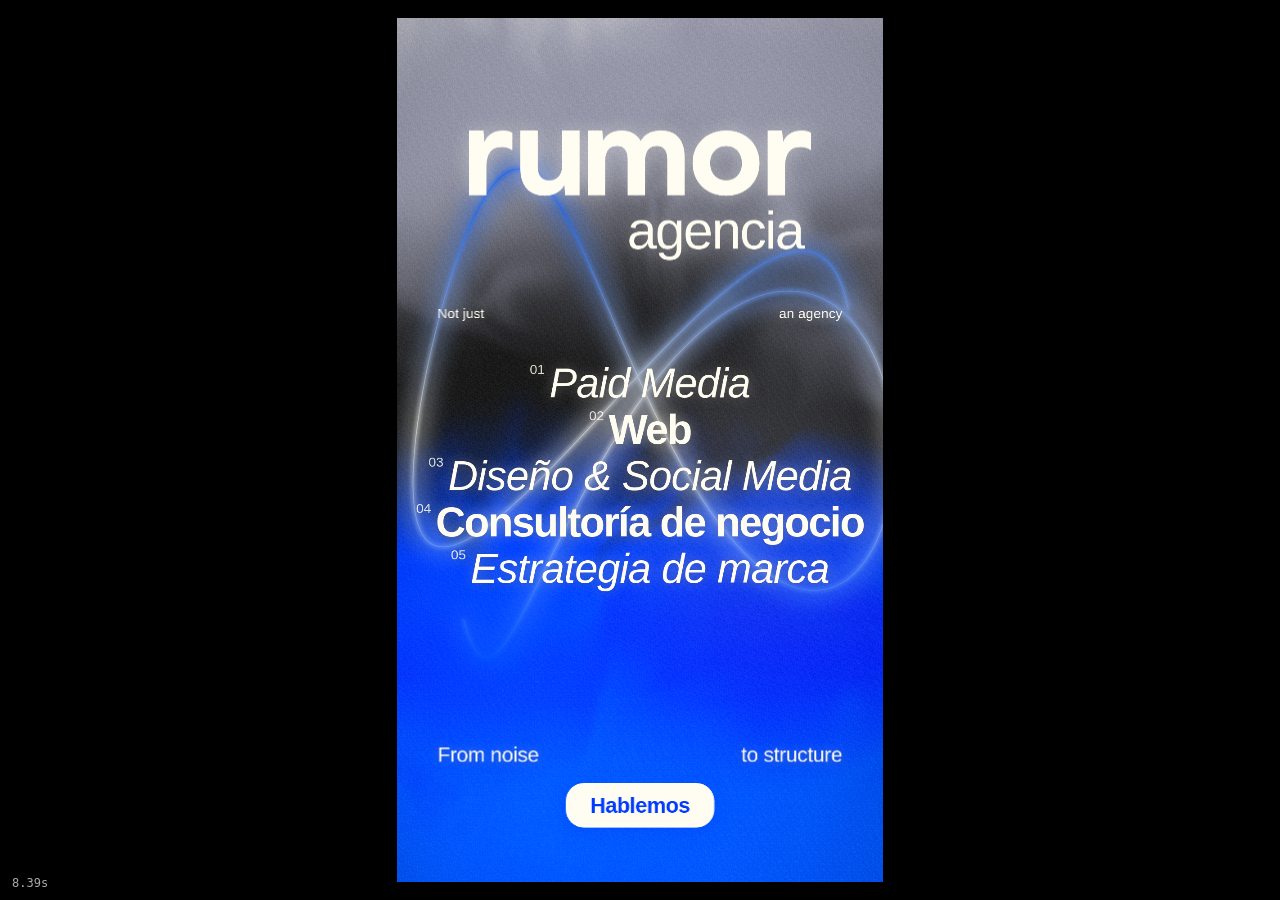
<file: video/index.html>
<!doctype html>
<html lang="es">
<head>
<meta charset="utf-8">
<title>Rumor · Servicios (vertical)</title>
<meta name="viewport" content="width=device-width, initial-scale=1">
<style>
  /* Paleta oficial Rumor 2026 */
  :root {
    --cream: #fffcf1;
    --blue: #003afe;
    --blue-2: #0057ff;
    --black: #191919;
    --W: 1080px;
    --H: 1920px;
  }
  * { box-sizing: border-box; margin: 0; padding: 0; }
  html, body { background: #000; }
  body { display: grid; place-items: center; min-height: 100vh; overflow: hidden; }
  body.capture { display: block; min-height: 0; }

  #stage {
    position: relative; width: var(--W); height: var(--H); overflow: hidden;
    background: var(--black); color: var(--cream);
    font-family: Arial, "Liberation Sans", Helvetica, sans-serif;
    transform-origin: top left;
  }
  #stage canvas { position: absolute; inset: 0; width: 100%; height: 100%; }
  .layer { position: absolute; will-change: opacity, filter, transform; }
  .glow { text-shadow: 0 0 28px rgba(255,252,241,.35), 0 2px 18px rgba(25,25,25,.25); }

  /* --- Cabecera --- */
  #logo { left: 50%; top: 250px; width: 760px; margin-left: -380px; }
  #logo img { width: 100%; display: block; filter: drop-shadow(0 0 22px rgba(255,252,241,.35)); }
  .tag { font-size: 30px; letter-spacing: .01em; top: 640px; }
  #tagL { left: 90px; }
  #tagR { right: 90px; text-align: right; }

  /* --- Servicios --- */
  #services { left: 0; right: 0; top: 760px; text-align: center; }
  .svc { display: block; font-size: 92px; line-height: 1.12; letter-spacing: -.015em; white-space: nowrap; }
  .svc sup { font-size: 30px; font-style: normal; font-weight: 400; vertical-align: 52px; margin-right: 10px; letter-spacing: 0; opacity: .85; }
  .svc.it { font-style: italic; font-weight: 400; }
  .svc.bd { font-weight: 700; letter-spacing: -.035em; }

  /* --- Pie --- */
  .foot { top: 1610px; font-size: 46px; letter-spacing: -.01em; }
  .foot sup { font-size: 24px; vertical-align: 22px; }
  #footL { left: 90px; }
  #footR { right: 90px; text-align: right; }
  #pill {
    left: 50%; top: 1700px; transform: translateX(-50%);
    background: var(--cream); color: var(--blue); border-radius: 40px;
    font-size: 48px; font-weight: 700; padding: 22px 54px; letter-spacing: -.02em;
    box-shadow: 0 10px 40px rgba(0,58,254,.35);
  }

  /* --- Cierre --- */
  #endIso { left: 50%; top: 610px; width: 300px; margin-left: -150px; }
  #endIso img { width: 100%; display: block; filter: drop-shadow(0 0 30px rgba(255,252,241,.45)); }
  #endLine { left: 0; right: 0; top: 1060px; text-align: center; font-size: 76px; line-height: 1.1; letter-spacing: -.02em; }
  #endLine i { font-weight: 400; }
  #endLine b { display: block; font-weight: 700; }
  #endSub { left: 0; right: 0; top: 1300px; text-align: center; font-size: 34px; opacity: .9; }
  #endLogo { left: 50%; top: 1600px; width: 360px; margin-left: -180px; }
  #endLogo img { width: 100%; display: block; }

  #hud { position: fixed; left: 12px; bottom: 10px; color: #aaa; font: 12px monospace; }
  body.capture #hud { display: none; }
</style>
</head>
<body>
<div id="stage">
  <canvas id="bg" width="1080" height="1920"></canvas>
  <canvas id="ribbon" width="1080" height="1920"></canvas>

  <div id="logo" class="layer"><img src="assets/logotipo-agencia-blanco.svg" alt="rumor agencia"></div>
  <div id="tagL" class="layer tag glow">Not just</div>
  <div id="tagR" class="layer tag glow">an agency</div>

  <div id="services" class="layer glow">
    <span class="svc it"><sup>01</sup>Paid Media</span>
    <span class="svc bd"><sup>02</sup>Web</span>
    <span class="svc it"><sup>03</sup>Diseño &amp; Social Media</span>
    <span class="svc bd"><sup>04</sup>Consultoría de negocio</span>
    <span class="svc it"><sup>05</sup>Estrategia de marca</span>
  </div>

  <div id="footL" class="layer foot glow">From noise</div>
  <div id="footR" class="layer foot glow">to structure</div>
  <div id="pill" class="layer">Hablemos</div>

  <div id="endIso" class="layer"><img src="assets/isotipo-blanco.svg" alt="R"></div>
  <div id="endLine" class="layer glow"><i>No vendemos servicios sueltos.</i><b>Vendemos un sistema.</b></div>
  <div id="endSub" class="layer glow">Cada pieza tiene un lugar.</div>
  <div id="endLogo" class="layer"><img src="assets/logotipo-agencia-blanco.svg" alt="rumor agencia"></div>
</div>
<div id="hud"></div>

<script>
const DURATION = 15;            // segundos
const W = 1080, H = 1920;

/* ============ Fondo: difuminado vivo (WebGL) ============ */
const gl = document.getElementById('bg').getContext('webgl', { preserveDrawingBuffer: true, antialias: false });
const VS = `attribute vec2 p; void main(){ gl_Position = vec4(p,0.,1.); }`;
const FS = `
precision highp float;
uniform vec2 res; uniform float t;
vec3 hex(float r,float g,float b){ return vec3(r,g,b)/255.; }
float h(vec2 p){ return fract(sin(dot(p,vec2(127.1,311.7)))*43758.5453); }
float n(vec2 p){ vec2 i=floor(p), f=fract(p); f=f*f*(3.-2.*f);
  return mix(mix(h(i),h(i+vec2(1,0)),f.x), mix(h(i+vec2(0,1)),h(i+vec2(1,1)),f.x), f.y); }
float fbm(vec2 p){ float v=0., a=.5; mat2 m=mat2(1.6,1.2,-1.2,1.6);
  for(int i=0;i<4;i++){ v+=a*n(p); p=m*p; a*=.5; } return v; }
void main(){
  vec2 uv = gl_FragCoord.xy/res;            // y=0 abajo
  vec2 p = vec2(uv.x*res.x/res.y, uv.y)*1.7;
  float s = t*.11;
  vec2 q = vec2(fbm(p+vec2(0.,s)), fbm(p+vec2(5.2,1.3)-s*.7));
  vec2 r = vec2(fbm(p+3.*q+vec2(1.7,9.2)+s*.9), fbm(p+3.*q+vec2(8.3,2.8)-s*.6));
  float w = fbm(p+2.5*r);

  // Eje vertical deformado: arriba niebla crema, centro humo negro, abajo azul Rumor
  float y = uv.y + (w-.5)*.42 + .05*sin(t*.35+uv.x*3.);
  vec3 cream = hex(255.,252.,241.);
  vec3 mist  = hex(150.,152.,170.);   // crema velada con azul
  vec3 black = hex(25.,25.,25.);
  vec3 blue  = hex(0.,58.,254.);
  vec3 blue2 = hex(0.,87.,255.);
  vec3 deep  = hex(5.,30.,254.);

  vec3 c = blue2;
  c = mix(c, deep,  smoothstep(.05,.30,y));
  c = mix(c, blue,  smoothstep(.22,.38,y));
  c = mix(c, black, smoothstep(.36,.56,y));
  c = mix(c, mist,  smoothstep(.58,.86,y));
  c = mix(c, cream, smoothstep(.92,1.15,y)*.55);

  // Manchas de luz que respiran
  float g1 = smoothstep(.65,.0,length((uv-vec2(.25+.12*sin(t*.4),.22+.05*cos(t*.3)))*vec2(1.,1.6)));
  float g2 = smoothstep(.55,.0,length((uv-vec2(.82+.08*cos(t*.33),.48+.07*sin(t*.27)))*vec2(1.,1.4)));
  c = mix(c, blue2*1.15, g1*.45);
  c = mix(c, mist*.9, g2*.28*(1.-smoothstep(.3,.6,uv.y-.2)));
  c += (r.x-.5)*.06;                         // textura de humo

  // Viñeta + grano
  float v = smoothstep(1.25,.35,length((uv-.5)*vec2(1.1,.9)));
  c *= mix(.72,1.,v);
  float gr = h(gl_FragCoord.xy + fract(t*24.)*91.7) - .5;
  c += gr*.075;
  gl_FragColor = vec4(clamp(c,0.,1.),1.);
}`;
function sh(type, src){ const s=gl.createShader(type); gl.shaderSource(s,src); gl.compileShader(s);
  if(!gl.getShaderParameter(s,gl.COMPILE_STATUS)) throw gl.getShaderInfoLog(s); return s; }
const prog = gl.createProgram();
gl.attachShader(prog, sh(gl.VERTEX_SHADER, VS)); gl.attachShader(prog, sh(gl.FRAGMENT_SHADER, FS));
gl.linkProgram(prog); gl.useProgram(prog);
gl.bindBuffer(gl.ARRAY_BUFFER, gl.createBuffer());
gl.bufferData(gl.ARRAY_BUFFER, new Float32Array([-1,-1,1,-1,-1,1,1,1]), gl.STATIC_DRAW);
const loc = gl.getAttribLocation(prog,'p'); gl.enableVertexAttribArray(loc);
gl.vertexAttribPointer(loc,2,gl.FLOAT,false,0,0);
const uRes = gl.getUniformLocation(prog,'res'), uT = gl.getUniformLocation(prog,'t');
gl.uniform2f(uRes, W, H);
function drawBg(t){ gl.viewport(0,0,W,H); gl.uniform1f(uT,t); gl.drawArrays(gl.TRIANGLE_STRIP,0,4); }

/* ============ Cinta de luz (el "garabato" de la referencia) ============ */
const rc = document.getElementById('ribbon').getContext('2d');
function ribbonPts(t){
  const pts = [], N = 420;
  for (let i=0;i<=N;i++){
    const u = i/N, a = u*Math.PI*2*1.35 + t*.18;
    // lazo tipo lissajous que gira lento y respira
    const x = W*.5 + Math.sin(a*1.0 + .6)*W*.46 + Math.sin(a*2.3 + t*.4)*70;
    const y = H*.46 + Math.sin(a*2.0 + t*.12)*H*.21 + Math.cos(a*.7)*H*.08;
    pts.push([x,y]);
  }
  return pts;
}
function strokePath(pts, from, to){
  rc.beginPath();
  const a = Math.floor(from*(pts.length-1)), b = Math.floor(to*(pts.length-1));
  for (let i=a;i<=b;i++){ const [x,y]=pts[i]; i===a?rc.moveTo(x,y):rc.lineTo(x,y); }
  rc.stroke();
}
function drawRibbon(t, alpha){
  rc.clearRect(0,0,W,H);
  if (alpha<=0) return;
  const pts = ribbonPts(t);
  const draw = Math.min(1, ease(clamp01(t/2.6)));       // se dibuja al comienzo
  const tail = 0;
  rc.lineCap = 'round'; rc.lineJoin = 'round';
  const grad = rc.createLinearGradient(0,H*.2,0,H*.75);
  grad.addColorStop(0,'rgba(0,87,255,1)'); grad.addColorStop(.5,'rgba(255,252,241,1)'); grad.addColorStop(1,'rgba(0,87,255,1)');
  rc.strokeStyle = grad;
  rc.globalAlpha = .55*alpha; rc.lineWidth = 34; rc.filter = 'blur(26px)'; strokePath(pts, tail, draw);
  rc.globalAlpha = .55*alpha; rc.lineWidth = 9;  rc.filter = 'blur(5px)';  strokePath(pts, tail, draw);
  rc.globalAlpha = .45*alpha; rc.lineWidth = 2;  rc.filter = 'blur(.6px)'; strokePath(pts, tail, draw);
  rc.filter = 'none'; rc.globalAlpha = 1;
}

/* ============ Línea de tiempo del texto ============ */
const clamp01 = x => Math.max(0, Math.min(1, x));
const ease = x => 1 - Math.pow(1 - x, 3);
// entra en [a, a+d], sale en [b, b+d2]
function env(t, a, d, b = Infinity, d2 = .7){
  return ease(clamp01((t-a)/d)) * (1 - ease(clamp01((t-b)/d2)));
}
function apply(el, k, {dy = 40, blur = 18, base = ''} = {}){
  el.style.opacity = k;
  el.style.filter = k >= .999 ? 'none' : `blur(${(1-k)*blur}px)`;
  el.style.transform = `${base} translateY(${(1-k)*dy}px)`;
  el.style.visibility = k <= .001 ? 'hidden' : 'visible';
}
const $ = id => document.getElementById(id);
const svcs = [...document.querySelectorAll('.svc')];
const OUT = 9.6; // salida del bloque principal

function render(t){
  drawBg(t);
  drawRibbon(t, 1 - .55*ease(clamp01((t-OUT)/1.2)));

  apply($('logo'), env(t, .5, 1.3, OUT, .8), {dy: 30, blur: 26});
  apply($('tagL'), env(t, 1.4, .9, OUT - .1, .7), {dy: 16});
  apply($('tagR'), env(t, 1.55, .9, OUT - .1, .7), {dy: 16});

  svcs.forEach((el, i) => {
    const k = env(t, 2.1 + i*.55, 1.1, OUT - .4 + i*.08, .8);
    apply(el, k, {dy: 50, blur: 22});
    // respiración sutil de tracking mientras está en pantalla
    el.style.letterSpacing = (el.classList.contains('bd') ? -.035 : -.015) + (1-k)*.08 + 'em';
  });

  apply($('footL'), env(t, 5.2, .9, OUT, .7), {dy: 20});
  apply($('footR'), env(t, 5.35, .9, OUT, .7), {dy: 20});
  apply($('pill'), env(t, 5.9, .9, OUT, .7), {dy: 24, base: 'translateX(-50%)'});

  // Cierre
  const iso = env(t, 10.3, 1.2);
  apply($('endIso'), iso, {dy: 0, blur: 30});
  $('endIso').style.transform = `scale(${1.25 - .25*iso})`;
  apply($('endLine'), env(t, 11.0, 1.0), {dy: 30, blur: 20});
  apply($('endSub'), env(t, 11.7, .9), {dy: 20});
  apply($('endLogo'), env(t, 12.4, 1.0), {dy: 20, blur: 16});

  $('hud').textContent = t.toFixed(2) + 's';
}

/* API para el render cuadro a cuadro */
window.DURATION = DURATION;
window.seek = t => { render(t); return true; };

const capture = new URLSearchParams(location.search).has('capture');
if (capture) {
  document.body.classList.add('capture');
  render(0);
} else {
  // Vista previa: escalar a la ventana y reproducir en loop
  const fit = () => { const s = Math.min(innerWidth/W, innerHeight/H) * .96;
    $('stage').style.transform = `scale(${s})`; $('stage').style.marginRight = `${W*(s-1)}px`;
    $('stage').style.marginBottom = `${H*(s-1)}px`; };
  addEventListener('resize', fit); fit();
  const t0 = performance.now();
  (function loop(){ render(((performance.now()-t0)/1000) % DURATION); requestAnimationFrame(loop); })();
}
</script>
</body>
</html>
</file>
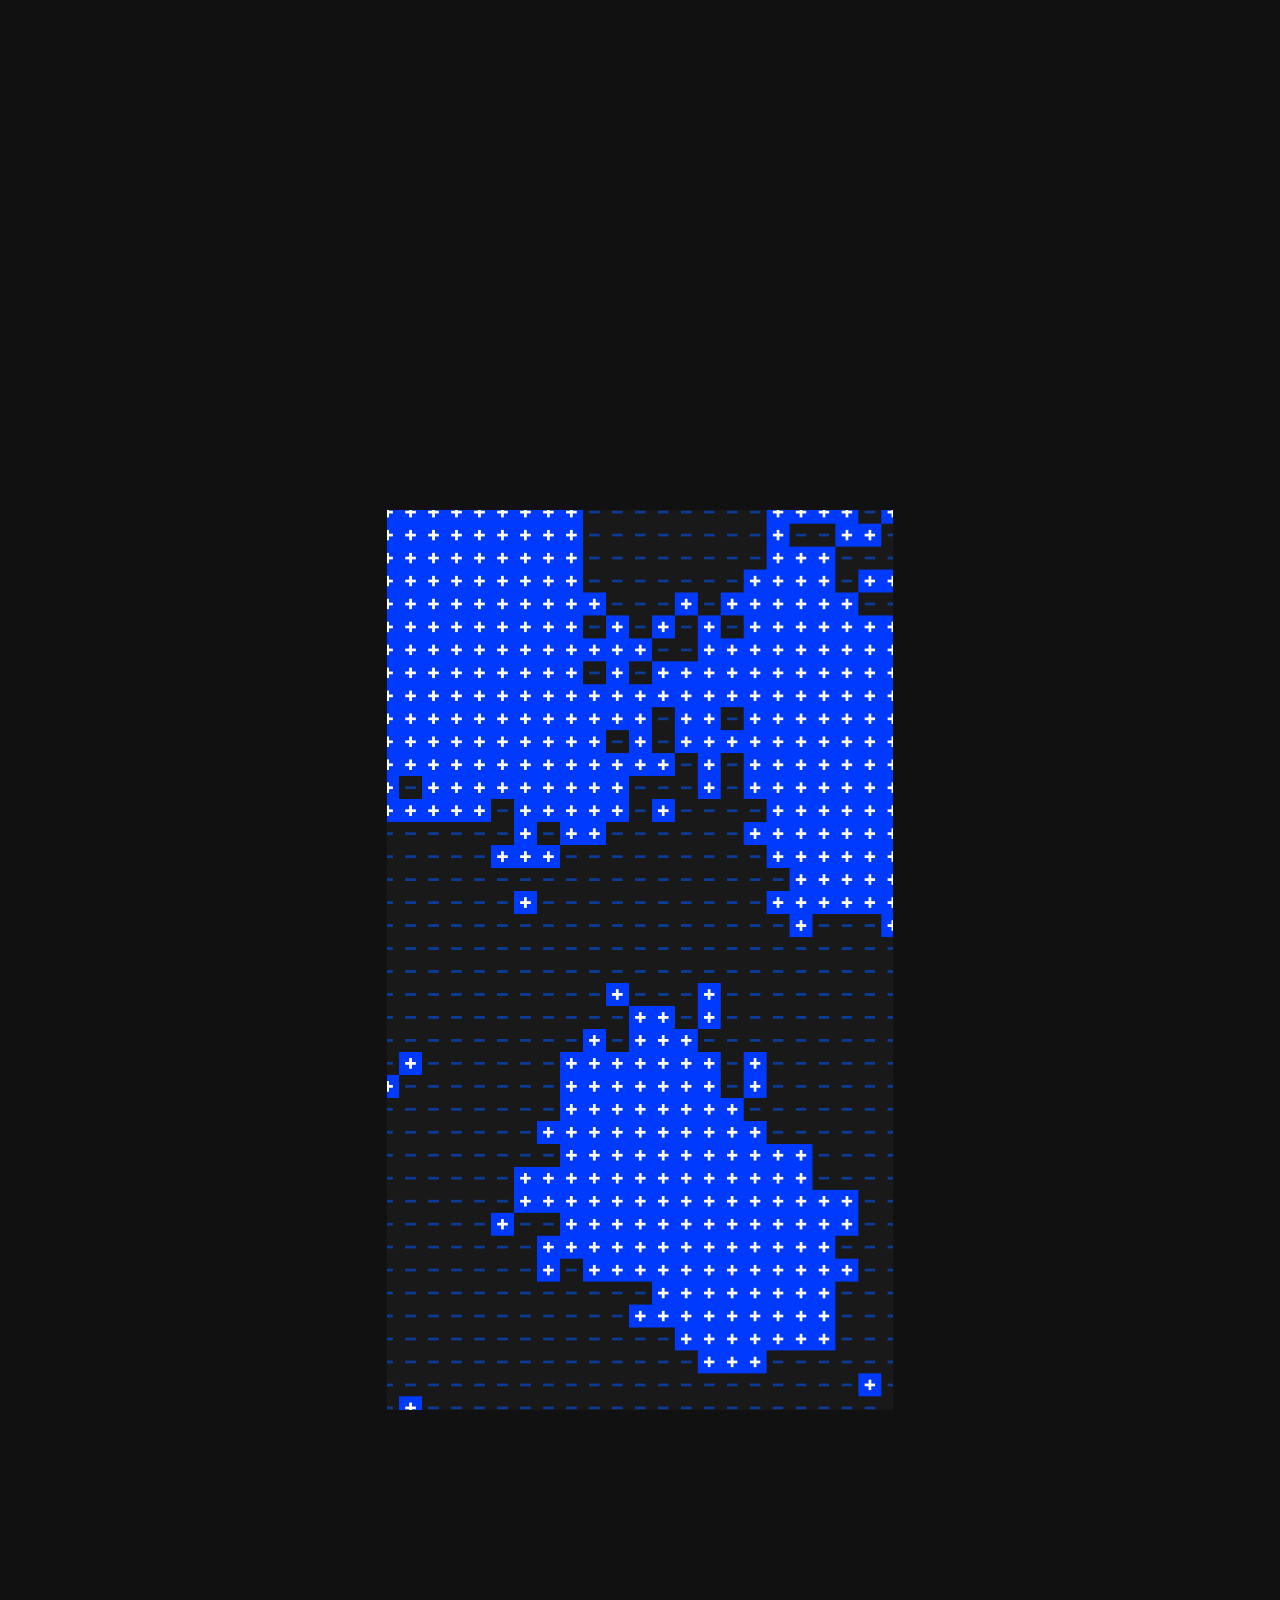
<file: video/bf-fondo/index.html>
<!doctype html>
<html lang="es">
<head>
<meta charset="utf-8">
<title>Fondo Black Friday</title>
<style>
  html,body{margin:0;background:#111}
  body{display:grid;place-items:center;min-height:100vh}
  #stage{width:1080px;height:1920px;position:relative;background:#191919;overflow:hidden}
  #stage canvas{display:block;width:100%;height:100%}
  body:not(.capture) #stage{transform:scale(calc(100vh / 1920px));transform-origin:center}
  @media (max-aspect-ratio:9/16){body:not(.capture) #stage{transform:scale(calc(100vw / 1080px))}}
</style>
</head>
<body>
<div id="stage"><canvas width="1080" height="1920"></canvas></div>
<script src="grid.js"></script>
<script>
/* Fondo animado del hero de la Checklist Black Friday (grilla booleana Rumor),
   adaptado a 1080×1920 para reel. Misma lógica, temas y bucle de 12 s que el artefacto.
   Parámetros de URL:
     ?modo=pleno   manchas en todo el cuadro (default)
     ?modo=centro  centro más oscuro, para poner encima al sujeto o al artefacto
     ?intro=1      agrega el arranque "cargando" de 1,4 s antes del bucle
     ?capture      sin escalado (lo usa render.cjs) */
(function () {
  'use strict';
  var Q = new URLSearchParams(location.search);
  if (Q.has('capture')) document.body.classList.add('capture');
  var MODO = Q.get('modo') || 'pleno';
  // ?w=1920&h=1080 para la versión horizontal (por defecto 1080×1920)
  var SW = +(Q.get('w') || 1080), SH = +(Q.get('h') || 1920), stage = document.getElementById('stage'), cv = stage.querySelector('canvas');
  stage.style.width = SW + 'px'; stage.style.height = SH + 'px'; cv.width = SW; cv.height = SH;
  if (!Q.has('capture')) stage.style.transform = 'scale(' + Math.min(innerWidth / SW, innerHeight / SH) + ')';
  var WITH_INTRO = Q.get('intro') === '1';
  var G = RumorGrid(document.querySelector('#stage canvas'), { modo: MODO });
  var draw = G.draw, CYCLE = G.CYCLE, INTRO = G.INTRO, STEPS = G.STEPS;

  /* Tiempo determinista: seek(seg) dibuja el cuadro exacto (lo usa render.cjs).
     Se dibuja a 12 pasos por segundo, igual que el artefacto (estética "digital"). */
  window.DURATION = (WITH_INTRO ? INTRO : 0) + CYCLE;
  window.seek = function (sec) {
    if (WITH_INTRO && sec < INTRO) return draw(0, Math.floor(sec / INTRO * 24) / 24);
    var lt = ((sec - (WITH_INTRO ? INTRO : 0)) % CYCLE) / CYCLE;
    draw(Math.floor(lt * STEPS) / STEPS, -1);
  };

  if (!Q.has('capture')) {
    var t0 = performance.now();
    (function loop(ts) { window.seek(((ts - t0) / 1000) % window.DURATION); requestAnimationFrame(loop); })(t0);
  } else window.seek(0);
})();
</script>
</body>
</html>
</file>
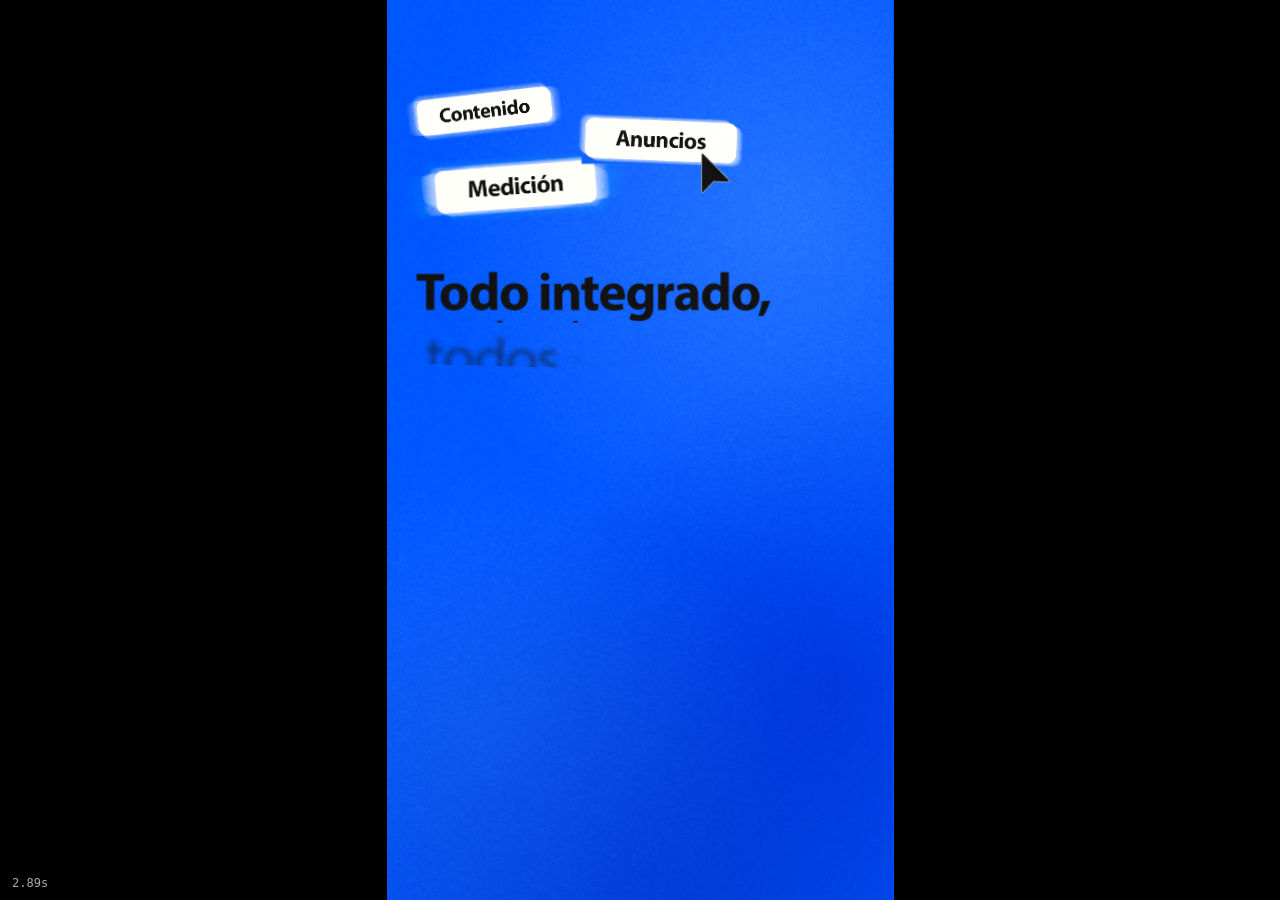
<file: video/integrado/index.html>
<!doctype html>
<html lang="es">
<head>
<meta charset="utf-8">
<title>Todo integrado · Gemini</title>
<meta name="viewport" content="width=device-width, initial-scale=1">
<style>
  :root { --blue: #0056ff; --cream: #fffcf1; }
  * { box-sizing: border-box; margin: 0; padding: 0; }
  html, body { background: #000; }
  body { display: grid; place-items: center; min-height: 100vh; overflow: hidden; }
  body.capture { display: block; min-height: 0; }
  #stage { position: relative; width: 1080px; height: 1920px; overflow: hidden; background: var(--blue); transform-origin: top left; }
  #bg { position: absolute; inset: 0; }
  #world { position: absolute; inset: 0; transform-origin: 50% 45%; }
  .L { position: absolute; display: block; will-change: transform, opacity, filter; transform-origin: center; }
  .L img { display: block; width: 100%; height: 100%; }
  .shine { position: absolute; inset: 0; pointer-events: none; mix-blend-mode: overlay; opacity: 0;
    background: linear-gradient(105deg, transparent 35%, rgba(255,255,255,.95) 50%, transparent 65%) no-repeat;
    background-size: 250% 100%; -webkit-mask-size: 100% 100%; mask-size: 100% 100%; }
  .dot { position: absolute; border-radius: 50%; background: var(--cream); }
  #ripple { position: absolute; border-radius: 50%; border: 4px solid var(--cream); opacity: 0; }
  #grain { position: absolute; inset: -40px; pointer-events: none; opacity: .07; mix-blend-mode: overlay; }
  #hud { position: fixed; left: 12px; bottom: 10px; color: #aaa; font: 12px monospace; }
  body.capture #hud { display: none; }
</style>
</head>
<body>
<svg width="0" height="0" style="position:absolute">
  <defs id="filters"></defs>
</svg>
<div id="stage">
  <canvas id="bg" width="1080" height="1920"></canvas>
  <div id="world"></div>
  <canvas id="grain" width="580" height="1000"></canvas>
</div>
<div id="hud"></div>
<script src="layers/layers.js"></script>
<script>
const DURATION = 10;
const W = 1080, H = 1920;
const L = window.LAYERS;
const $ = id => document.getElementById(id);
const clamp01 = x => Math.max(0, Math.min(1, x));
const lerp = (a, b, k) => a + (b - a) * k;
const easeOut = x => 1 - Math.pow(1 - x, 3);
const easeOut5 = x => 1 - Math.pow(1 - x, 5);
const easeInOut = x => x < .5 ? 4*x*x*x : 1 - Math.pow(-2*x + 2, 3) / 2;
const back = (x, s = 1.7) => { x = x - 1; return x*x*((s+1)*x + s) + 1; };
// resorte amortiguado: 0 → 1 con rebote
const spring = (x, f = 4.2, d = 6) => x <= 0 ? 0 : 1 - Math.exp(-d*x) * Math.cos(f*Math.PI*x);
const prog = (t, a, d) => clamp01((t - a) / d);

/* ---------- capas ---------- */
const world = $('world');
const EL = {};
const ORDER = ['samana', 'natal', 'aruba', 'r', 'chat1', 'chat2', 'chat3',
  'titulo1_w0', 'titulo1_w1', 'titulo2_w0', 'titulo2_w1', 'titulo2_w2', 'bajada_l0', 'bajada_l1',
  'medicion', 'contenido', 'anuncios', 'cursor'];
const defs = $('filters');
for (const name of ORDER) {
  const m = L[name];
  const d = document.createElement('div');
  d.className = 'L'; d.id = 'L-' + name;
  Object.assign(d.style, { left: m.x + 'px', top: m.y + 'px', width: m.w + 'px', height: m.h + 'px' });
  d.innerHTML = `<img src="layers/${name}.png" alt="">`;
  // desenfoque de movimiento direccional (SVG)
  defs.insertAdjacentHTML('beforeend',
    `<filter id="mb-${name}" x="-60%" y="-60%" width="220%" height="220%"><feGaussianBlur stdDeviation="0 0"/></filter>`);
  world.appendChild(d);
  EL[name] = { el: d, m, blur: defs.lastElementChild.firstElementChild };
}
// brillo sobre las promos
for (const name of ['samana', 'aruba', 'natal']) {
  const s = document.createElement('div');
  s.className = 'shine';
  s.style.webkitMaskImage = s.style.maskImage = `url(layers/${name}.png)`;
  EL[name].el.appendChild(s);
  EL[name].shine = s;
}
// puntos de "escribiendo"
const dots = L._dots.map(([x, y, d]) => {
  const e = document.createElement('div');
  e.className = 'dot';
  const r = 7.5;
  Object.assign(e.style, { left: (x - L.chat3.x - r) + 'px', top: (y - L.chat3.y - r) + 'px', width: 2*r + 'px', height: 2*r + 'px' });
  EL.chat3.el.appendChild(e);
  return e;
});
const ripple = document.createElement('div');
ripple.id = 'ripple';
world.insertBefore(ripple, EL.cursor.el);

/* aplica estado a una capa */
function set(name, { x = 0, y = 0, s = 1, sx = 1, sy = 1, r = 0, o = 1, blur = 0, mbx = 0, mby = 0, origin } = {}) {
  const { el, blur: fb } = EL[name];
  el.style.opacity = o;
  el.style.visibility = o <= .001 ? 'hidden' : 'visible';
  if (origin) el.style.transformOrigin = origin;
  el.style.transform = `translate(${x}px, ${y}px) rotate(${r}deg) scale(${s * sx}, ${s * sy})`;
  const filt = [];
  if (mbx > .3 || mby > .3) { fb.setAttribute('stdDeviation', `${mbx.toFixed(2)} ${mby.toFixed(2)}`); filt.push(`url(#mb-${name})`); }
  if (blur > .2) filt.push(`blur(${blur.toFixed(2)}px)`);
  el.style.filter = filt.length ? filt.join(' ') : 'none';
}
const float = (t, ph, ax = 4, ay = 6, sp = 1) => ({
  x: Math.sin(t * .9 * sp + ph) * ax, y: Math.cos(t * 1.1 * sp + ph * 1.3) * ay, r: Math.sin(t * .7 * sp + ph) * .6 });

/* ---------- fondo vivo ---------- */
const bg = $('bg').getContext('2d');
function blob(x, y, r, c0, c1) {
  const g = bg.createRadialGradient(x, y, 0, x, y, r);
  g.addColorStop(0, c0); g.addColorStop(1, c1);
  bg.fillStyle = g; bg.fillRect(0, 0, W, H);
}
function drawBg(t) {
  bg.fillStyle = '#0056ff'; bg.fillRect(0, 0, W, H);
  blob(540 + Math.sin(t*.45)*320, 380 + Math.cos(t*.35)*160, 760, 'rgba(70,140,255,.55)', 'rgba(70,140,255,0)');
  blob(880 + Math.cos(t*.4)*180, 1250 + Math.sin(t*.5)*220, 680, 'rgba(0,40,210,.55)', 'rgba(0,40,210,0)');
  blob(160 + Math.sin(t*.3+2)*160, 1500 + Math.cos(t*.42)*200, 620, 'rgba(40,120,255,.45)', 'rgba(40,120,255,0)');
  blob(540, 1960, 900, 'rgba(0,30,170,.45)', 'rgba(0,30,170,0)');
}
// grano animado
const gc = $('grain').getContext('2d');
const grainFrames = [];
for (let i = 0; i < 6; i++) {
  const id = gc.createImageData(580, 1000);
  for (let p = 0; p < id.data.length; p += 4) { const v = Math.random() * 255; id.data[p] = id.data[p+1] = id.data[p+2] = v; id.data[p+3] = 255; }
  grainFrames.push(id);
}
$('grain').style.width = (W + 80) + 'px'; $('grain').style.height = (H + 80) + 'px';

/* ---------- guion ---------- */
// sonidos: [tiempo, nombre, ganancia, paneo]
const T = {
  contenido: .25, anuncios: .42, medicion: .59,
  cursorIn: .95, click: 1.75,
  t1: 2.2, t2: 2.75, baj: 3.35,
  r: 4.1,
  chat1: 4.75, chat2: 5.45, chat3: 6.15,
  aruba: 6.75, sides: 7.05,
  shine: 8.1,
};
window.SFX = [
  [T.contenido - .12, 'whoosh', .55, -.4], [T.anuncios - .12, 'whoosh', .5, .4], [T.medicion - .12, 'whoosh', .5, -.3],
  [T.cursorIn + .1, 'swish', .25, .5], [T.click, 'click', .9, .2],
  [T.t1 - .05, 'swish', .35, 0], [T.t2 - .05, 'swish', .3, 0], [T.baj, 'tick', .4, 0], [T.baj + .18, 'tick', .35, 0],
  [T.r - .02, 'impact', .85, -.3],
  [T.chat1, 'pop_in', .7, .3], [T.chat2, 'pop_in', .7, .2], [T.chat3, 'pop_typing', .6, .35],
  [T.aruba - .15, 'whoosh_long', .6, 0], [T.sides, 'whoosh', .45, -.5], [T.sides + .1, 'whoosh', .45, .5],
  [T.shine, 'shimmer', .35, 0],
];

/* card de servicio que entra deslizando con desenfoque de movimiento */
function slideCard(name, t, t0, dir, ph) {
  const k = prog(t, t0, .75);
  const sp = spring(k, 2.2, 6.5);
  const vel = Math.abs(spring(prog(t + 1/60, t0, .75), 2.2, 6.5) - sp) * 60;
  const dx = (1 - sp) * dir * 900;
  const f = float(t, ph, 5, 7);
  const settle = clamp01((t - t0 - .6) / .8);
  set(name, {
    x: dx + f.x * settle, y: f.y * settle, r: (1 - sp) * dir * -9 + f.r * settle,
    sx: 1 + Math.min(vel * .05, .25), sy: 1 - Math.min(vel * .02, .08),
    o: clamp01(k * 6), mbx: Math.min(vel * 30, 46),
  });
  return f;
}

function render(t) {
  drawBg(t);
  gc.putImageData(grainFrames[Math.floor(t * 24) % grainFrames.length], 0, 0);
  $('grain').style.transform = `translate(${-((t*24|0)%7)*5}px, ${-((t*24|0)%5)*6}px) scale(2)`;
  $('grain').style.transformOrigin = '0 0';

  // cámara: push-in lento + micro sacudón en el impacto de las promos
  const shake = Math.exp(-Math.max(t - T.aruba - .35, 0) * 9) * (t > T.aruba + .35 ? 1 : 0);
  world.style.transform = `translate(${Math.sin(t*43)*3*shake}px, ${Math.cos(t*37)*4*shake}px) scale(${1.0 + t * .0035})`;

  /* 1. Servicios */
  slideCard('contenido', t, T.contenido, -1, 0);
  // Anuncios: además se hunde al click
  const fa = slideCard('anuncios', t, T.anuncios, 1, 1.7);
  const pk = prog(t, T.click, .7);
  if (t >= T.click) {
    const press = Math.sin(Math.min(pk * 4, 1) * Math.PI) * .07; // hundida rápida
    const rebound = pk > .25 ? (1 - spring((pk - .25) / .75, 3, 5)) * -.02 : 0;
    const e = EL.anuncios.el;
    e.style.transform += ` scale(${1 - press + rebound})`;
    e.style.filter = `drop-shadow(0 0 ${30 * Math.sin(pk * Math.PI)}px rgba(255,252,241,.9))`;
  }
  slideCard('medicion', t, T.medicion, -1, 3.1);

  /* cursor: entra en curva, hace click, queda flotando */
  const ck = easeInOut(prog(t, T.cursorIn, .75));
  const p0 = [560, 520], p1 = [-120, 160], p2 = [0, 0]; // offsets respecto a la posición final
  const bz = (a, b, c, u) => (1-u)*(1-u)*a + 2*(1-u)*u*b + u*u*c;
  const cx = bz(p0[0], p1[0], p2[0], ck), cy = bz(p0[1], p1[1], p2[1], ck);
  const cs = t >= T.click ? 1 - Math.sin(Math.min(prog(t, T.click, .18), 1) * Math.PI) * .2 : 1;
  const cf = float(t, 4, 3, 4) ;
  const cset = clamp01((t - T.click - .3) / .6);
  set('cursor', { x: cx + cf.x * cset + fa.x * 0, y: cy + cf.y * cset, s: cs, r: (1-ck) * -18, o: clamp01(prog(t, T.cursorIn, .2)),
    origin: '0 0', mbx: 0 });
  // onda del click
  const rk = prog(t, T.click, .55);
  const rr = 10 + easeOut(rk) * 70;
  Object.assign(ripple.style, { left: (L.cursor.x + 2 - rr) + 'px', top: (L.cursor.y + 2 - rr) + 'px',
    width: 2*rr + 'px', height: 2*rr + 'px', opacity: t >= T.click ? (1 - rk) * .9 : 0, borderWidth: (5 * (1 - rk) + 1) + 'px' });

  /* 2. Título: palabras que suben desde una máscara con desenfoque */
  const words = [['titulo1_w0', T.t1], ['titulo1_w1', T.t1 + .14], ['titulo2_w0', T.t2], ['titulo2_w1', T.t2 + .11], ['titulo2_w2', T.t2 + .22]];
  for (const [name, t0] of words) {
    const k = prog(t, t0, .8);
    const e = easeOut5(k);
    const h = L[name].h;
    set(name, { y: (1 - e) * h * .9, r: (1 - e) * 4, o: clamp01(k * 3), blur: (1 - e) * 14, mby: 0, origin: '0 100%' });
    // máscara: sólo se ve lo que está por encima de la línea base final
    EL[name].el.style.clipPath = `inset(-60px -40px ${((1 - e) * h * .9).toFixed(1)}px -40px)`;
  }
  // tras entrar, "integrado," da un pulso
  const pulse = Math.sin(clamp01((t - T.t1 - .75) / .4) * Math.PI) * .04;
  if (pulse > 0) EL.titulo1_w1.el.style.transform += ` scale(${1 + pulse})`;

  /* bajada: línea por línea */
  [['bajada_l0', T.baj], ['bajada_l1', T.baj + .18]].forEach(([name, t0]) => {
    const k = prog(t, t0, .7), e = easeOut5(k);
    set(name, { y: (1 - e) * 26, o: clamp01(k * 2), blur: (1 - e) * 8 });
    EL[name].el.style.clipPath = `inset(0 ${(1 - easeOut(clamp01(k * 1.4))) * 100}% -10px 0)`;
  });

  /* 3. R de Rumor: entra girando con rebote y destello */
  const rk2 = prog(t, T.r, 1.0);
  const rs = spring(rk2, 2.6, 5.5);
  const rf = float(t, 2.2, 2, 4, .8);
  const rset = clamp01((t - T.r - .8) / .8);
  set('r', { s: .2 + .8 * rs, r: (1 - rs) * -90 + rf.r * rset, y: rf.y * rset, o: clamp01(rk2 * 5), blur: (1 - easeOut(clamp01(rk2 * 2.5))) * 16 });
  const glow = Math.exp(-Math.max(t - T.r - .15, 0) * 5) * (t > T.r ? 1 : 0);
  if (glow > .01) EL.r.el.style.filter = (EL.r.el.style.filter === 'none' ? '' : EL.r.el.style.filter + ' ') + `drop-shadow(0 0 ${40 * glow}px rgba(255,252,241,${.9 * glow}))`;

  /* 4. Chat: burbujas que "pop" desde la derecha */
  [['chat1', T.chat1, 0], ['chat2', T.chat2, .7], ['chat3', T.chat3, 1.4]].forEach(([name, t0, ph]) => {
    const k = prog(t, t0, .7);
    const s = spring(k, 2.4, 6);
    const f = float(t, ph + 5, 0, 3, .9);
    const st = clamp01((t - t0 - .5) / .6);
    set(name, { s: .3 + .7 * s, y: (1 - s) * 40 + f.y * st, o: clamp01(k * 5), origin: '100% 100%' });
  });
  // tres puntos rebotando
  dots.forEach((d, i) => {
    const ph = ((t - T.chat3) * 1.6 - i * .18) % 1;
    const b = t > T.chat3 + .2 ? Math.max(0, Math.sin(Math.max(ph, 0) * Math.PI * 2)) : 0;
    d.style.transform = `translateY(${-b * 9}px)`;
    d.style.opacity = .55 + b * .45;
  });

  /* 5. Promos: Aruba sube desde abajo, las otras se abren desde detrás */
  const ak = prog(t, T.aruba, .9);
  const as = spring(ak, 2, 5.5);
  const avel = Math.abs(spring(prog(t + 1/60, T.aruba, .9), 2, 5.5) - as) * 60;
  const af = float(t, 6, 0, 5, .7);
  const ast = clamp01((t - T.aruba - .8) / .8);
  set('aruba', { y: (1 - as) * 760 + af.y * ast, o: clamp01(ak * 6), mby: Math.min(avel * 26, 40), r: (1 - as) * 4 });
  [['samana', -1, 9], ['natal', 1, 11]].forEach(([name, dir, ph]) => {
    const k = prog(t, T.sides, .9);
    const s = spring(k, 2, 5.5);
    const vel = Math.abs(spring(prog(t + 1/60, T.sides, .9), 2, 5.5) - s) * 60;
    const f = float(t, ph, 3, 6, .7);
    const st = clamp01((t - T.sides - .8) / .8);
    set(name, { x: (1 - s) * -dir * 210 + f.x * st, y: (1 - s) * 120 + f.y * st, r: (1 - s) * -dir * 14 + f.r * st,
      o: clamp01(k * 4), mbx: Math.min(vel * 24, 34) });
  });
  // brillo que cruza las promos
  ['samana', 'aruba', 'natal'].forEach((name, i) => {
    const k = prog(t, T.shine + i * .12, .9);
    const s = EL[name].shine;
    s.style.opacity = k > 0 && k < 1 ? .85 : 0;
    s.style.backgroundPosition = `${lerp(130, -30, easeInOut(k))}% 0`;
  });

  $('hud').textContent = t.toFixed(2) + 's';
}

/* API para el render cuadro a cuadro */
window.DURATION = DURATION;
window.seek = t => render(t);
const capture = location.search.includes('capture');
if (capture) document.body.classList.add('capture');
else {
  const fit = () => { const s = Math.min(innerWidth / W, innerHeight / H); $('stage').style.transform = `scale(${s})`;
    $('stage').style.marginRight = (W * s - W) + 'px'; $('stage').style.marginBottom = (H * s - H) + 'px'; };
  addEventListener('resize', fit); fit();
  const t0 = performance.now();
  (function loop() { render(((performance.now() - t0) / 1000) % DURATION); requestAnimationFrame(loop); })();
}
</script>
</body>
</html>
</file>
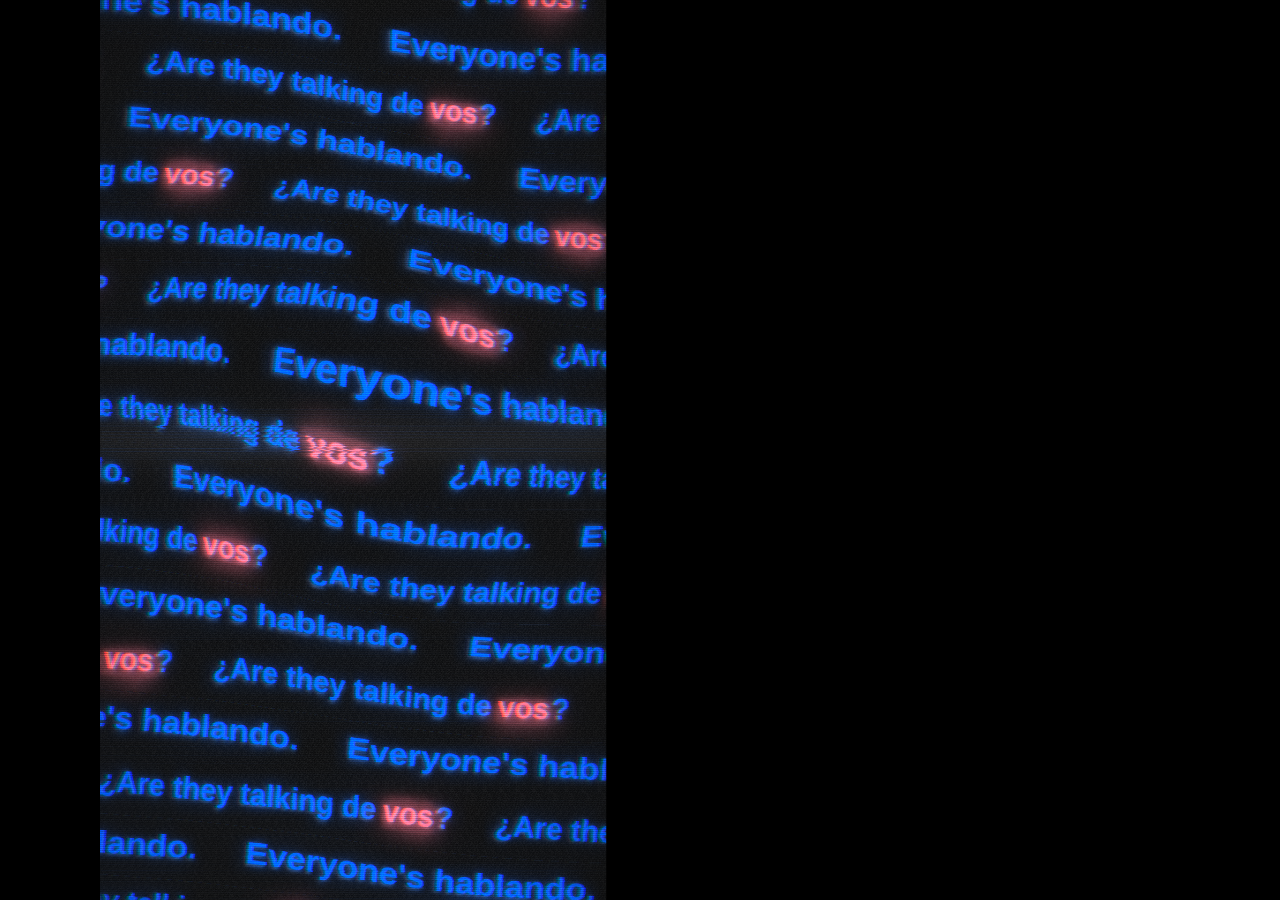
<file: video/rumor-talking/index.html>
<!doctype html>
<html lang="es">
<head>
<meta charset="utf-8">
<title>Rumor · Everyone's talking (reel)</title>
<meta name="viewport" content="width=device-width, initial-scale=1">
<style>
  * { box-sizing: border-box; margin: 0; padding: 0; }
  html, body { background: #000; }
  body { display: grid; place-items: center; min-height: 100vh; overflow: hidden; }
  body.capture { display: block; min-height: 0; }
  #stage { position: relative; width: 1080px; height: 1920px; overflow: hidden; transform-origin: top left; }
  #stage canvas { position: absolute; inset: 0; width: 100%; height: 100%; display: block; }
</style>
</head>
<body>
<div id="stage"><canvas id="gl" width="1080" height="1920"></canvas></div>
<script>
/* ============================================================
   Rumor · "Everyone's talking. Are they talking about you?"
   - 3 momentos (inglés → español → spanglish), 4 s cada uno.
     En cada momento: deformado → CALMA (se lee) → deformado. El cambio de idioma
     ocurre mientras está deformado, así no se nota el corte.
   - La frase va partida en dos renglones que se alternan.
   - Post-proceso de pantalla retro (CRT): resplandor, aberración cromática,
     líneas de barrido, temblor horizontal, parpadeo y grano. Sin marco.
   Versiones: ?bg=black (default) | ?bg=cream. Loop perfecto de DURATION s.
   ============================================================ */
const SEG = 4;                      // segundos por idioma
const LANGS = [
  // cada idioma: dos renglones que se alternan; [antes, ACENTO, después]
  [["Everyone's talking.", "", ""], ["Are they talking about ", "you", "?"]],   // inglés
  [["Todos hablan.", "", ""],       ["¿Hablan de ", "vos", "?"]],               // español
  [["Everyone's hablando.", "", ""], ["¿Are they talking de ", "vos", "?"]],    // spanglish
];
const DURATION = SEG * LANGS.length;

// --- Paleta Rumor ---
const hex = h => [1,3,5].map(i => parseInt(h.slice(i, i + 2), 16) / 255);
const PAL = {
  black: hex('#191919'), cream: hex('#fffcf1'),
  blue: hex('#003afe'), blue2: hex('#0057ff'),
  crimson: hex('#fd6e88'),   // acento crimson pink
};
const params = new URLSearchParams(location.search);
const MODE = params.get('bg') === 'cream' ? 'cream' : 'black';
const mixc = (a, b, k) => a.map((v, i) => v * (1 - k) + b[i] * k);
// fondo, tinta principal, tinta secundaria (capa suave de atrás), acento
const THEME = MODE === 'cream'
  ? { bg: PAL.cream, inkA: PAL.blue, inkB: PAL.black, accent: PAL.crimson, light: 0 }
  : { bg: PAL.black, inkA: PAL.blue2, inkB: mixc(PAL.blue2, PAL.cream, 0.4), accent: PAL.crimson, light: 1 };

// Tamaño: vertical 1080×1920 por defecto; horizontal con ?w=1920&h=1080
const SW = Number(params.get('w') || 1080), SH = Number(params.get('h') || 1920);
{ const st = document.getElementById('stage'), c = document.getElementById('gl');
  st.style.width = SW + 'px'; st.style.height = SH + 'px'; c.width = SW; c.height = SH; }
if (params.has('capture')) document.body.classList.add('capture');
else {
  const fit = () => { const s = Math.min(innerWidth / SW, innerHeight / SH);
    document.getElementById('stage').style.transform = `scale(${s})`;
    document.getElementById('stage').style.marginBottom = `${SH * (s - 1)}px`; };
  fit(); addEventListener('resize', fit);
}

// ---------- Texturas de texto (una por idioma, mosaico sin costuras) ----------
const TEX = 4096;
function buildTextTexture(rowsDef) {
  const c = document.createElement('canvas');
  c.width = c.height = TEX;
  const x = c.getContext('2d');
  x.fillStyle = '#000'; x.fillRect(0, 0, TEX, TEX);
  const ROWS = 20;                       // ≈205 texeles por fila -> interlineado amplio
  const rowH = TEX / ROWS;
  x.font = 'bold 104px Arial, "Liberation Sans", Helvetica, sans-serif';
  x.textBaseline = 'middle';
  const GAP = 150;
  for (let r = 0; r < ROWS; r++) {
    const segs = rowsDef[r % rowsDef.length];
    const w = segs.reduce((a, s) => a + x.measureText(s).width, 0) + GAP;
    const n = Math.max(1, Math.round(TEX / w));
    const sx = TEX / (n * w);
    const shift = ((r * 0.37) % 1) * w;
    const y = r * rowH + rowH / 2;
    for (let k = -1; k <= n; k++) {
      let px = k * w + shift;
      segs.forEach((s, i) => {
        if (!s) return;
        x.fillStyle = i === 1 ? '#00ff00' : '#ff0000';   // R = texto, G = acento
        x.setTransform(sx, 0, 0, 1, 0, 0);
        x.fillText(s, px, y);
        px += x.measureText(s).width;
      });
    }
    x.setTransform(1, 0, 0, 1, 0, 0);
  }
  return c;
}

// ---------- WebGL ----------
const cv = document.getElementById('gl');
const gl = cv.getContext('webgl', { preserveDrawingBuffer: true, antialias: false });
const W = cv.width, H = cv.height, FBO = 2048;

const VS = `attribute vec2 p; void main(){ gl_Position = vec4(p, 0., 1.); }`;

/* ---- Pasada 1: escena (texto deformado) ---- */
const FS_SCENE = `
precision highp float;
uniform sampler2D texA, texB;   // idioma actual y siguiente
uniform float langMix;          // 0 = texA, 1 = texB
uniform vec2 res;
uniform float ph;               // fase del loop 0..1
uniform float amp;              // intensidad de la deformación (0.1 calma … 1 máximo)
uniform vec3 bg, inkA, inkB, accent;
uniform float light;
uniform float glitch;           // 0..1 en el cambio de idioma
uniform float ondas;            // 1 = variante con remolinos localizados (?ondas=1)
const float TAU = 6.2831853;
const float TEX = 4096.;
float LM;                       // mezcla de idioma por pixel (en bloques durante el glitch)
float hash(vec2 p){ return fract(sin(dot(p, vec2(127.1, 311.7))) * 43758.5453); }

vec2 rot(vec2 v, float a){ float c = cos(a), s = sin(a); return vec2(c*v.x - s*v.y, s*v.x + c*v.y); }

vec2 vortex(vec2 q, vec2 c, float R, float spin, float mag, inout float depth){
  vec2 d = q - c;
  float k = exp(-dot(d, d) / (R * R));
  d = rot(d, spin * k);
  d *= mix(1., 1. / mag, k);
  depth += k * (mag < 1. ? -(1. - mag) : 0.);
  return c + d;
}

// Remolino localizado como el video de referencia: gira en círculos y ondula en anillos,
// solo dentro de su radio. Fuera de él, el texto queda calmo y legible.
vec2 swirl(vec2 q, vec2 c, float R, float str, float a){
  vec2 d = q - c;
  float r = length(d);
  float k = exp(-r * r / (R * R));
  d = rot(d, str * 1.9 * k * k);
  d += (r > 1. ? d / r : vec2(0.)) * 16. * str * k * sin(r * 0.028 - a * 6.);
  return c + d;
}

vec2 warp(vec2 p, float a, out float depth){
  depth = 0.;
  vec2 q = p;
  float s1 = sin(a), c1 = cos(a), s2 = sin(2. * a);
  // ondas líquidas (40% menos que antes y casi nulas en la calma)
  q.x += amp * (28. * sin(q.y * 0.0042 + 2. * a + 1.3) + 5. * sin(q.y * 0.008 - 3. * a));
  q.y += amp * (24. * sin(q.x * 0.0037 - 2. * a) + 4. * cos(q.x * 0.009 + 3. * a));
  // curvas amplias y orgánicas que nunca se apagan del todo (nada queda perfectamente recto)
  q.x += (12. + 22. * amp) * sin(q.y * 0.0016 + a + 0.4);
  q.y += (10. + 18. * amp) * sin(q.x * 0.0021 - a + 2.) + 6. * sin(q.x * 0.0011 + 2. * a);
  q = rot(q, -0.035 + 0.02 * sin(a));                       // leve inclinación que respira
  // hundimiento suave y redondo (sin picos)
  vec2 ct = vec2(180. * c1, -120. + 220. * s1);
  q = vortex(q, ct, 620., 0.3 * s1 * amp, mix(1., 0.8, amp), depth);
  // lupa: agranda la frase hacia el centro de la pantalla (zona segura de IG)
  vec2 cA = vec2(60. * sin(3. * a), -120. + 90. * cos(3. * a));
  q = vortex(q, cA, 360., 0.25 * s2 * amp, 1. + 1.5 * amp, depth);
  if (ondas > 0.5) {
    // se alternan: cuando un lado ondula, el otro está calmo
    float wl = 0.5 + 0.5 * cos(a * 3.), wr = 1. - wl;
    vec2 cl = vec2(-300. + 50. * sin(a * 2.), -380. + 260. * sin(a));
    vec2 cr = vec2(300. + 50. * cos(a * 2.), 420. + 240. * cos(a));
    if (res.x > res.y) {           // horizontal: un remolino a cada costado
      cl = vec2(-520. + 60. * sin(a * 2.), -110. + 140. * sin(a));
      cr = vec2(520. + 60. * cos(a * 2.), 120. + 130. * cos(a));
    }
    q = swirl(q, cl, 300., wl * wl, a);
    q = swirl(q, cr, 300., -wr * wr, a);
  }
  return q;
}

vec3 sampleLang(vec2 uv, float bias){
  vec3 a = vec3(texture2D(texA, uv, bias).rg, 0.);
  vec3 b = vec3(texture2D(texB, uv, bias).rg, 0.);
  return mix(a, b, LM);
}
// x = texto, y = acento, z = acento difuminado (halo gaussiano vía mipmaps)
vec3 sampleText(vec2 p, float a, vec2 drift, float bias, out float depth){
  vec2 q = warp(p, a, depth);
  vec2 uv = (q * 1.6 + drift) / TEX;           // 1.6 texeles por pixel -> letra base ~65px
  // cada renglón se desliza un poco distinto y su línea de base ondula: imperfección
  float row = floor(fract(uv.y) * 20.);
  uv.x += 0.0045 * sin(a * 2. + row * 1.7) + 0.002 * sin(a + row * 0.6);
  uv.y += 0.0011 * sin(fract(uv.x) * TAU * 3. + row * 2.1 + a);
  vec3 t = sampleLang(uv, bias);
  float halo = 0.5 * sampleLang(uv, 4.6).g + 0.5 * sampleLang(uv, 6.2).g;
  return vec3(t.xy, halo);
}

void main(){
  vec2 p = gl_FragCoord.xy - res * 0.5;
  p.y = -p.y;
  float a = ph * TAU;
  // glitch: bloques horizontales que se corren y cambio de idioma en bloques
  vec2 blk = floor(vec2(gl_FragCoord.x / (60. + 140. * hash(vec2(floor(gl_FragCoord.y / 22.), 3.))), gl_FragCoord.y / 22.));
  float fr = floor(ph * 360.);
  float hb = hash(blk + fr * 0.13);
  LM = glitch > 0.001 ? step(hb, langMix) : langMix;
  float slice = hash(vec2(floor(gl_FragCoord.y / (14. + 50. * hash(vec2(fr, 1.)))), fr));
  if (slice < glitch * 0.55) p.x += (hash(vec2(slice, fr)) - 0.5) * 260. * glitch;
  vec2 drift = vec2(900. + 260. * cos(a), 1300. + 160. * sin(a));

  float dA, dB;
  vec3 tA = sampleText(p, a, drift, 0., dA);                                   // capa principal, nítida
  vec3 tB = sampleText(p + vec2(3., -2.), a - 0.04, drift, 3.0, dB);            // capa de atrás, difusa

  float dim = clamp(1. + 0.75 * dA, 0.3, 1.);
  float mA = tA.x * dim;
  float mB = max(tB.x, tB.y) * clamp(1. + 0.75 * dB, 0.3, 1.) * (1. - mA);
  float acc = tA.y * dim;

  float glow = smoothstep(0.0, 0.11, tA.z) * dim;     // el rosa salpica a las letras vecinas
  vec3 cA = mix(inkA, accent, glow * 0.85);
  vec3 cB = mix(inkB, accent, glow * 0.7);

  vec3 col = bg;
  if (light > 0.5) {
    col += accent * glow * 0.2;
    col = mix(col, cB, mB * 0.55);
    col = mix(col, cA * 1.1, clamp(mA * 1.15, 0., 1.));
  } else {
    col = mix(col, accent, glow * 0.14);
    col = mix(col, cB, mB * 0.35);
    col = mix(col, cA, clamp(mA * 1.2, 0., 1.));
  }
  col = mix(col, accent, clamp(acc * 1.1, 0., 1.));
  gl_FragColor = vec4(clamp(col, 0., 1.), 1.);
}`;

/* ---- Pasada 2: pantalla retro (CRT) ---- */
const FS_CRT = `
precision highp float;
uniform sampler2D scene;
uniform vec2 res;
uniform float fbo;
uniform float ph;
uniform float frame;
uniform vec3 bg;
uniform float light;
uniform float glitch;
uniform vec3 accent, inkA;
const float TAU = 6.2831853;
float hash(vec2 p){ return fract(sin(dot(p, vec2(127.1, 311.7))) * 43758.5453); }
vec3 S(vec2 px, float bias){ return texture2D(scene, clamp(px, vec2(1.), res - 1.) / fbo, bias).rgb; }

void main(){
  vec2 px = gl_FragCoord.xy;
  float y = res.y - px.y;
  // temblor horizontal por línea + una franja de "tracking" que baja
  float line = floor(y / 3.);
  float jit = (hash(vec2(line, frame)) - 0.5) * 1.6;
  float bandY = fract(ph * 2.) * (res.y + 400.) - 200.;
  float track = exp(-pow((y - bandY) / 60., 2.));
  jit += track * (hash(vec2(line * 0.37, frame + 3.)) - 0.5) * 14.;
  px.x += jit;
  // glitch retro en el cambio de idioma: franjas desplazadas y salto vertical
  float gb = floor(y / (10. + 40. * hash(vec2(frame, 9.))));
  float gh = hash(vec2(gb, frame));
  if (gh < glitch * 0.45) px.x += (hash(vec2(gb, frame + 1.)) - 0.5) * 180. * glitch;
  px.y += glitch * (hash(vec2(frame, 2.)) > 0.6 ? (hash(vec2(frame, 4.)) - 0.5) * 60. : 0.);

  // aberración cromática (mayor hacia los bordes)
  float edge = abs(px.x / res.x - 0.5) * 2.;
  float ca = 2. + 2.5 * edge + glitch * (10. + 22. * hash(vec2(gb, frame + 5.)));
  vec3 col;
  col.r = S(px + vec2(ca, 0.), 0.).r;
  col.g = S(px, 0.).g;
  col.b = S(px - vec2(ca, 0.), 0.).b;

  // resplandor de fósforo (bloom) a partir de mipmaps
  vec3 b1 = S(px, 3.5), b2 = S(px, 5.), b3 = S(px, 6.5);
  vec3 bloom = b1 * 0.45 + b2 * 0.35 + b3 * 0.2;
  if (light > 0.5) col += max(bloom - bg, 0.) * 0.95;
  else col = mix(col, min(col, bloom), 0.35);

  // franjas de color sueltas durante el glitch
  float cl = hash(vec2(floor(y / 6.), frame + 11.));
  if (cl < glitch * 0.06) col = mix(col, cl < glitch * 0.03 ? accent : inkA, 0.55);
  // líneas de barrido (cada 4 px) y franja de tracking un poco más clara
  float scan = 0.5 + 0.5 * cos(y * TAU / 4.);
  col *= mix(light > 0.5 ? 0.72 : 0.9, 1.0, scan);
  col += track * (light > 0.5 ? 0.05 : 0.025);

  // parpadeo, grano y viñeta
  col *= 1. + 0.03 * sin(ph * TAU * 24.) + (hash(vec2(frame, 7.)) - 0.5) * 0.04;
  col += (hash(px + frame * 13.1) - 0.5) * (light > 0.5 ? 0.06 : 0.045);
  vec2 uv = gl_FragCoord.xy / res - 0.5;
  float vig = smoothstep(0.95, 0.3, length(uv * vec2(1.0, 0.8)));
  col = mix(bg * (light > 0.5 ? 0.5 : 0.93), col, 0.5 + 0.5 * vig);
  gl_FragColor = vec4(clamp(col, 0., 1.), 1.);
}`;

function sh(type, src) {
  const s = gl.createShader(type); gl.shaderSource(s, src); gl.compileShader(s);
  if (!gl.getShaderParameter(s, gl.COMPILE_STATUS)) throw new Error(gl.getShaderInfoLog(s));
  return s;
}
function program(fs) {
  const pr = gl.createProgram();
  gl.attachShader(pr, sh(gl.VERTEX_SHADER, VS));
  gl.attachShader(pr, sh(gl.FRAGMENT_SHADER, fs));
  gl.linkProgram(pr);
  if (!gl.getProgramParameter(pr, gl.LINK_STATUS)) throw new Error(gl.getProgramInfoLog(pr));
  const u = {}; const n = gl.getProgramParameter(pr, gl.ACTIVE_UNIFORMS);
  for (let i = 0; i < n; i++) { const nm = gl.getActiveUniform(pr, i).name; u[nm] = gl.getUniformLocation(pr, nm); }
  return { pr, u };
}
const buf = gl.createBuffer(); gl.bindBuffer(gl.ARRAY_BUFFER, buf);
gl.bufferData(gl.ARRAY_BUFFER, new Float32Array([-1,-1, 1,-1, -1,1, 1,1]), gl.STATIC_DRAW);
const P1 = program(FS_SCENE), P2 = program(FS_CRT);

function mipTexture(src, w, h) {
  const t = gl.createTexture();
  gl.bindTexture(gl.TEXTURE_2D, t);
  if (src) gl.texImage2D(gl.TEXTURE_2D, 0, gl.RGBA, gl.RGBA, gl.UNSIGNED_BYTE, src);
  else gl.texImage2D(gl.TEXTURE_2D, 0, gl.RGBA, w, h, 0, gl.RGBA, gl.UNSIGNED_BYTE, null);
  gl.texParameteri(gl.TEXTURE_2D, gl.TEXTURE_WRAP_S, src ? gl.REPEAT : gl.CLAMP_TO_EDGE);
  gl.texParameteri(gl.TEXTURE_2D, gl.TEXTURE_WRAP_T, src ? gl.REPEAT : gl.CLAMP_TO_EDGE);
  gl.texParameteri(gl.TEXTURE_2D, gl.TEXTURE_MIN_FILTER, gl.LINEAR_MIPMAP_LINEAR);
  gl.texParameteri(gl.TEXTURE_2D, gl.TEXTURE_MAG_FILTER, gl.LINEAR);
  if (src) gl.generateMipmap(gl.TEXTURE_2D);
  return t;
}

let ready = false, langTex = [], sceneTex, fb;
function init() {
  langTex = LANGS.map(l => mipTexture(buildTextTexture(l)));
  sceneTex = mipTexture(null, FBO, FBO);
  fb = gl.createFramebuffer();
  gl.bindFramebuffer(gl.FRAMEBUFFER, fb);
  gl.framebufferTexture2D(gl.FRAMEBUFFER, gl.COLOR_ATTACHMENT0, gl.TEXTURE_2D, sceneTex, 0);
  gl.bindFramebuffer(gl.FRAMEBUFFER, null);
  ready = true;
}

const smooth = (a, b, x) => { const t = Math.min(1, Math.max(0, (x - a) / (b - a))); return t * t * (3 - 2 * t); };

function draw(prog) {
  gl.useProgram(prog.pr);
  const loc = gl.getAttribLocation(prog.pr, 'p');
  gl.enableVertexAttribArray(loc); gl.vertexAttribPointer(loc, 2, gl.FLOAT, false, 0, 0);
}

function render(t) {
  if (!ready) return;
  t = ((t % DURATION) + DURATION) % DURATION;
  const seg = Math.floor(t / SEG), s = (t % SEG) / SEG;
  // deformación: máxima en los bordes del momento, calma en el medio (≈1,6 s legible)
  const calm = smooth(0.12, 0.3, s) * (1 - smooth(0.7, 0.88, s));
  const amp = 1 - 0.88 * calm;
  // cambio de idioma en el pico de deformación, con fundido corto
  const next = (seg + 1) % LANGS.length;
  const lm = smooth(0.94, 1.0, s);
  // intensidad del glitch: ~0,35 s antes y después de cada cambio de idioma (incluye el loop)
  const dEdge = Math.min(s, 1 - s) * SEG;
  const glitch = 1 - smooth(0.0, 0.38, dEdge);

  // pasada 1 -> framebuffer
  gl.bindFramebuffer(gl.FRAMEBUFFER, fb);
  gl.viewport(0, 0, FBO, FBO);
  gl.clearColor(...THEME.bg, 1); gl.clear(gl.COLOR_BUFFER_BIT);   // así el bloom no oscurece los bordes
  gl.viewport(0, 0, W, H);
  draw(P1);
  gl.activeTexture(gl.TEXTURE0); gl.bindTexture(gl.TEXTURE_2D, langTex[seg]);
  gl.activeTexture(gl.TEXTURE1); gl.bindTexture(gl.TEXTURE_2D, langTex[next]);
  const u1 = P1.u;
  gl.uniform1i(u1.texA, 0); gl.uniform1i(u1.texB, 1);
  gl.uniform1f(u1.langMix, lm);
  gl.uniform1f(u1.glitch, glitch);
  gl.uniform1f(u1.ondas, params.get('ondas') === '1' ? 1 : 0);
  gl.uniform2f(u1.res, W, H);
  gl.uniform1f(u1.ph, t / DURATION);
  gl.uniform1f(u1.amp, amp);
  gl.uniform3fv(u1.bg, THEME.bg); gl.uniform3fv(u1.inkA, THEME.inkA);
  gl.uniform3fv(u1.inkB, THEME.inkB); gl.uniform3fv(u1.accent, THEME.accent);
  gl.uniform1f(u1.light, THEME.light);
  gl.drawArrays(gl.TRIANGLE_STRIP, 0, 4);
  gl.activeTexture(gl.TEXTURE0); gl.bindTexture(gl.TEXTURE_2D, sceneTex);
  gl.generateMipmap(gl.TEXTURE_2D);

  // pasada 2 -> pantalla, con efecto retro
  gl.bindFramebuffer(gl.FRAMEBUFFER, null);
  gl.viewport(0, 0, W, H);
  draw(P2);
  const u2 = P2.u;
  gl.uniform1i(u2.scene, 0);
  gl.uniform2f(u2.res, W, H);
  gl.uniform1f(u2.fbo, FBO);
  gl.uniform1f(u2.ph, t / DURATION);
  gl.uniform1f(u2.frame, Math.floor(t * 30));
  gl.uniform3fv(u2.bg, THEME.bg);
  gl.uniform1f(u2.light, THEME.light);
  gl.uniform1f(u2.glitch, glitch);
  gl.uniform3fv(u2.accent, THEME.accent); gl.uniform3fv(u2.inkA, THEME.inkA);
  gl.drawArrays(gl.TRIANGLE_STRIP, 0, 4);
}

window.DURATION = DURATION;
window.seek = t => { render(t); return true; };

document.fonts.load('bold 104px Arial').finally(() => {
  init();
  render(0);
  window.READY = true;
  if (!params.has('capture')) {
    const t0 = performance.now();
    (function loop(){ render(((performance.now() - t0) / 1000) % DURATION); requestAnimationFrame(loop); })();
  }
});
</script>
</file>
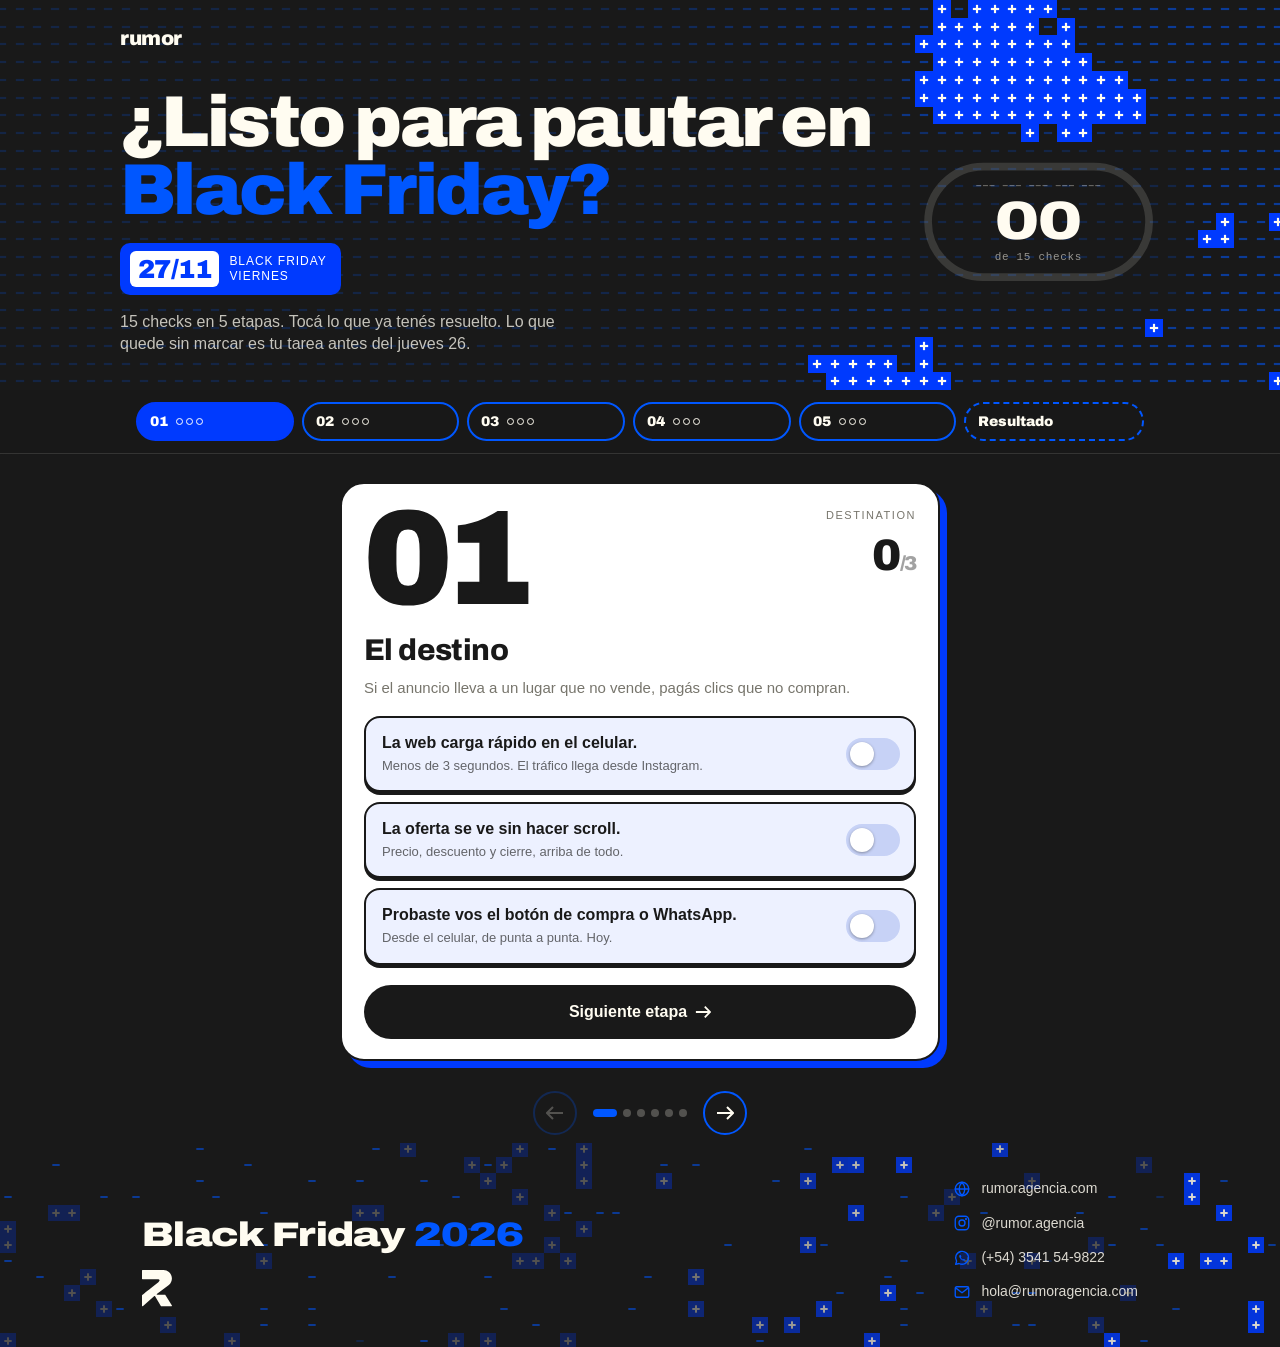
<file: video/reel/artefacto/index.html>
<!doctype html><html><head><meta charset=utf8><meta name=viewport content="width=device-width,initial-scale=1"><style>:root{color-scheme:light}body{margin:0;padding:0;font:14px -apple-system,BlinkMacSystemFont,sans-serif;background:#fff;color:#000}img{max-width:100%}[hidden]:not([hidden=until-found i]){display:none!important}</style></head><body>
<!DOCTYPE html>
<html lang="es">
<head>
<meta charset="utf-8">
<meta name="viewport" content="width=device-width, initial-scale=1">
<title>Checklist Black Friday — Rumor Agencia</title>
<link rel="preconnect" href="https://fonts.googleapis.com">
<link href="https://fonts.googleapis.com/css2?family=Archivo:wdth,wght@62..125,500..900&display=swap" rel="stylesheet">
<style>
  :root{--black:#191919;--paper:#FFFCF1;--ice:#EDF1FF;--blue:#003AFE;--blue2:#0057FF;--muted:#77756c;--line:#ddd8c6}
  *{box-sizing:border-box;margin:0;padding:0}
  html,body{background:var(--black)}
  body{color:var(--black);font-family:Arial,Helvetica,sans-serif;line-height:1.4;-webkit-font-smoothing:antialiased;overflow-x:hidden}
  .h{font-family:"Archivo",Arial,sans-serif}
  button{font:inherit;color:inherit}
  .halftone{position:absolute;inset:0;pointer-events:none;
    background-image:radial-gradient(circle,currentColor 1.2px,transparent 1.5px);background-size:9px 9px;opacity:.18}

  /* ---------- HERO ---------- */
  .hero{background:var(--black);color:var(--paper);position:relative;overflow:hidden;padding:24px 22px 34px}
  .hero .halftone{color:var(--paper);-webkit-mask-image:radial-gradient(circle at 85% 70%,#000 0,transparent 60%);mask-image:radial-gradient(circle at 85% 70%,#000 0,transparent 60%)}
  .wrap{max-width:1040px;margin:0 auto;position:relative;z-index:1}
  .top{display:flex;justify-content:space-between;align-items:center;font-size:11px;letter-spacing:.1em;text-transform:uppercase}
  .logo{font-family:"Archivo",Arial,Helvetica,sans-serif;font-weight:900;font-size:20px;letter-spacing:-.02em;text-transform:lowercase}
  .tag{border:1px solid rgba(255,252,241,.35);padding:5px 11px;border-radius:99px}
  .hero-grid{display:grid;grid-template-columns:1fr auto;gap:24px;align-items:center;margin-top:36px}
  .hero h1{font-weight:900;font-size:clamp(36px,8.5vw,72px);line-height:.95;letter-spacing:-.035em}
  .hero h1 em{font-style:normal;color:var(--blue2)}
  .when{display:inline-flex;align-items:center;gap:10px;margin-top:18px;background:var(--blue);color:#fff;border-radius:10px;padding:8px 14px 8px 10px}
  .when .d{font-family:"Archivo",Arial,Helvetica,sans-serif;font-weight:900;font-size:26px;letter-spacing:-.02em;line-height:1;background:#fff;color:var(--blue);border-radius:6px;padding:5px 8px}
  .when .l{font-size:12px;letter-spacing:.08em;text-transform:uppercase;line-height:1.25}
  .hero p{margin-top:16px;color:rgba(255,252,241,.75);font-size:16px;max-width:440px}
  /* contador: píldora que se llena + número apaisado */
  .ring{position:relative;width:clamp(220px,19vw,250px);aspect-ratio:220/112}
  .ring svg{position:absolute;inset:0;width:100%;height:100%;overflow:visible}
  .ring .bg{stroke:rgba(255,252,241,.14)}
  .ring .fg{stroke:var(--blue2);transition:stroke-dashoffset .6s cubic-bezier(.3,1.3,.5,1),opacity .2s}
  .ring-txt{position:absolute;inset:0;padding-top:4px;display:flex;flex-direction:column;align-items:center;justify-content:center;text-align:center}
  .ring-seq{font-family:ui-monospace,SFMono-Regular,Menlo,Consolas,monospace;font-size:10px;font-weight:700;letter-spacing:.06em;line-height:1;white-space:nowrap}
  .ring-seq i{font-style:normal;color:rgba(255,252,241,.35);transition:color .3s}
  .ring-seq i.on{color:var(--blue2)}
  .ring-txt b{font-family:"Archivo",Arial,Helvetica,sans-serif;font-weight:900;font-stretch:125%;font-variation-settings:"wdth" 125;
    font-size:clamp(44px,4.4vw,54px);line-height:.9;letter-spacing:-.02em;margin:5px 0 4px;font-variant-numeric:tabular-nums}
  .ring-txt .cap{font-family:ui-monospace,SFMono-Regular,Menlo,Consolas,monospace;font-size:11px;letter-spacing:.06em;color:rgba(255,252,241,.55)}
  @media (max-width:560px){.hero-grid{grid-template-columns:1fr}.ring{justify-self:start;width:220px}}

  /* ---------- STAGE STRIP ---------- */
  .strip{position:sticky;top:0;z-index:10;background:rgba(25,25,25,.94);backdrop-filter:blur(8px);-webkit-backdrop-filter:blur(8px);border-bottom:1px solid rgba(255,252,241,.12)}
  .strip .wrap{display:flex;gap:8px;padding:12px 16px;overflow-x:auto;scrollbar-width:none}
  .strip .wrap::-webkit-scrollbar{display:none}
  .pill{flex:1 0 auto;display:flex;align-items:center;gap:8px;padding:8px 12px;border:2px solid var(--blue2);color:var(--paper);border-radius:99px;background:transparent;cursor:pointer;transition:background .2s,color .2s,transform .12s;white-space:nowrap}
  .pill:active{transform:scale(.95)}
  .pill .pn{font-family:"Archivo",Arial,Helvetica,sans-serif;font-weight:900;font-size:14px}
  .pill .dots{display:flex;gap:3px}
  .pill .dots i{width:7px;height:7px;border-radius:50%;border:1.5px solid currentColor;transition:background .2s}
  .pill .dots i.on{background:currentColor}
  .pill.full{background:var(--paper);border-color:var(--paper);color:var(--blue)}
  .pill.active{background:var(--blue);border-color:var(--blue);color:#fff}
  .pill.res{border-style:dashed}

  /* ---------- DECK ---------- */
  .stage{position:relative;max-width:640px;margin:0 auto;padding:28px 20px 0}
  .viewport{overflow:hidden;padding:0 10px 12px 0;margin-right:-10px;touch-action:pan-y;transition:height .45s cubic-bezier(.3,1,.4,1)}
  .deck{display:flex;align-items:flex-start;gap:28px;transition:transform .5s cubic-bezier(.3,1,.4,1);will-change:transform}
  .card{flex:0 0 100%;position:relative;overflow:hidden;
    background:#fff;border:2px solid var(--black);border-radius:24px;padding:24px 22px 20px;
    box-shadow:7px 7px 0 var(--blue);display:flex;flex-direction:column;
    transition:background .35s,color .35s,box-shadow .2s}
  .card .halftone{color:#fff;opacity:0;transition:opacity .4s;-webkit-mask-image:linear-gradient(200deg,#000,transparent 55%);mask-image:linear-gradient(200deg,#000,transparent 55%)}
  .card-top{display:flex;justify-content:space-between;align-items:flex-start;position:relative;z-index:1}
  .side{display:flex;flex-direction:column;align-items:flex-end;gap:10px;position:relative;min-height:96px}
  .count{font-family:"Archivo",Arial,Helvetica,sans-serif;font-weight:900;font-size:44px;line-height:1;letter-spacing:-.03em;transition:opacity .2s}
  .count small{font-size:20px;opacity:.4}
  .card.done .count{opacity:0}
  .big{font-family:"Archivo",Arial,Helvetica,sans-serif;font-weight:900;font-size:clamp(96px,22vw,132px);line-height:.78;letter-spacing:-.05em;
    color:var(--black);-webkit-text-stroke:2px var(--black);transition:color .35s,-webkit-text-stroke-color .35s}
  .en{font-size:11px;letter-spacing:.14em;text-transform:uppercase;color:var(--muted);transition:color .35s}
  .card h2{font-family:"Archivo",Arial,Helvetica,sans-serif;font-weight:800;font-size:30px;letter-spacing:-.02em;margin-top:18px;position:relative;z-index:1}
  .why{color:var(--muted);font-size:15px;margin:6px 0 18px;position:relative;z-index:1;transition:color .35s}
  .tiles{display:flex;flex-direction:column;gap:10px;position:relative;z-index:1}
  .tile{display:flex;align-items:center;gap:14px;width:100%;text-align:left;cursor:pointer;
    background:var(--ice);border:2px solid var(--black);border-radius:16px;padding:15px 14px 15px 16px;
    transition:transform .12s,background .25s,color .25s,box-shadow .12s;box-shadow:0 3px 0 var(--black)}
  .tile:hover{transform:translateY(-1px);box-shadow:0 4px 0 var(--black)}
  .tile:active{transform:translateY(2px) scale(.985);box-shadow:0 1px 0 var(--black)}
  .tile:focus-visible{outline:3px solid var(--blue2);outline-offset:3px}
  .tile .t{flex:1}
  .tile b{display:block;font-size:16px;line-height:1.25}
  .tile small{display:block;font-size:13px;opacity:.65;margin-top:4px}
  .sw{flex:none;width:54px;height:32px;border-radius:32px;background:#C7D2F6;position:relative;transition:background .25s}
  .sw::after{content:"";position:absolute;top:4px;left:4px;width:24px;height:24px;border-radius:50%;background:#fff;
    box-shadow:0 1px 3px rgba(0,0,0,.35);transition:transform .35s cubic-bezier(.3,1.7,.5,1)}
  .tile[aria-checked="true"]{background:var(--black);color:var(--paper)}
  .tile[aria-checked="true"] .sw{background:var(--blue2)}
  .tile[aria-checked="true"] .sw::after{transform:translateX(22px)}
  .tile.pop{animation:pop .35s cubic-bezier(.3,1.6,.5,1)}
  @keyframes pop{0%{transform:scale(1)}40%{transform:scale(1.03)}100%{transform:scale(1)}}

  .card-foot{padding-top:20px;position:relative;z-index:1}
  .mini{font-family:"Archivo",Arial,Helvetica,sans-serif;font-weight:800;font-size:15px}
  .next{display:flex;width:100%;justify-content:center;align-items:center;gap:8px;font-size:16px;padding:16px!important;background:var(--black);color:var(--paper);border:0;border-radius:99px;
    padding:12px 18px;font-weight:700;cursor:pointer;transition:transform .12s}
  .next:active{transform:scale(.95)}
  .next svg{width:16px;height:16px}

  .stamp{position:absolute;right:0;top:30px;z-index:2;font-family:"Archivo",Arial,Helvetica,sans-serif;font-weight:900;font-size:22px;letter-spacing:.04em;
    border:3px solid #fff;color:#fff;padding:6px 14px;border-radius:8px;transform:rotate(-10deg) scale(0);opacity:0;
    transition:transform .45s cubic-bezier(.3,1.8,.5,1),opacity .2s}

  /* complete stage */
  .card.done{background:var(--blue);color:#fff;box-shadow:7px 7px 0 var(--paper)}
  .card.done .halftone{opacity:.22}
  .card.done .big{color:#fff;-webkit-text-stroke-color:#fff}
  .card.done .en,.card.done .why{color:rgba(255,255,255,.75)}
  .card.done .stamp{transform:rotate(-10deg) scale(1);opacity:1}
  .card.done .tile[aria-checked="true"]{background:var(--black)}
  .card.done .next{background:#fff;color:var(--black)}

  /* result card */
  .card.result{background:var(--black);color:var(--paper);border-color:rgba(255,252,241,.25);box-shadow:7px 7px 0 var(--blue)}
  .card.result .halftone{color:var(--paper);opacity:.14}
  .card.result .en{color:rgba(255,252,241,.55)}
  .gauge{position:relative;width:100%;max-width:340px;margin:10px auto 0;z-index:1}
  .gauge svg{width:100%;display:block}
  .gauge .g-bg{stroke:rgba(255,252,241,.14)}
  .gauge .g-fg{transition:stroke-dashoffset .8s cubic-bezier(.3,1.2,.5,1),stroke .4s}
  .gauge-txt{position:absolute;left:0;right:0;bottom:4px;text-align:center}
  .gauge-txt b{font-family:"Archivo",Arial,Helvetica,sans-serif;font-weight:900;font-size:64px;line-height:1;letter-spacing:-.04em}
  .gauge-txt span{font-size:20px;opacity:.5;font-weight:700}
  .verdict{font-family:"Archivo",Arial,Helvetica,sans-serif;font-weight:900;font-size:clamp(28px,7vw,40px);line-height:1;letter-spacing:-.03em;text-align:center;margin-top:16px;position:relative;z-index:1}
  .advice{text-align:center;color:rgba(255,252,241,.72);font-size:15px;margin:10px auto 0;max-width:420px;position:relative;z-index:1}
  .chips{display:flex;flex-wrap:wrap;gap:6px;justify-content:center;margin-top:16px;position:relative;z-index:1}
  .chip{font-size:12px;border:1px solid rgba(255,252,241,.3);border-radius:99px;padding:6px 10px;color:rgba(255,252,241,.85);cursor:pointer;background:none}
  .chip:hover{border-color:var(--blue2);color:#fff}
  .ctas{display:flex;flex-direction:column;gap:10px;margin-top:22px;position:relative;z-index:1}
  .btn{display:flex;align-items:center;justify-content:center;gap:10px;font-weight:700;font-size:16px;padding:16px;border-radius:14px;text-decoration:none;cursor:pointer;border:0;transition:transform .12s}
  .btn:active{transform:scale(.97)}
  .btn.primary{background:var(--blue);color:#fff;box-shadow:0 4px 0 #0024a3}
  .btn.ghost{background:transparent;color:var(--paper);border:1.5px solid rgba(255,252,241,.35)}
  .contact{font-size:12px;text-align:center;color:rgba(255,252,241,.5);margin-top:12px;position:relative;z-index:1}
  .reset{background:none;border:0;color:rgba(255,252,241,.5);text-decoration:underline;font-size:12px;cursor:pointer;margin:8px auto 0;display:block;position:relative;z-index:1}

  .pager{display:flex;align-items:center;justify-content:center;gap:16px;padding:18px 0 8px}
  .pager button.ar{width:44px;height:44px;border-radius:50%;border:2px solid var(--blue2);background:transparent;color:var(--paper);cursor:pointer;display:grid;place-items:center;transition:transform .12s,opacity .2s}
  .pager button.ar:active{transform:scale(.92)}
  .pager button.ar:disabled{opacity:.25;cursor:default}
  .pager svg{width:18px}
  .pdots{display:flex;gap:6px}
  .pdots i{width:8px;height:8px;border-radius:99px;background:rgba(255,252,241,.25);transition:width .3s,background .3s}
  .pdots i.on{width:24px;background:var(--blue2)}
  .pdots i.full{background:var(--paper)}
  .swipe{text-align:center;font-size:11px;letter-spacing:.12em;text-transform:uppercase;color:var(--muted);padding-bottom:10px}
  @media (min-width:900px){.swipe{display:none}}

  footer{position:relative;overflow:hidden}
  footer .wrap{padding:36px 22px 40px;display:flex;flex-wrap:wrap;justify-content:space-between;align-items:flex-end;gap:28px}
  footer a{color:var(--paper);text-decoration:none}
  .f-brand{display:flex;flex-direction:column;gap:18px}
  .f-title{font-family:"Archivo",Arial,Helvetica,sans-serif;font-weight:900;font-stretch:125%;font-variation-settings:"wdth" 125;
    font-size:clamp(24px,3.2vw,34px);line-height:1;letter-spacing:-.02em;color:var(--paper)}
  .f-title em{font-style:normal;color:var(--blue2)}
  .f-iso{width:30px;height:auto;display:block}
  .f-links{list-style:none;display:flex;flex-direction:column;gap:10px;font-size:14px}
  .f-links a{display:inline-flex;align-items:center;gap:10px;color:rgba(255,252,241,.85);transition:color .2s}
  .f-links a:hover{color:#fff}
  .f-links svg{width:18px;height:18px;flex:none;color:var(--blue2)}

  .toast{position:fixed;left:50%;bottom:24px;transform:translate(-50%,120px);background:var(--blue);color:var(--paper);padding:12px 18px;border-radius:99px;font-size:14px;font-weight:700;z-index:50;opacity:0;visibility:hidden;transition:transform .35s cubic-bezier(.3,1.5,.5,1),opacity .2s,visibility .2s}
  .toast.show{transform:translate(-50%,0);opacity:1;visibility:visible}

  /* ---------- Fondo animado del hero (grilla booleana Rumor) ---------- */
  .rbf-bg{position:absolute;inset:0;z-index:0;overflow:hidden;background:#191919;pointer-events:none}
  .rbf-bg canvas{display:block;width:100%;height:100%}
  .card.result .rbf-bg{opacity:.5}   /* en la card del resultado, más tenue */
  @media (prefers-reduced-motion:reduce){*{transition:none!important;animation:none!important;scroll-behavior:auto!important}}
</style>
</head>
<body>

<header class="hero">
  <div class="rbf-bg" aria-hidden="true"><canvas></canvas></div>
  <div class="wrap">
    <div class="top"><span class="logo" data-rbf-avoid>rumor</span></div>
    <div class="hero-grid">
      <div>
        <h1 class="h" data-rbf-avoid="text">¿Listo para pautar en <em>Black Friday?</em></h1>
        <div class="when" data-rbf-avoid><span class="d">27/11</span><span class="l">Black Friday<br>viernes</span></div>
        <p data-rbf-avoid="text">15 checks en 5 etapas. Tocá lo que ya tenés resuelto. Lo que quede sin marcar es tu tarea antes del jueves 26.</p>
      </div>
      <div class="ring" aria-hidden="true" data-rbf-avoid>
        <svg viewBox="0 0 220 112"><path class="bg" d="M110 6H160A50 50 0 0 1 160 106H60A50 50 0 0 1 60 6Z" fill="none" stroke-width="7"/>
          <path class="fg" id="ringFg" pathLength="100" d="M110 6H160A50 50 0 0 1 160 106H60A50 50 0 0 1 60 6Z" fill="none" stroke-width="7" stroke-linecap="round"/></svg>
        <div class="ring-txt"><span class="ring-seq" id="ringSeq"></span><b id="ringNum">00</b><span class="cap">de 15 checks</span></div>
      </div>
    </div>
  </div>
</header>

<nav class="strip" aria-label="Etapas"><div class="wrap" id="strip"></div></nav>

<main>
  <div class="stage">
    <div class="viewport" id="viewport"><div class="deck" id="deck"></div></div>
    <div class="pager">
      <button type="button" class="ar" id="prev" aria-label="Anterior"><svg viewBox="0 0 18 14" fill="none"><path d="M17 7H1m6-6L1 7l6 6" stroke="currentColor" stroke-width="2"/></svg></button>
      <div class="pdots" id="pdots"></div>
      <button type="button" class="ar" id="nextA" aria-label="Siguiente"><svg viewBox="0 0 18 14" fill="none"><path d="M1 7h16m-6-6 6 6-6 6" stroke="currentColor" stroke-width="2"/></svg></button>
    </div>
    <p class="swipe">Deslizá para cambiar de etapa</p>
  </div>
</main>

<footer><div class="rbf-bg" aria-hidden="true"><canvas></canvas></div><div class="wrap">
  <div class="f-brand">
    <span class="f-title" data-rbf-avoid="text">Black Friday <em>2026</em></span>
    <svg class="f-iso" data-rbf-avoid viewBox="0 0 119.52 144.65" role="img" aria-label="Rumor"><path fill="#FFFCF1" d="M119.2,141.6l-26.12-41.65c-.36-.56-.99-.9-1.66-.9h-31.2c-1.85,0-2.68-2.31-1.26-3.49l48.05-35.88c7.73-6.4,12.21-15.92,12.21-25.96h0C119.22,15.09,104.13,0,85.52,0H1.97C.88,0,0,.88,0,1.97v32.68c0,1.09.88,1.97,1.97,1.97h59.09c10.4,0,12.25,5.3,4.13,11.79l-30.31,24.18c-15.84,12.64-30.7,24.49-34.13,27.23-.47.37-.74.94-.74,1.54v41.16c0,1.67,1.95,2.58,3.23,1.52l45.93-40.1c.94-.78,2.35-.53,2.96.52l22.91,39.2c.35.61,1,.98,1.7.98h40.81c1.56,0,2.51-1.73,1.66-3.04Z"/></svg>
  </div>
  <ul class="f-links" data-rbf-avoid>
    <li><a href="https://rumoragencia.com" target="_blank" rel="noopener"><svg viewBox="0 0 24 24" fill="none" stroke="currentColor" stroke-width="1.8" stroke-linecap="round" stroke-linejoin="round" aria-hidden="true"><circle cx="12" cy="12" r="9"/><path d="M3 12h18M12 3c2.5 2.7 3.8 5.7 3.8 9s-1.3 6.3-3.8 9c-2.5-2.7-3.8-5.7-3.8-9S9.5 5.7 12 3z"/></svg>rumoragencia.com</a></li>
    <li><a href="https://instagram.com/rumor.agencia" target="_blank" rel="noopener"><svg viewBox="0 0 24 24" fill="none" stroke="currentColor" stroke-width="1.8" stroke-linecap="round" stroke-linejoin="round" aria-hidden="true"><rect x="3" y="3" width="18" height="18" rx="5"/><circle cx="12" cy="12" r="4"/><circle cx="17.3" cy="6.7" r=".6" fill="currentColor"/></svg>@rumor.agencia</a></li>
    <li><a href="https://wa.me/5493541549822" target="_blank" rel="noopener"><svg viewBox="0 0 24 24" fill="none" stroke="currentColor" stroke-width="1.8" stroke-linecap="round" stroke-linejoin="round" aria-hidden="true"><path d="M3.6 20.4l1.2-4.1A8.6 8.6 0 1 1 8 19.3z"/><path d="M9.2 8.6c.2-.5.6-.6 1-.5l.9 1.8c.1.3 0 .5-.2.7l-.5.6c.6 1.2 1.6 2.2 2.8 2.8l.6-.5c.2-.2.5-.3.7-.2l1.8.9c.1.4 0 .8-.5 1-1 .6-2.4.5-4-.6a10 10 0 0 1-2.6-2.6c-1.1-1.6-1.2-3-.6-4z" fill="currentColor" stroke="none"/></svg>(+54) 3541 54-9822</a></li>
    <li><a href="mailto:hola@rumoragencia.com"><svg viewBox="0 0 24 24" fill="none" stroke="currentColor" stroke-width="1.8" stroke-linecap="round" stroke-linejoin="round" aria-hidden="true"><rect x="3" y="5" width="18" height="14" rx="2"/><path d="M3.5 6.5 12 13l8.5-6.5"/></svg>hola@rumoragencia.com</a></li>
  </ul>
</div></footer>

<div class="toast" id="toast"></div>

<script>
const STAGES = [
  { n:"01", t:"El destino", en:"Destination", why:"Si el anuncio lleva a un lugar que no vende, pagás clics que no compran.", items:[
    ["La web carga rápido en el celular.","Menos de 3 segundos. El tráfico llega desde Instagram."],
    ["La oferta se ve sin hacer scroll.","Precio, descuento y cierre, arriba de todo."],
    ["Probaste vos el botón de compra o WhatsApp.","Desde el celular, de punta a punta. Hoy."]]},
  { n:"02", t:"La medición", en:"Tracking", why:"Sin medición no sabés qué anuncio vende. Y no hay tiempo para adivinar.", items:[
    ["El píxel registra la conversión que importa.","Compra o lead. No alcance, no likes."],
    ["Sabés tu costo por venta máximo.","Cuánto podés pagar por venta sin perder plata."],
    ["Definiste qué número mirás cada día.","Costo por venta o por lead. Todas las mañanas."]]},
  { n:"03", t:"La oferta", en:"Offer", why:"Un descuento que no cubre tu margen es vender a pérdida, con pauta encima.", items:[
    ["El descuento lo cubre tu margen.","Con el costo de pauta incluido en la cuenta."],
    ["Hay stock o cupos para lo que pautás.","Pautar algo agotado quema plata y reputación."],
    ["La oferta tiene fecha y hora de cierre.","Sin cierre no hay urgencia."]]},
  { n:"04", t:"La respuesta", en:"Response", why:"El lead que no se atiende en la hora, compra en otro lado.", items:[
    ["Alguien responde en menos de 1 hora.","También el finde. Con nombre y horario."],
    ["Respuestas rápidas para las 5 preguntas de siempre.","Precio, envío, cuotas, stock, cómo pagar."],
    ["Los que no compran quedan anotados.","CRM o planilla. El lunes se les vende a ellos."]]},
  { n:"05", t:"El presupuesto", en:"Budget", why:"Definirlo antes evita decidir con apuro y gastar de más.", items:[
    ["Presupuesto diario y tope total definidos.","Por escrito. No se mueve por ansiedad."],
    ["Campañas aprobadas antes del jueves 26.","La revisión de Meta demora. No lances el viernes."],
    ["Tenés una regla para cortar o subir.","Si el costo por venta pasa tu tope, se pausa."]]}
];
const TOTAL = 15, KEY = "rumor-bf-checklist-2026";
let state = {};
try { state = JSON.parse(localStorage.getItem(KEY) || "{}"); } catch(e) {}
const save = () => { try { localStorage.setItem(KEY, JSON.stringify(state)); } catch(e) {} };
const buzz = () => { try { navigator.vibrate && navigator.vibrate(10); } catch(e) {} };

const deck = document.getElementById("deck"), strip = document.getElementById("strip");
const arrow = '<svg viewBox="0 0 18 14" fill="none"><path d="M1 7h16m-6-6 6 6-6 6" stroke="currentColor" stroke-width="2"/></svg>';
const cards = [], pills = [];

STAGES.forEach((s, si) => {
  const c = document.createElement("article");
  c.className = "card"; c.id = "etapa-" + s.n;
  c.innerHTML = `<div class="halftone"></div>
    <div class="card-top"><span class="big">${s.n}</span>
      <div class="side"><span class="en">${s.en}</span><span class="count"><span class="cnt">0</span><small>/3</small></span><div class="stamp">READY</div></div></div>
    <h2>${s.t}</h2><p class="why">${s.why}</p>
    <div class="tiles">${s.items.map((it, ii) => `
      <button type="button" class="tile" role="switch" data-id="s${si}i${ii}" aria-checked="false">
        <span class="t"><b>${it[0]}</b><small>${it[1]}</small></span><span class="sw" aria-hidden="true"></span>
      </button>`).join("")}</div>
    <div class="card-foot"><button type="button" class="next">${si < 4 ? "Siguiente etapa" : "Ver resultado"} ${arrow}</button></div>`;
  deck.appendChild(c); cards.push(c);

  const p = document.createElement("button");
  p.type = "button"; p.className = "pill";
  p.innerHTML = `<span class="pn">${s.n}</span><span class="dots"><i></i><i></i><i></i></span>`;
  p.setAttribute("aria-label", "Etapa " + s.n + ": " + s.t);
  strip.appendChild(p); pills.push(p);
});

// result card
const r = document.createElement("article");
r.className = "card result"; r.id = "resultado";
r.innerHTML = `<div class="rbf-bg" aria-hidden="true" data-rbf-spread><canvas></canvas></div>
  <div class="card-top" data-rbf-avoid="text"><span class="en">Your result</span><span class="en">rumor</span></div>
  <div class="gauge" data-rbf-avoid><svg viewBox="0 0 200 110"><path class="g-bg" d="M15 100 A85 85 0 0 1 185 100" fill="none" stroke-width="16" stroke-linecap="round"/>
    <path class="g-fg" id="gFg" d="M15 100 A85 85 0 0 1 185 100" fill="none" stroke-width="16" stroke-linecap="round"/></svg>
    <div class="gauge-txt"><b id="gNum">0</b><span>/15</span></div></div>
  <div class="verdict" id="verdict" data-rbf-avoid="text"></div>
  <p class="advice" id="advice" data-rbf-avoid="text"></p>
  <div class="chips" id="chips" data-rbf-avoid></div>
  <div class="ctas" data-rbf-avoid>
    <a class="btn primary" href="https://wa.me/5493541549822?text=Hola%20Rumor%2C%20hice%20la%20checklist%20de%20Black%20Friday" target="_blank" rel="noopener">Hablemos por WhatsApp</a>
    <button type="button" class="btn ghost" id="copy">Copiar lo que me falta</button>
  </div>
  <p class="contact" data-rbf-avoid="text">(+54) 3541 54-9822 · hola@rumoragencia.com</p>
  <button type="button" class="reset" id="reset" data-rbf-avoid="text">Empezar de nuevo</button>`;
deck.appendChild(r); cards.push(r);
const rp = document.createElement("button");
rp.type = "button"; rp.className = "pill res"; rp.innerHTML = `<span class="pn">Resultado</span>`;
strip.appendChild(rp); pills.push(rp);

// geometry
const ringFg = document.getElementById("ringFg"), RC = 100;
ringFg.style.strokeDasharray = RC;
const gFg = document.getElementById("gFg"), GL = gFg.getTotalLength();
gFg.style.strokeDasharray = GL;

const viewport = document.getElementById("viewport"), pdots = document.getElementById("pdots");
cards.forEach(() => pdots.appendChild(document.createElement("i")));
let active = 0;
function layout(){
  deck.style.transform = `translateX(calc(${-active} * (100% + 28px)))`;
  viewport.style.height = (cards[active].offsetHeight + 12) + "px";
  cards.forEach((c, i) => { c.setAttribute("aria-hidden", i !== active); c.inert = i !== active; });
  pills.forEach((p, i) => p.classList.toggle("active", i === active));
  [...pdots.children].forEach((d, i) => { d.classList.toggle("on", i === active); d.classList.toggle("full", i < 5 && cards[i].classList.contains("done")); });
  document.getElementById("prev").disabled = active === 0;
  document.getElementById("nextA").disabled = active === cards.length - 1;
  const pp = pills[active]; strip.scrollTo({left: pp.offsetLeft - 16, behavior: "smooth"});
}
const goTo = i => { active = Math.max(0, Math.min(cards.length - 1, i)); layout(); };
pills.forEach((p, i) => p.addEventListener("click", () => goTo(i)));
cards.forEach((c, i) => { const n = c.querySelector(".next"); if (n) n.addEventListener("click", () => goTo(i + 1)); });
document.getElementById("prev").addEventListener("click", () => goTo(active - 1));
document.getElementById("nextA").addEventListener("click", () => goTo(active + 1));
document.addEventListener("keydown", e => { if (e.key === "ArrowRight") goTo(active + 1); if (e.key === "ArrowLeft") goTo(active - 1); });
let sx = null, sy = 0;
viewport.addEventListener("pointerdown", e => { sx = e.clientX; sy = e.clientY; });
viewport.addEventListener("pointerup", e => {
  if (sx === null) return;
  const dx = e.clientX - sx, dy = e.clientY - sy; sx = null;
  if (Math.abs(dx) > 50 && Math.abs(dx) > Math.abs(dy) * 1.3) goTo(active + (dx < 0 ? 1 : -1));
});
viewport.addEventListener("pointercancel", () => sx = null);
window.addEventListener("resize", layout);

document.querySelectorAll(".tile").forEach(t => {
  t.setAttribute("aria-checked", state[t.dataset.id] ? "true" : "false");
  t.addEventListener("click", () => {
    const on = t.getAttribute("aria-checked") !== "true";
    t.setAttribute("aria-checked", on); state[t.dataset.id] = on; save(); buzz();
    t.classList.remove("pop"); void t.offsetWidth; t.classList.add("pop");
    const card = t.closest(".card"), wasDone = card.classList.contains("done");
    render();
    if (on && !wasDone && card.classList.contains("done")) {
      const i = cards.indexOf(card);
      setTimeout(() => goTo(i + 1), 900);
    }
  });
});

const labels = {};
STAGES.forEach((s, si) => s.items.forEach((it, ii) => labels[`s${si}i${ii}`] = { txt: it[0], stage: si }));
const missing = () => Object.keys(labels).filter(k => !state[k]);

function render(){
  let total = 0;
  STAGES.forEach((s, si) => {
    const c = cards[si];
    const n = [0,1,2].filter(ii => state[`s${si}i${ii}`]).length;
    total += n;
    c.querySelector(".cnt").textContent = n;
    c.classList.toggle("done", n === 3);
    pills[si].classList.toggle("full", n === 3);
    pills[si].querySelectorAll(".dots i").forEach((d, di) => d.classList.toggle("on", di < n));
  });
  document.getElementById("ringNum").textContent = String(total).padStart(2, "0");
  ringFg.style.strokeDashoffset = RC * (1 - total / TOTAL);
  ringFg.style.opacity = total ? 1 : 0;
  // secuencia booleana: un signo por check (+ hecho / − pendiente), agrupada por etapa
  document.getElementById("ringSeq").innerHTML = STAGES.map((s, si) => [0,1,2].map(ii =>
    state[`s${si}i${ii}`] ? '<i class="on">+</i>' : '<i>−</i>').join("")).join(" ");
  document.getElementById("gNum").textContent = total;
  gFg.style.strokeDashoffset = GL * (1 - total / TOTAL);
  gFg.style.stroke = total === TOTAL ? "#0057FF" : total >= 11 ? "#6f8dff" : total > 0 ? "#FFFCF1" : "rgba(255,252,241,.3)";

  let v, a;
  if (total === TOTAL) { v = "Listo para pautar."; a = "Estás listo. Ahora a mirar ventas, no likes."; }
  else if (total >= 11) { v = "Casi. Ajustá antes del jueves."; a = "Te falta poco. Resolvelo y salís tranquilo."; }
  else if (total > 0) { v = "No pautes todavía."; a = "Primero ordená esto. Después sí, a pautar."; }
  else { v = "Todavía no marcaste nada."; a = "Volvé a la 01 y marcá lo que ya tenés."; }
  document.getElementById("verdict").textContent = v;
  document.getElementById("advice").textContent = a;
  const chips = document.getElementById("chips"), m = missing();
  chips.innerHTML = (total > 0 && m.length) ? m.map(k => `<button type="button" class="chip" data-s="${labels[k].stage}">${STAGES[labels[k].stage].n} · ${labels[k].txt}</button>`).join("") : "";
  chips.querySelectorAll(".chip").forEach(ch => ch.addEventListener("click", () => goTo(+ch.dataset.s)));
  if (typeof layout === "function") layout();
}

const toast = msg => { const t = document.getElementById("toast"); t.textContent = msg; t.classList.add("show"); setTimeout(() => t.classList.remove("show"), 1800); };
document.getElementById("copy").addEventListener("click", async () => {
  const m = missing();
  const text = m.length ? "Me falta resolver antes de Black Friday:\n" + m.map(k => "- " + labels[k].txt).join("\n") : "Checklist Black Friday: 15/15. Listo para pautar.";
  try { await navigator.clipboard.writeText(text); toast("Copiado"); } catch(e) { toast("No se pudo copiar"); }
});
document.getElementById("reset").addEventListener("click", () => {
  state = {}; save();
  document.querySelectorAll(".tile").forEach(t => t.setAttribute("aria-checked", "false"));
  render(); goTo(0);
});

render();
if (document.fonts) document.fonts.ready.then(layout);
</script>
<script>
(function () {
  'use strict';

  /* ---------- Paleta Rumor ---------- */
  var C = { black: '#191919', blue: '#003AFE', blue2: '#0057FF', white: '#FFFCF1', red: '#E3262B' };

  /* ---------- Tiempo ----------
     Bucle perfecto de 12 s: 3 temas × 4 s. Todo es función de step % STEPS.
     Solo se redibuja cuando cambia el paso (12 por segundo): estética "digital" y muy poco CPU. */
  var CYCLE = 12000;
  var STEPS = 144;
  var INTRO = 1400;          // ms · arranque tipo "cargando" (solo la primera vez, fuera del bucle)
  var WIPE = 0.22;           // fracción de cada tema que dura el barrido al siguiente
  var STATIC_T = 0.12;       // momento usado con prefers-reduced-motion (tema azul)

  /* ---------- Zonas que quedan oscuras (compu) ----------
     Medido sobre la portada real: contenido centrado de 1300 px máx.,
     título hasta el 72% del contenido, contador centrado en el 91% / 57% del alto. */
  var LAYOUT = {
    contentMax: 1300, pad: 32,   // ancho máx. del contenido y margen lateral (px)
    textEnd: 0.72,               // hasta dónde llega el texto (fracción del contenido)
    counterX: 0.91, counterY: 0.57, counterR: 125, // centro y radio exterior del contador (px)
    topBar: 95,                  // franja superior con logo y etiqueta (px)
    avoidPad: 14                 // margen oscuro alrededor de cada elemento data-rbf-avoid (px)
  };

  /* ---------- Temas (dos valores por celda: apagada / prendida) ----------
     off: signo chico sobre negro · on: bloque de color con el signo opuesto
     thr: umbral de la mancha (más alto = menos superficie prendida)            */
  var THEMES = [
    { name: 'azul',   block: C.blue,  onInk: C.white, onG: ['+'],        offInk: C.blue2, offG: '-',   offA: 0.55, thr: -0.02 },
    { name: 'blanco', block: C.white, onInk: C.black, onG: ['%', '50'],  offInk: C.white, offG: 'dot', offA: 0.20, thr: 0.24 },
    { name: 'rojo',   block: C.red,   onInk: C.black, onG: ['-'],        offInk: C.red,   offG: '+',   offA: 0.50, thr: 0.02 }
  ];

  function hash(a, b, c) {
    var h = (Math.imul(a, 374761393) + Math.imul(b, 668265263) + Math.imul(c, 1274126177)) | 0;
    h = Math.imul(h ^ (h >>> 13), 1274126177);
    h ^= h >>> 16;
    return (h >>> 0) / 4294967296;
  }
  function smooth(e0, e1, x) { x = Math.min(1, Math.max(0, (x - e0) / (e1 - e0))); return x * x * (3 - 2 * x); }
  var TAU = 6.283185307;

  /* ---------- Signos vectoriales (sin fuentes remotas) ---------- */
  function drawGlyph(g, ctx, s, color) {
    ctx.fillStyle = color; ctx.strokeStyle = color;
    var t = Math.max(1, s * 0.12), L = s * 0.46;
    if (g === '+') { ctx.fillRect(-L / 2, -t / 2, L, t); ctx.fillRect(-t / 2, -L / 2, t, L); }
    else if (g === '-') { ctx.fillRect(-L / 2, -t / 2, L, t); }
    else if (g === 'dot') { ctx.beginPath(); ctx.arc(0, 0, s * 0.09, 0, TAU); ctx.fill(); }
    else if (g === '%') {
      var r = s * 0.1, o = s * 0.15;
      ctx.lineWidth = t * 0.8;
      ctx.beginPath(); ctx.arc(-o, -o, r, 0, TAU); ctx.stroke();
      ctx.beginPath(); ctx.arc(o, o, r, 0, TAU); ctx.stroke();
      ctx.lineWidth = t * 0.85;
      ctx.beginPath(); ctx.moveTo(L * 0.5, -L * 0.5); ctx.lineTo(-L * 0.5, L * 0.5); ctx.stroke();
    } else {
      ctx.font = '800 ' + Math.round(s * 0.5) + 'px ui-monospace, SFMono-Regular, Menlo, Consolas, "Liberation Mono", monospace';
      ctx.textAlign = 'center'; ctx.textBaseline = 'middle';
      ctx.fillText(g, 0, s * 0.04);
    }
  }

  function sprite(px, block, g, ink) {
    var c = document.createElement('canvas'); c.width = c.height = px;
    var x = c.getContext('2d');
    if (block) x.fillStyle = block, x.fillRect(0, 0, px, px);   // bloques pegados: forman manchas continuas
    x.translate(px / 2, px / 2); drawGlyph(g, x, px, ink);
    return c;
  }
  function buildSprites(px) {
    return THEMES.map(function (T) {
      return {
        on: T.onG.map(function (g) { return sprite(px, T.block, g, T.onInk); }),
        off: sprite(px, null, T.offG, T.offInk)
      };
    });
  }

  function init(root) {
    var canvas = root.querySelector('canvas');
    if (!canvas) { canvas = document.createElement('canvas'); root.appendChild(canvas); }
    var ctx = canvas.getContext('2d', { alpha: false });

    var W = 0, H = 0, dpr = 1, cell = 20, cols = 0, rows = 0, ox = 0, oy = 0, px = 20;
    var U, WT, sprites;
    var lastKey = -1, raf = 0, inView = true;
    var tStart = 0, introDone = false;
    var rm = window.matchMedia ? window.matchMedia('(prefers-reduced-motion: reduce)') : { matches: false };

    /* Rectángulos (relativos al fondo) de los elementos a respetar.
       data-rbf-avoid="text" usa las líneas reales del texto; cualquier otro valor, la caja entera. */
    var avoidEls = [];
    var spread = root.hasAttribute('data-rbf-spread');
    function avoidZones(r) {
      var host = root.parentElement || document;
      avoidEls = Array.prototype.slice.call(host.querySelectorAll('[data-rbf-avoid]'));
      if (!avoidEls.length) return null;
      var out = [];
      avoidEls.forEach(function (el) {
        var rects;
        if (el.getAttribute('data-rbf-avoid') === 'text') {
          var rg = document.createRange(); rg.selectNodeContents(el); rects = rg.getClientRects();
        } else rects = [el.getBoundingClientRect()];
        for (var q = 0; q < rects.length; q++) {
          var b = rects[q]; if (!b.width || !b.height) continue;
          out.push([b.left - r.left, b.top - r.top, b.right - r.left, b.bottom - r.top]);
        }
      });
      return out;
    }

    function layout() {
      var r = root.getBoundingClientRect();
      W = Math.max(1, Math.round(r.width)); H = Math.max(1, Math.round(r.height));
      dpr = Math.min(window.devicePixelRatio || 1, 2);
      canvas.width = Math.round(W * dpr); canvas.height = Math.round(H * dpr);
      cell = Math.max(16, Math.min(24, Math.min(W, H) / 22));
      px = Math.ceil(cell * dpr);
      cols = Math.ceil(W / cell); rows = Math.ceil(H / cell);
      ox = (W - cols * cell) / 2; oy = (H - rows * cell) / 2;
      sprites = buildSprites(px);

      var a = smooth(0.85, 1.7, W / H);          // 0 = celu vertical · 1 = compu apaisada
      var zones = avoidZones(r);                  // elementos marcados con data-rbf-avoid
      var cw = Math.min(W - 2 * LAYOUT.pad, LAYOUT.contentMax), cl = (W - cw) / 2;
      var tEnd = cl + LAYOUT.textEnd * cw, cX = cl + LAYOUT.counterX * cw, cY = H * LAYOUT.counterY;
      var n = cols * rows;
      U = new Float32Array(n); WT = new Float32Array(n);
      for (var j = 0; j < rows; j++) for (var i = 0; i < cols; i++) {
        var k = j * cols + i;
        var xn = (ox + (i + 0.5) * cell) / W, yn = (oy + (j + 0.5) * cell) / H;
        var X = xn * W, Y = yn * H;
        // Dirección del barrido entre temas
        U[k] = (xn * 0.45 + yn * 0.55) * (1 - a) + (xn * 0.85 + yn * 0.15) * a;
        var wm, wd;
        if (zones) {
          // Modo integrado: presencia general con sesgo a la derecha / abajo,
          // y cero detrás de cada elemento marcado.
          wm = smooth(0.35, 0.85, yn) * (0.6 + 0.4 * xn);   // celu: abajo, más a la derecha
          wd = smooth(0.42, 0.8, xn);                       // compu: mitad derecha
          if (spread) { wm = 1; wd = 1; }                  // data-rbf-spread: presencia pareja
          var m = 1;
          for (var z = 0; z < zones.length; z++) {
            var Z = zones[z];
            var dx = Math.max(Z[0] - X, 0, X - Z[2]), dy = Math.max(Z[1] - Y, 0, Y - Z[3]);
            m *= smooth(LAYOUT.avoidPad, LAYOUT.avoidPad + cell * 1.5, Math.sqrt(dx * dx + dy * dy));
            if (!m) break;
          }
          wm *= m; wd *= m;
        } else {
          // Modo genérico (sin marcas): zonas medidas sobre la portada
          wm = smooth(0.3, 0.85, yn) * (0.6 + 0.4 * xn);
          wd = smooth(tEnd, tEnd + 0.07 * cw, X)
             * smooth(LAYOUT.topBar * 0.7, LAYOUT.topBar * 1.15, Y);
          var dc = Math.sqrt((X - cX) * (X - cX) + (Y - cY) * (Y - cY));
          wd *= smooth(LAYOUT.counterR, LAYOUT.counterR * 1.3, dc);
        }
        WT[k] = wm * (1 - a) + wd * a;
      }
      lastKey = -1;
    }

    /* Campo de manchas: suma de ondas con frecuencias temporales enteras → bucle exacto */
    function field(i, j, t) {
      var p = TAU * t;
      return (Math.sin(0.21 * i + 0.13 * j + p + 1.3) +
              Math.sin(-0.12 * i + 0.29 * j - p + 0.4) +
              Math.sin(0.33 * i - 0.17 * j + p + 2.1) * 0.8 +
              Math.sin(0.06 * i + 0.09 * j - 2 * p + 0.7) * 0.9 +
              Math.sin(0.52 * i + 0.41 * j - p + 4.2) * 0.45) / 3.6;
    }

    /* intro: 0..1 durante el arranque, o -1 si ya terminó */
    function draw(t, intro) {
      var step = Math.round(t * STEPS) % STEPS;
      var nT = THEMES.length, seg = t * nT, cur = Math.floor(seg) % nT, local = seg - Math.floor(seg);
      var nxt = (cur + 1) % nT;
      var wipeP = (local - (1 - WIPE)) / WIPE;   // <0: sin barrido · 0..1: barrido en curso

      ctx.setTransform(1, 0, 0, 1, 0, 0);
      ctx.globalAlpha = 1;
      ctx.fillStyle = C.black; ctx.fillRect(0, 0, canvas.width, canvas.height);

      var n = cols * rows;
      for (var k = 0; k < n; k++) {
        var i = k % cols, j = (k / cols) | 0;
        var w = WT[k];
        var h = hash(i, j, step);

        // Arranque: las celdas aparecen al azar y titilan antes de asentarse
        if (intro >= 0) {
          var appear = hash(i, j, 991);
          if (appear > intro) continue;
          if (intro - appear < 0.12) {
            var T0 = THEMES[0];
            var spr0 = h < 0.5 ? sprites[0].on[0] : sprites[0].off;
            ctx.globalAlpha = h < 0.5 ? 0.25 + 0.6 * w : T0.offA;
            ctx.drawImage(spr0, Math.round((ox + i * cell) * dpr), Math.round((oy + j * cell) * dpr));
            continue;
          }
        }

        // ¿Qué tema le toca a esta celda? (barrido con borde irregular)
        var th = cur, edge = false;
        if (wipeP >= 0) {
          var front = wipeP * 1.3 - 0.15;
          var d = U[k] + (hash(i, j, 7) - 0.5) * 0.12 - front;
          if (d < 0) th = nxt;
          edge = d > -0.05 && d < 0.05;
        }
        var T = THEMES[th], S = sprites[th];

        // Valor booleano de la celda
        var f = field(i, j, t) + (hash(i, j, 3) - 0.5) * 0.28;
        var thr = T.thr + (1 - w) * 1.1;
        var on = f > thr;
        if (edge && h < 0.45) on = !on;                          // el frente del barrido "voltea" celdas
        else if (Math.abs(f - thr) < 0.06 && h < 0.3) on = !on;  // bordes de las manchas titilan
        if (w < 0.15) on = false;                                // zona del texto: siempre oscura

        var x = Math.round((ox + i * cell) * dpr), y = Math.round((oy + j * cell) * dpr);
        if (on) {
          var g = S.on.length > 1 ? (hash(i, j, 11) < 0.6 ? 0 : 1) : 0;
          ctx.globalAlpha = 1;
          ctx.drawImage(S.on[g], x, y);
        } else {
          ctx.globalAlpha = T.offA * (0.35 + 0.65 * w);
          ctx.drawImage(S.off, x, y);
        }
      }
      ctx.globalAlpha = 1;
    }

    function now() { return performance.now(); }
    function frame(ts) {
      raf = 0;
      if (!running()) return;
      var el = ts - tStart;
      if (!introDone && el < INTRO) {
        var ip = Math.floor(el / INTRO * 24) / 24;          // también a pasos
        var key = -1000 - Math.round(ip * 24);
        if (key !== lastKey) { lastKey = key; draw(0, ip); }
      } else {
        if (!introDone) { introDone = true; tStart = ts - INTRO; }
        var lt = ((ts - tStart - INTRO) % CYCLE) / CYCLE;
        var s = Math.floor(lt * STEPS);
        if (s !== lastKey) { lastKey = s; draw(s / STEPS, -1); }
      }
      raf = requestAnimationFrame(frame);
    }
    function running() { return inView && !document.hidden && !rm.matches; }
    var pausedAt = 0;
    function update() {
      if (rm.matches) { if (raf) cancelAnimationFrame(raf); raf = 0; draw(STATIC_T, -1); lastKey = -2; return; }
      if (running()) {
        if (!raf) {
          if (pausedAt) { tStart += now() - pausedAt; pausedAt = 0; }   // retoma donde quedó
          raf = requestAnimationFrame(frame);
        }
      } else if (!pausedAt) pausedAt = now();
    }
    function redrawNow() {
      if (rm.matches) return draw(STATIC_T, -1);
      if (!introDone) return draw(0, 0);
      draw(Math.floor((((pausedAt || now()) - tStart - INTRO) % CYCLE) / CYCLE * STEPS) / STEPS, -1);
    }

    layout();
    tStart = now();
    redrawNow();

    if ('ResizeObserver' in window) {
      var pend = 0;
      var ro = new ResizeObserver(function () {
        if (pend) return;
        pend = requestAnimationFrame(function () { pend = 0; layout(); redrawNow(); });
      });
      ro.observe(root);
      avoidEls.forEach(function (el) { ro.observe(el); });
    } else {
      window.addEventListener('resize', function () { layout(); redrawNow(); });
    }
    if (document.fonts && document.fonts.ready) document.fonts.ready.then(function () { layout(); redrawNow(); });
    if ('IntersectionObserver' in window) {
      new IntersectionObserver(function (e) { inView = e[e.length - 1].isIntersecting; update(); }).observe(root);
    }
    document.addEventListener('visibilitychange', update);
    if (rm.addEventListener) rm.addEventListener('change', update);
    update();
  }

  function start() { document.querySelectorAll('.rbf-bg').forEach(init); }
  if (document.readyState === 'loading') document.addEventListener('DOMContentLoaded', start); else start();
})();
</script>
</body>
</html>

</body></html>
</file>
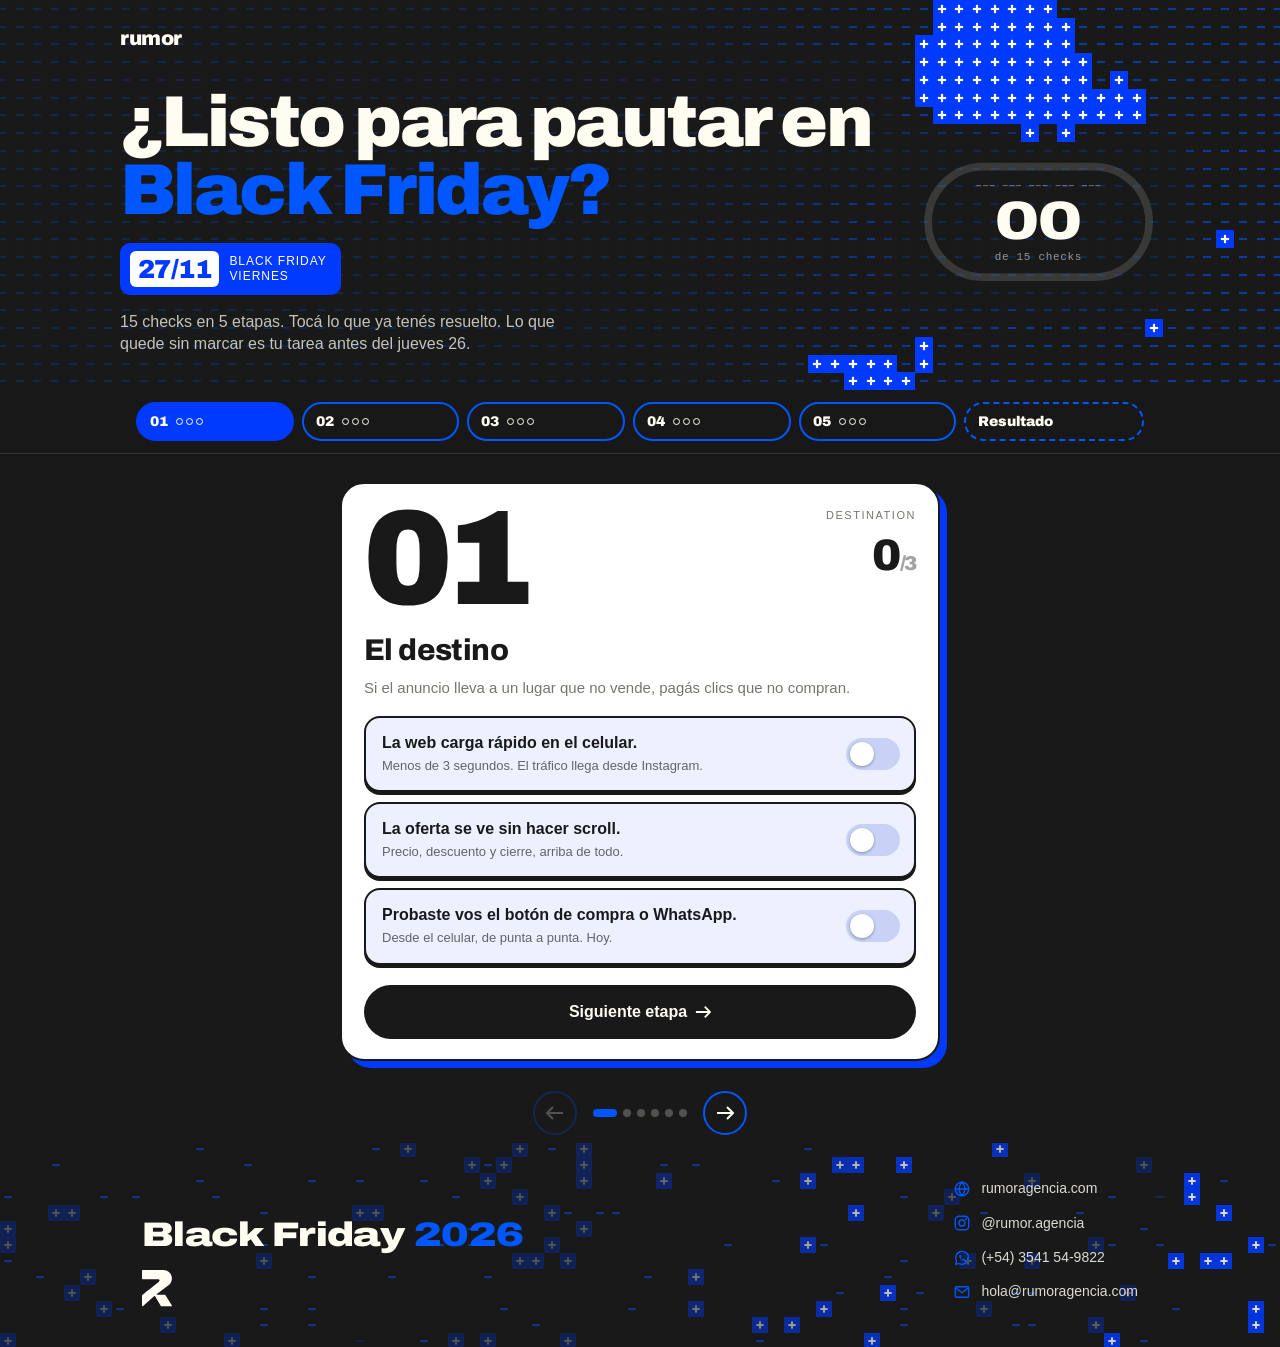
<file: landing-black-friday/checklist-bf-artefacto.html>
<!DOCTYPE html>
<html lang="es">
<head>
<meta charset="utf-8">
<meta name="viewport" content="width=device-width, initial-scale=1">
<title>Checklist Black Friday — Rumor Agencia</title>
<link rel="preconnect" href="https://fonts.googleapis.com">
<link href="https://fonts.googleapis.com/css2?family=Archivo:wdth,wght@62..125,500..900&display=swap" rel="stylesheet">
<style>
  :root{--black:#191919;--paper:#FFFCF1;--ice:#EDF1FF;--blue:#003AFE;--blue2:#0057FF;--muted:#77756c;--line:#ddd8c6}
  *{box-sizing:border-box;margin:0;padding:0}
  html,body{background:var(--black)}
  body{color:var(--black);font-family:Arial,Helvetica,sans-serif;line-height:1.4;-webkit-font-smoothing:antialiased;overflow-x:hidden}
  .h{font-family:"Archivo",Arial,sans-serif}
  button{font:inherit;color:inherit}
  .halftone{position:absolute;inset:0;pointer-events:none;
    background-image:radial-gradient(circle,currentColor 1.2px,transparent 1.5px);background-size:9px 9px;opacity:.18}

  /* ---------- HERO ---------- */
  .hero{background:var(--black);color:var(--paper);position:relative;overflow:hidden;padding:24px 22px 34px}
  .hero .halftone{color:var(--paper);-webkit-mask-image:radial-gradient(circle at 85% 70%,#000 0,transparent 60%);mask-image:radial-gradient(circle at 85% 70%,#000 0,transparent 60%)}
  .wrap{max-width:1040px;margin:0 auto;position:relative;z-index:1}
  .top{display:flex;justify-content:space-between;align-items:center;font-size:11px;letter-spacing:.1em;text-transform:uppercase}
  .logo{font-family:"Archivo",Arial,Helvetica,sans-serif;font-weight:900;font-size:20px;letter-spacing:-.02em;text-transform:lowercase}
  .tag{border:1px solid rgba(255,252,241,.35);padding:5px 11px;border-radius:99px}
  .hero-grid{display:grid;grid-template-columns:1fr auto;gap:24px;align-items:center;margin-top:36px}
  .hero h1{font-weight:900;font-size:clamp(36px,8.5vw,72px);line-height:.95;letter-spacing:-.035em}
  .hero h1 em{font-style:normal;color:var(--blue2)}
  .when{display:inline-flex;align-items:center;gap:10px;margin-top:18px;background:var(--blue);color:#fff;border-radius:10px;padding:8px 14px 8px 10px}
  .when .d{font-family:"Archivo",Arial,Helvetica,sans-serif;font-weight:900;font-size:26px;letter-spacing:-.02em;line-height:1;background:#fff;color:var(--blue);border-radius:6px;padding:5px 8px}
  .when .l{font-size:12px;letter-spacing:.08em;text-transform:uppercase;line-height:1.25}
  .hero p{margin-top:16px;color:rgba(255,252,241,.75);font-size:16px;max-width:440px}
  /* contador: píldora que se llena + número apaisado */
  .ring{position:relative;width:clamp(220px,19vw,250px);aspect-ratio:220/112}
  .ring svg{position:absolute;inset:0;width:100%;height:100%;overflow:visible}
  .ring .bg{stroke:rgba(255,252,241,.14)}
  .ring .fg{stroke:var(--blue2);transition:stroke-dashoffset .6s cubic-bezier(.3,1.3,.5,1),opacity .2s}
  .ring-txt{position:absolute;inset:0;padding-top:4px;display:flex;flex-direction:column;align-items:center;justify-content:center;text-align:center}
  .ring-seq{font-family:ui-monospace,SFMono-Regular,Menlo,Consolas,monospace;font-size:10px;font-weight:700;letter-spacing:.06em;line-height:1;white-space:nowrap}
  .ring-seq i{font-style:normal;color:rgba(255,252,241,.35);transition:color .3s}
  .ring-seq i.on{color:var(--blue2)}
  .ring-txt b{font-family:"Archivo",Arial,Helvetica,sans-serif;font-weight:900;font-stretch:125%;font-variation-settings:"wdth" 125;
    font-size:clamp(44px,4.4vw,54px);line-height:.9;letter-spacing:-.02em;margin:5px 0 4px;font-variant-numeric:tabular-nums}
  .ring-txt .cap{font-family:ui-monospace,SFMono-Regular,Menlo,Consolas,monospace;font-size:11px;letter-spacing:.06em;color:rgba(255,252,241,.55)}
  @media (max-width:560px){.hero-grid{grid-template-columns:1fr}.ring{justify-self:start;width:220px}}

  /* ---------- STAGE STRIP ---------- */
  .strip{position:sticky;top:0;z-index:10;background:rgba(25,25,25,.94);backdrop-filter:blur(8px);-webkit-backdrop-filter:blur(8px);border-bottom:1px solid rgba(255,252,241,.12)}
  .strip .wrap{display:flex;gap:8px;padding:12px 16px;overflow-x:auto;scrollbar-width:none}
  .strip .wrap::-webkit-scrollbar{display:none}
  .pill{flex:1 0 auto;display:flex;align-items:center;gap:8px;padding:8px 12px;border:2px solid var(--blue2);color:var(--paper);border-radius:99px;background:transparent;cursor:pointer;transition:background .2s,color .2s,transform .12s;white-space:nowrap}
  .pill:active{transform:scale(.95)}
  .pill .pn{font-family:"Archivo",Arial,Helvetica,sans-serif;font-weight:900;font-size:14px}
  .pill .dots{display:flex;gap:3px}
  .pill .dots i{width:7px;height:7px;border-radius:50%;border:1.5px solid currentColor;transition:background .2s}
  .pill .dots i.on{background:currentColor}
  .pill.full{background:var(--paper);border-color:var(--paper);color:var(--blue)}
  .pill.active{background:var(--blue);border-color:var(--blue);color:#fff}
  .pill.res{border-style:dashed}

  /* ---------- DECK ---------- */
  .stage{position:relative;max-width:640px;margin:0 auto;padding:28px 20px 0}
  .viewport{overflow:hidden;padding:0 10px 12px 0;margin-right:-10px;touch-action:pan-y;transition:height .45s cubic-bezier(.3,1,.4,1)}
  .deck{display:flex;align-items:flex-start;gap:28px;transition:transform .5s cubic-bezier(.3,1,.4,1);will-change:transform}
  .card{flex:0 0 100%;position:relative;overflow:hidden;
    background:#fff;border:2px solid var(--black);border-radius:24px;padding:24px 22px 20px;
    box-shadow:7px 7px 0 var(--blue);display:flex;flex-direction:column;
    transition:background .35s,color .35s,box-shadow .2s}
  .card .halftone{color:#fff;opacity:0;transition:opacity .4s;-webkit-mask-image:linear-gradient(200deg,#000,transparent 55%);mask-image:linear-gradient(200deg,#000,transparent 55%)}
  .card-top{display:flex;justify-content:space-between;align-items:flex-start;position:relative;z-index:1}
  .side{display:flex;flex-direction:column;align-items:flex-end;gap:10px;position:relative;min-height:96px}
  .count{font-family:"Archivo",Arial,Helvetica,sans-serif;font-weight:900;font-size:44px;line-height:1;letter-spacing:-.03em;transition:opacity .2s}
  .count small{font-size:20px;opacity:.4}
  .card.done .count{opacity:0}
  .big{font-family:"Archivo",Arial,Helvetica,sans-serif;font-weight:900;font-size:clamp(96px,22vw,132px);line-height:.78;letter-spacing:-.05em;
    color:var(--black);-webkit-text-stroke:2px var(--black);transition:color .35s,-webkit-text-stroke-color .35s}
  .en{font-size:11px;letter-spacing:.14em;text-transform:uppercase;color:var(--muted);transition:color .35s}
  .card h2{font-family:"Archivo",Arial,Helvetica,sans-serif;font-weight:800;font-size:30px;letter-spacing:-.02em;margin-top:18px;position:relative;z-index:1}
  .why{color:var(--muted);font-size:15px;margin:6px 0 18px;position:relative;z-index:1;transition:color .35s}
  .tiles{display:flex;flex-direction:column;gap:10px;position:relative;z-index:1}
  .tile{display:flex;align-items:center;gap:14px;width:100%;text-align:left;cursor:pointer;
    background:var(--ice);border:2px solid var(--black);border-radius:16px;padding:15px 14px 15px 16px;
    transition:transform .12s,background .25s,color .25s,box-shadow .12s;box-shadow:0 3px 0 var(--black)}
  .tile:hover{transform:translateY(-1px);box-shadow:0 4px 0 var(--black)}
  .tile:active{transform:translateY(2px) scale(.985);box-shadow:0 1px 0 var(--black)}
  .tile:focus-visible{outline:3px solid var(--blue2);outline-offset:3px}
  .tile .t{flex:1}
  .tile b{display:block;font-size:16px;line-height:1.25}
  .tile small{display:block;font-size:13px;opacity:.65;margin-top:4px}
  .sw{flex:none;width:54px;height:32px;border-radius:32px;background:#C7D2F6;position:relative;transition:background .25s}
  .sw::after{content:"";position:absolute;top:4px;left:4px;width:24px;height:24px;border-radius:50%;background:#fff;
    box-shadow:0 1px 3px rgba(0,0,0,.35);transition:transform .35s cubic-bezier(.3,1.7,.5,1)}
  .tile[aria-checked="true"]{background:var(--black);color:var(--paper)}
  .tile[aria-checked="true"] .sw{background:var(--blue2)}
  .tile[aria-checked="true"] .sw::after{transform:translateX(22px)}
  .tile.pop{animation:pop .35s cubic-bezier(.3,1.6,.5,1)}
  @keyframes pop{0%{transform:scale(1)}40%{transform:scale(1.03)}100%{transform:scale(1)}}

  .card-foot{padding-top:20px;position:relative;z-index:1}
  .mini{font-family:"Archivo",Arial,Helvetica,sans-serif;font-weight:800;font-size:15px}
  .next{display:flex;width:100%;justify-content:center;align-items:center;gap:8px;font-size:16px;padding:16px!important;background:var(--black);color:var(--paper);border:0;border-radius:99px;
    padding:12px 18px;font-weight:700;cursor:pointer;transition:transform .12s}
  .next:active{transform:scale(.95)}
  .next svg{width:16px;height:16px}

  .stamp{position:absolute;right:0;top:30px;z-index:2;font-family:"Archivo",Arial,Helvetica,sans-serif;font-weight:900;font-size:22px;letter-spacing:.04em;
    border:3px solid #fff;color:#fff;padding:6px 14px;border-radius:8px;transform:rotate(-10deg) scale(0);opacity:0;
    transition:transform .45s cubic-bezier(.3,1.8,.5,1),opacity .2s}

  /* complete stage */
  .card.done{background:var(--blue);color:#fff;box-shadow:7px 7px 0 var(--paper)}
  .card.done .halftone{opacity:.22}
  .card.done .big{color:#fff;-webkit-text-stroke-color:#fff}
  .card.done .en,.card.done .why{color:rgba(255,255,255,.75)}
  .card.done .stamp{transform:rotate(-10deg) scale(1);opacity:1}
  .card.done .tile[aria-checked="true"]{background:var(--black)}
  .card.done .next{background:#fff;color:var(--black)}

  /* result card */
  .card.result{background:var(--black);color:var(--paper);border-color:rgba(255,252,241,.25);box-shadow:7px 7px 0 var(--blue),inset 0 1px 0 rgba(255,252,241,.12)}
  .card.result .halftone{color:var(--paper);opacity:.14}
  .card.result .en{color:rgba(255,252,241,.55)}
  .gauge{position:relative;width:100%;max-width:340px;margin:10px auto 0;z-index:1}
  .gauge svg{width:100%;display:block}
  .gauge .g-bg{stroke:rgba(255,252,241,.14)}
  .gauge .g-fg{transition:stroke-dashoffset .8s cubic-bezier(.3,1.2,.5,1),stroke .4s}
  .gauge-txt{position:absolute;left:0;right:0;bottom:4px;text-align:center}
  .gauge-txt b{font-family:"Archivo",Arial,Helvetica,sans-serif;font-weight:900;font-size:64px;line-height:1;letter-spacing:-.04em}
  .gauge-txt span{font-size:20px;opacity:.5;font-weight:700}
  .verdict{font-family:"Archivo",Arial,Helvetica,sans-serif;font-weight:900;font-size:clamp(28px,7vw,40px);line-height:1;letter-spacing:-.03em;text-align:center;margin-top:16px;position:relative;z-index:1}
  .advice{text-align:center;color:rgba(255,252,241,.72);font-size:15px;margin:10px auto 0;max-width:420px;position:relative;z-index:1}
  .chips{display:flex;flex-wrap:wrap;gap:6px;justify-content:center;margin-top:16px;position:relative;z-index:1}
  .chip{font-size:12px;border:1px solid rgba(255,252,241,.3);border-radius:99px;padding:6px 10px;color:rgba(255,252,241,.85);cursor:pointer;background:none}
  .chip:hover{border-color:var(--blue2);color:#fff}
  .ctas{display:flex;flex-direction:column;gap:10px;margin-top:22px;position:relative;z-index:1}
  .btn{display:flex;align-items:center;justify-content:center;gap:10px;font-weight:700;font-size:16px;padding:16px;border-radius:14px;text-decoration:none;cursor:pointer;border:0;transition:transform .12s}
  .btn:active{transform:scale(.97)}
  .btn.primary{background:var(--blue);color:#fff;box-shadow:0 4px 0 #0024a3}
  .btn.ghost{background:transparent;color:var(--paper);border:1.5px solid rgba(255,252,241,.35)}
  .contact{font-size:12px;text-align:center;color:rgba(255,252,241,.5);margin-top:12px;position:relative;z-index:1}
  .reset{background:none;border:0;color:rgba(255,252,241,.5);text-decoration:underline;font-size:12px;cursor:pointer;margin:8px auto 0;display:block;position:relative;z-index:1}

  .pager{display:flex;align-items:center;justify-content:center;gap:16px;padding:18px 0 8px}
  .pager button.ar{width:44px;height:44px;border-radius:50%;border:2px solid var(--blue2);background:transparent;color:var(--paper);cursor:pointer;display:grid;place-items:center;transition:transform .12s,opacity .2s}
  .pager button.ar:active{transform:scale(.92)}
  .pager button.ar:disabled{opacity:.25;cursor:default}
  .pager svg{width:18px}
  .pdots{display:flex;gap:6px}
  .pdots i{width:8px;height:8px;border-radius:99px;background:rgba(255,252,241,.25);transition:width .3s,background .3s}
  .pdots i.on{width:24px;background:var(--blue2)}
  .pdots i.full{background:var(--paper)}
  .swipe{text-align:center;font-size:11px;letter-spacing:.12em;text-transform:uppercase;color:var(--muted);padding-bottom:10px}
  @media (min-width:900px){.swipe{display:none}}

  footer{position:relative;overflow:hidden}
  footer .wrap{padding:36px 22px 40px;display:flex;flex-wrap:wrap;justify-content:space-between;align-items:flex-end;gap:28px}
  footer a{color:var(--paper);text-decoration:none}
  .f-brand{display:flex;flex-direction:column;gap:18px}
  .f-title{font-family:"Archivo",Arial,Helvetica,sans-serif;font-weight:900;font-stretch:125%;font-variation-settings:"wdth" 125;
    font-size:clamp(24px,3.2vw,34px);line-height:1;letter-spacing:-.02em;color:var(--paper)}
  .f-title em{font-style:normal;color:var(--blue2)}
  .f-iso{width:30px;height:auto;display:block}
  .f-links{list-style:none;display:flex;flex-direction:column;gap:10px;font-size:14px}
  .f-links a{display:inline-flex;align-items:center;gap:10px;color:rgba(255,252,241,.85);transition:color .2s}
  .f-links a:hover{color:#fff}
  .f-links svg{width:18px;height:18px;flex:none;color:var(--blue2)}

  .toast{position:fixed;left:50%;bottom:24px;transform:translate(-50%,120px);background:var(--blue);color:var(--paper);padding:12px 18px;border-radius:99px;font-size:14px;font-weight:700;z-index:50;opacity:0;visibility:hidden;transition:transform .35s cubic-bezier(.3,1.5,.5,1),opacity .2s,visibility .2s}
  .toast.show{transform:translate(-50%,0);opacity:1;visibility:visible}

  /* ---------- Fondo animado del hero (grilla booleana Rumor) ---------- */
  .rbf-bg{position:absolute;inset:0;z-index:0;overflow:hidden;background:#191919;pointer-events:none}
  .rbf-bg canvas{display:block;width:100%;height:100%}
  /* card del resultado: animación detrás de un vidrio esmerilado */
  .card.result .rbf-bg{opacity:.38}
  .card.result .rbf-bg canvas{filter:blur(9px);transform:scale(1.06)}
  .card.result .rbf-bg::after{content:"";position:absolute;inset:0;
    background:linear-gradient(155deg,rgba(255,252,241,.10),rgba(255,252,241,0) 38%),rgba(25,25,25,.18)}
  @media (prefers-reduced-motion:reduce){*{transition:none!important;animation:none!important;scroll-behavior:auto!important}}
</style>
</head>
<body>

<header class="hero">
  <div class="rbf-bg" aria-hidden="true"><canvas></canvas></div>
  <div class="wrap">
    <div class="top"><span class="logo" data-rbf-avoid>rumor</span></div>
    <div class="hero-grid">
      <div>
        <h1 class="h" data-rbf-avoid="text">¿Listo para pautar en <em>Black Friday?</em></h1>
        <div class="when" data-rbf-avoid><span class="d">27/11</span><span class="l">Black Friday<br>viernes</span></div>
        <p data-rbf-avoid="text">15 checks en 5 etapas. Tocá lo que ya tenés resuelto. Lo que quede sin marcar es tu tarea antes del jueves 26.</p>
      </div>
      <div class="ring" aria-hidden="true" data-rbf-avoid>
        <svg viewBox="0 0 220 112"><path class="bg" d="M110 6H160A50 50 0 0 1 160 106H60A50 50 0 0 1 60 6Z" fill="none" stroke-width="7"/>
          <path class="fg" id="ringFg" pathLength="100" d="M110 6H160A50 50 0 0 1 160 106H60A50 50 0 0 1 60 6Z" fill="none" stroke-width="7" stroke-linecap="round"/></svg>
        <div class="ring-txt"><span class="ring-seq" id="ringSeq"></span><b id="ringNum">00</b><span class="cap">de 15 checks</span></div>
      </div>
    </div>
  </div>
</header>

<nav class="strip" aria-label="Etapas"><div class="wrap" id="strip"></div></nav>

<main>
  <div class="stage">
    <div class="viewport" id="viewport"><div class="deck" id="deck"></div></div>
    <div class="pager">
      <button type="button" class="ar" id="prev" aria-label="Anterior"><svg viewBox="0 0 18 14" fill="none"><path d="M17 7H1m6-6L1 7l6 6" stroke="currentColor" stroke-width="2"/></svg></button>
      <div class="pdots" id="pdots"></div>
      <button type="button" class="ar" id="nextA" aria-label="Siguiente"><svg viewBox="0 0 18 14" fill="none"><path d="M1 7h16m-6-6 6 6-6 6" stroke="currentColor" stroke-width="2"/></svg></button>
    </div>
    <p class="swipe">Deslizá para cambiar de etapa</p>
  </div>
</main>

<footer><div class="rbf-bg" aria-hidden="true"><canvas></canvas></div><div class="wrap">
  <div class="f-brand">
    <span class="f-title" data-rbf-avoid="text">Black Friday <em>2026</em></span>
    <svg class="f-iso" data-rbf-avoid viewBox="0 0 119.52 144.65" role="img" aria-label="Rumor"><path fill="#FFFCF1" d="M119.2,141.6l-26.12-41.65c-.36-.56-.99-.9-1.66-.9h-31.2c-1.85,0-2.68-2.31-1.26-3.49l48.05-35.88c7.73-6.4,12.21-15.92,12.21-25.96h0C119.22,15.09,104.13,0,85.52,0H1.97C.88,0,0,.88,0,1.97v32.68c0,1.09.88,1.97,1.97,1.97h59.09c10.4,0,12.25,5.3,4.13,11.79l-30.31,24.18c-15.84,12.64-30.7,24.49-34.13,27.23-.47.37-.74.94-.74,1.54v41.16c0,1.67,1.95,2.58,3.23,1.52l45.93-40.1c.94-.78,2.35-.53,2.96.52l22.91,39.2c.35.61,1,.98,1.7.98h40.81c1.56,0,2.51-1.73,1.66-3.04Z"/></svg>
  </div>
  <ul class="f-links" data-rbf-avoid>
    <li><a href="https://rumoragencia.com" target="_blank" rel="noopener"><svg viewBox="0 0 24 24" fill="none" stroke="currentColor" stroke-width="1.8" stroke-linecap="round" stroke-linejoin="round" aria-hidden="true"><circle cx="12" cy="12" r="9"/><path d="M3 12h18M12 3c2.5 2.7 3.8 5.7 3.8 9s-1.3 6.3-3.8 9c-2.5-2.7-3.8-5.7-3.8-9S9.5 5.7 12 3z"/></svg>rumoragencia.com</a></li>
    <li><a href="https://instagram.com/rumor.agencia" target="_blank" rel="noopener"><svg viewBox="0 0 24 24" fill="none" stroke="currentColor" stroke-width="1.8" stroke-linecap="round" stroke-linejoin="round" aria-hidden="true"><rect x="3" y="3" width="18" height="18" rx="5"/><circle cx="12" cy="12" r="4"/><circle cx="17.3" cy="6.7" r=".6" fill="currentColor"/></svg>@rumor.agencia</a></li>
    <li><a href="https://wa.me/5493541549822" target="_blank" rel="noopener"><svg viewBox="0 0 24 24" fill="none" stroke="currentColor" stroke-width="1.8" stroke-linecap="round" stroke-linejoin="round" aria-hidden="true"><path d="M3.6 20.4l1.2-4.1A8.6 8.6 0 1 1 8 19.3z"/><path d="M9.2 8.6c.2-.5.6-.6 1-.5l.9 1.8c.1.3 0 .5-.2.7l-.5.6c.6 1.2 1.6 2.2 2.8 2.8l.6-.5c.2-.2.5-.3.7-.2l1.8.9c.1.4 0 .8-.5 1-1 .6-2.4.5-4-.6a10 10 0 0 1-2.6-2.6c-1.1-1.6-1.2-3-.6-4z" fill="currentColor" stroke="none"/></svg>(+54) 3541 54-9822</a></li>
    <li><a href="mailto:hola@rumoragencia.com"><svg viewBox="0 0 24 24" fill="none" stroke="currentColor" stroke-width="1.8" stroke-linecap="round" stroke-linejoin="round" aria-hidden="true"><rect x="3" y="5" width="18" height="14" rx="2"/><path d="M3.5 6.5 12 13l8.5-6.5"/></svg>hola@rumoragencia.com</a></li>
  </ul>
</div></footer>

<div class="toast" id="toast"></div>

<script>
const STAGES = [
  { n:"01", t:"El destino", en:"Destination", why:"Si el anuncio lleva a un lugar que no vende, pagás clics que no compran.", items:[
    ["La web carga rápido en el celular.","Menos de 3 segundos. El tráfico llega desde Instagram."],
    ["La oferta se ve sin hacer scroll.","Precio, descuento y cierre, arriba de todo."],
    ["Probaste vos el botón de compra o WhatsApp.","Desde el celular, de punta a punta. Hoy."]]},
  { n:"02", t:"La medición", en:"Tracking", why:"Sin medición no sabés qué anuncio vende. Y no hay tiempo para adivinar.", items:[
    ["El píxel registra la conversión que importa.","Compra o lead. No alcance, no likes."],
    ["Sabés tu costo por venta máximo.","Cuánto podés pagar por venta sin perder plata."],
    ["Definiste qué número mirás cada día.","Costo por venta o por lead. Todas las mañanas."]]},
  { n:"03", t:"La oferta", en:"Offer", why:"Un descuento que no cubre tu margen es vender a pérdida, con pauta encima.", items:[
    ["El descuento lo cubre tu margen.","Con el costo de pauta incluido en la cuenta."],
    ["Hay stock o cupos para lo que pautás.","Pautar algo agotado quema plata y reputación."],
    ["La oferta tiene fecha y hora de cierre.","Sin cierre no hay urgencia."]]},
  { n:"04", t:"La respuesta", en:"Response", why:"El lead que no se atiende en la hora, compra en otro lado.", items:[
    ["Alguien responde en menos de 1 hora.","También el finde. Con nombre y horario."],
    ["Respuestas rápidas para las 5 preguntas de siempre.","Precio, envío, cuotas, stock, cómo pagar."],
    ["Los que no compran quedan anotados.","CRM o planilla. El lunes se les vende a ellos."]]},
  { n:"05", t:"El presupuesto", en:"Budget", why:"Definirlo antes evita decidir con apuro y gastar de más.", items:[
    ["Presupuesto diario y tope total definidos.","Por escrito. No se mueve por ansiedad."],
    ["Campañas aprobadas antes del jueves 26.","La revisión de Meta demora. No lances el viernes."],
    ["Tenés una regla para cortar o subir.","Si el costo por venta pasa tu tope, se pausa."]]}
];
const TOTAL = 15, KEY = "rumor-bf-checklist-2026";
let state = {};
try { state = JSON.parse(localStorage.getItem(KEY) || "{}"); } catch(e) {}
const save = () => { try { localStorage.setItem(KEY, JSON.stringify(state)); } catch(e) {} };
const buzz = () => { try { navigator.vibrate && navigator.vibrate(10); } catch(e) {} };

const deck = document.getElementById("deck"), strip = document.getElementById("strip");
const arrow = '<svg viewBox="0 0 18 14" fill="none"><path d="M1 7h16m-6-6 6 6-6 6" stroke="currentColor" stroke-width="2"/></svg>';
const cards = [], pills = [];

STAGES.forEach((s, si) => {
  const c = document.createElement("article");
  c.className = "card"; c.id = "etapa-" + s.n;
  c.innerHTML = `<div class="halftone"></div>
    <div class="card-top"><span class="big">${s.n}</span>
      <div class="side"><span class="en">${s.en}</span><span class="count"><span class="cnt">0</span><small>/3</small></span><div class="stamp">READY</div></div></div>
    <h2>${s.t}</h2><p class="why">${s.why}</p>
    <div class="tiles">${s.items.map((it, ii) => `
      <button type="button" class="tile" role="switch" data-id="s${si}i${ii}" aria-checked="false">
        <span class="t"><b>${it[0]}</b><small>${it[1]}</small></span><span class="sw" aria-hidden="true"></span>
      </button>`).join("")}</div>
    <div class="card-foot"><button type="button" class="next">${si < 4 ? "Siguiente etapa" : "Ver resultado"} ${arrow}</button></div>`;
  deck.appendChild(c); cards.push(c);

  const p = document.createElement("button");
  p.type = "button"; p.className = "pill";
  p.innerHTML = `<span class="pn">${s.n}</span><span class="dots"><i></i><i></i><i></i></span>`;
  p.setAttribute("aria-label", "Etapa " + s.n + ": " + s.t);
  strip.appendChild(p); pills.push(p);
});

// result card
const r = document.createElement("article");
r.className = "card result"; r.id = "resultado";
r.innerHTML = `<div class="rbf-bg" aria-hidden="true" data-rbf-spread><canvas></canvas></div>
  <div class="card-top" data-rbf-avoid="text"><span class="en">Your result</span><span class="en">rumor</span></div>
  <div class="gauge" data-rbf-avoid><svg viewBox="0 0 200 110"><path class="g-bg" d="M15 100 A85 85 0 0 1 185 100" fill="none" stroke-width="16" stroke-linecap="round"/>
    <path class="g-fg" id="gFg" d="M15 100 A85 85 0 0 1 185 100" fill="none" stroke-width="16" stroke-linecap="round"/></svg>
    <div class="gauge-txt"><b id="gNum">0</b><span>/15</span></div></div>
  <div class="verdict" id="verdict" data-rbf-avoid="text"></div>
  <p class="advice" id="advice" data-rbf-avoid="text"></p>
  <div class="chips" id="chips" data-rbf-avoid></div>
  <div class="ctas" data-rbf-avoid>
    <a class="btn primary" href="https://wa.me/5493541549822?text=Hola%20Rumor%2C%20hice%20la%20checklist%20de%20Black%20Friday" target="_blank" rel="noopener">Hablemos por WhatsApp</a>
    <button type="button" class="btn ghost" id="copy">Copiar lo que me falta</button>
  </div>
  <p class="contact" data-rbf-avoid="text">(+54) 3541 54-9822 · hola@rumoragencia.com</p>
  <button type="button" class="reset" id="reset" data-rbf-avoid="text">Empezar de nuevo</button>`;
deck.appendChild(r); cards.push(r);
const rp = document.createElement("button");
rp.type = "button"; rp.className = "pill res"; rp.innerHTML = `<span class="pn">Resultado</span>`;
strip.appendChild(rp); pills.push(rp);

// geometry
const ringFg = document.getElementById("ringFg"), RC = 100;
ringFg.style.strokeDasharray = RC;
const gFg = document.getElementById("gFg"), GL = gFg.getTotalLength();
gFg.style.strokeDasharray = GL;

const viewport = document.getElementById("viewport"), pdots = document.getElementById("pdots");
cards.forEach(() => pdots.appendChild(document.createElement("i")));
let active = 0;
function layout(){
  deck.style.transform = `translateX(calc(${-active} * (100% + 28px)))`;
  viewport.style.height = (cards[active].offsetHeight + 12) + "px";
  cards.forEach((c, i) => { c.setAttribute("aria-hidden", i !== active); c.inert = i !== active; });
  pills.forEach((p, i) => p.classList.toggle("active", i === active));
  [...pdots.children].forEach((d, i) => { d.classList.toggle("on", i === active); d.classList.toggle("full", i < 5 && cards[i].classList.contains("done")); });
  document.getElementById("prev").disabled = active === 0;
  document.getElementById("nextA").disabled = active === cards.length - 1;
  const pp = pills[active]; strip.scrollTo({left: pp.offsetLeft - 16, behavior: "smooth"});
}
const goTo = i => { active = Math.max(0, Math.min(cards.length - 1, i)); layout(); };
pills.forEach((p, i) => p.addEventListener("click", () => goTo(i)));
cards.forEach((c, i) => { const n = c.querySelector(".next"); if (n) n.addEventListener("click", () => goTo(i + 1)); });
document.getElementById("prev").addEventListener("click", () => goTo(active - 1));
document.getElementById("nextA").addEventListener("click", () => goTo(active + 1));
document.addEventListener("keydown", e => { if (e.key === "ArrowRight") goTo(active + 1); if (e.key === "ArrowLeft") goTo(active - 1); });
let sx = null, sy = 0;
viewport.addEventListener("pointerdown", e => { sx = e.clientX; sy = e.clientY; });
viewport.addEventListener("pointerup", e => {
  if (sx === null) return;
  const dx = e.clientX - sx, dy = e.clientY - sy; sx = null;
  if (Math.abs(dx) > 50 && Math.abs(dx) > Math.abs(dy) * 1.3) goTo(active + (dx < 0 ? 1 : -1));
});
viewport.addEventListener("pointercancel", () => sx = null);
window.addEventListener("resize", layout);

document.querySelectorAll(".tile").forEach(t => {
  t.setAttribute("aria-checked", state[t.dataset.id] ? "true" : "false");
  t.addEventListener("click", () => {
    const on = t.getAttribute("aria-checked") !== "true";
    t.setAttribute("aria-checked", on); state[t.dataset.id] = on; save(); buzz();
    t.classList.remove("pop"); void t.offsetWidth; t.classList.add("pop");
    const card = t.closest(".card"), wasDone = card.classList.contains("done");
    render();
    if (on && !wasDone && card.classList.contains("done")) {
      const i = cards.indexOf(card);
      setTimeout(() => goTo(i + 1), 900);
    }
  });
});

const labels = {};
STAGES.forEach((s, si) => s.items.forEach((it, ii) => labels[`s${si}i${ii}`] = { txt: it[0], stage: si }));
const missing = () => Object.keys(labels).filter(k => !state[k]);

function render(){
  let total = 0;
  STAGES.forEach((s, si) => {
    const c = cards[si];
    const n = [0,1,2].filter(ii => state[`s${si}i${ii}`]).length;
    total += n;
    c.querySelector(".cnt").textContent = n;
    c.classList.toggle("done", n === 3);
    pills[si].classList.toggle("full", n === 3);
    pills[si].querySelectorAll(".dots i").forEach((d, di) => d.classList.toggle("on", di < n));
  });
  document.getElementById("ringNum").textContent = String(total).padStart(2, "0");
  ringFg.style.strokeDashoffset = RC * (1 - total / TOTAL);
  ringFg.style.opacity = total ? 1 : 0;
  // secuencia booleana: un signo por check (+ hecho / − pendiente), agrupada por etapa
  document.getElementById("ringSeq").innerHTML = STAGES.map((s, si) => [0,1,2].map(ii =>
    state[`s${si}i${ii}`] ? '<i class="on">+</i>' : '<i>−</i>').join("")).join(" ");
  document.getElementById("gNum").textContent = total;
  gFg.style.strokeDashoffset = GL * (1 - total / TOTAL);
  gFg.style.stroke = total === TOTAL ? "#0057FF" : total >= 11 ? "#6f8dff" : total > 0 ? "#FFFCF1" : "rgba(255,252,241,.3)";

  let v, a;
  if (total === TOTAL) { v = "Listo para pautar."; a = "Estás listo. Ahora a mirar ventas, no likes."; }
  else if (total >= 11) { v = "Casi. Ajustá antes del jueves."; a = "Te falta poco. Resolvelo y salís tranquilo."; }
  else if (total > 0) { v = "No pautes todavía."; a = "Primero ordená esto. Después sí, a pautar."; }
  else { v = "Todavía no marcaste nada."; a = "Volvé a la 01 y marcá lo que ya tenés."; }
  document.getElementById("verdict").textContent = v;
  document.getElementById("advice").textContent = a;
  const chips = document.getElementById("chips"), m = missing();
  chips.innerHTML = (total > 0 && m.length) ? m.map(k => `<button type="button" class="chip" data-s="${labels[k].stage}">${STAGES[labels[k].stage].n} · ${labels[k].txt}</button>`).join("") : "";
  chips.querySelectorAll(".chip").forEach(ch => ch.addEventListener("click", () => goTo(+ch.dataset.s)));
  if (typeof layout === "function") layout();
}

const toast = msg => { const t = document.getElementById("toast"); t.textContent = msg; t.classList.add("show"); setTimeout(() => t.classList.remove("show"), 1800); };
document.getElementById("copy").addEventListener("click", async () => {
  const m = missing();
  const text = m.length ? "Me falta resolver antes de Black Friday:\n" + m.map(k => "- " + labels[k].txt).join("\n") : "Checklist Black Friday: 15/15. Listo para pautar.";
  try { await navigator.clipboard.writeText(text); toast("Copiado"); } catch(e) { toast("No se pudo copiar"); }
});
document.getElementById("reset").addEventListener("click", () => {
  state = {}; save();
  document.querySelectorAll(".tile").forEach(t => t.setAttribute("aria-checked", "false"));
  render(); goTo(0);
});

render();
if (document.fonts) document.fonts.ready.then(layout);
</script>
<script>
(function () {
  'use strict';

  /* ---------- Paleta Rumor ---------- */
  var C = { black: '#191919', blue: '#003AFE', blue2: '#0057FF', white: '#FFFCF1', red: '#E3262B' };

  /* ---------- Tiempo ----------
     Bucle perfecto de 12 s: 3 temas × 4 s. Todo es función de step % STEPS.
     Solo se redibuja cuando cambia el paso (12 por segundo): estética "digital" y muy poco CPU. */
  var CYCLE = 12000;
  var STEPS = 144;
  var INTRO = 1400;          // ms · arranque tipo "cargando" (solo la primera vez, fuera del bucle)
  var WIPE = 0.22;           // fracción de cada tema que dura el barrido al siguiente
  var STATIC_T = 0.12;       // momento usado con prefers-reduced-motion (tema azul)

  /* ---------- Zonas que quedan oscuras (compu) ----------
     Medido sobre la portada real: contenido centrado de 1300 px máx.,
     título hasta el 72% del contenido, contador centrado en el 91% / 57% del alto. */
  var LAYOUT = {
    contentMax: 1300, pad: 32,   // ancho máx. del contenido y margen lateral (px)
    textEnd: 0.72,               // hasta dónde llega el texto (fracción del contenido)
    counterX: 0.91, counterY: 0.57, counterR: 125, // centro y radio exterior del contador (px)
    topBar: 95,                  // franja superior con logo y etiqueta (px)
    avoidPad: 14                 // margen oscuro alrededor de cada elemento data-rbf-avoid (px)
  };

  /* ---------- Temas (dos valores por celda: apagada / prendida) ----------
     off: signo chico sobre negro · on: bloque de color con el signo opuesto
     thr: umbral de la mancha (más alto = menos superficie prendida)            */
  var THEMES = [
    { name: 'azul',   block: C.blue,  onInk: C.white, onG: ['+'],        offInk: C.blue2, offG: '-',   offA: 0.55, thr: -0.02 },
    { name: 'blanco', block: C.white, onInk: C.black, onG: ['%', '50'],  offInk: C.white, offG: 'dot', offA: 0.20, thr: 0.24 },
    { name: 'rojo',   block: C.red,   onInk: C.black, onG: ['-'],        offInk: C.red,   offG: '+',   offA: 0.50, thr: 0.02 }
  ];

  function hash(a, b, c) {
    var h = (Math.imul(a, 374761393) + Math.imul(b, 668265263) + Math.imul(c, 1274126177)) | 0;
    h = Math.imul(h ^ (h >>> 13), 1274126177);
    h ^= h >>> 16;
    return (h >>> 0) / 4294967296;
  }
  function smooth(e0, e1, x) { x = Math.min(1, Math.max(0, (x - e0) / (e1 - e0))); return x * x * (3 - 2 * x); }
  var TAU = 6.283185307;

  /* ---------- Signos vectoriales (sin fuentes remotas) ---------- */
  function drawGlyph(g, ctx, s, color) {
    ctx.fillStyle = color; ctx.strokeStyle = color;
    var t = Math.max(1, s * 0.12), L = s * 0.46;
    if (g === '+') { ctx.fillRect(-L / 2, -t / 2, L, t); ctx.fillRect(-t / 2, -L / 2, t, L); }
    else if (g === '-') { ctx.fillRect(-L / 2, -t / 2, L, t); }
    else if (g === 'dot') { ctx.beginPath(); ctx.arc(0, 0, s * 0.09, 0, TAU); ctx.fill(); }
    else if (g === '%') {
      var r = s * 0.1, o = s * 0.15;
      ctx.lineWidth = t * 0.8;
      ctx.beginPath(); ctx.arc(-o, -o, r, 0, TAU); ctx.stroke();
      ctx.beginPath(); ctx.arc(o, o, r, 0, TAU); ctx.stroke();
      ctx.lineWidth = t * 0.85;
      ctx.beginPath(); ctx.moveTo(L * 0.5, -L * 0.5); ctx.lineTo(-L * 0.5, L * 0.5); ctx.stroke();
    } else {
      ctx.font = '800 ' + Math.round(s * 0.5) + 'px ui-monospace, SFMono-Regular, Menlo, Consolas, "Liberation Mono", monospace';
      ctx.textAlign = 'center'; ctx.textBaseline = 'middle';
      ctx.fillText(g, 0, s * 0.04);
    }
  }

  function sprite(px, block, g, ink) {
    var c = document.createElement('canvas'); c.width = c.height = px;
    var x = c.getContext('2d');
    if (block) x.fillStyle = block, x.fillRect(0, 0, px, px);   // bloques pegados: forman manchas continuas
    x.translate(px / 2, px / 2); drawGlyph(g, x, px, ink);
    return c;
  }
  function buildSprites(px) {
    return THEMES.map(function (T) {
      return {
        on: T.onG.map(function (g) { return sprite(px, T.block, g, T.onInk); }),
        off: sprite(px, null, T.offG, T.offInk)
      };
    });
  }

  function init(root) {
    var canvas = root.querySelector('canvas');
    if (!canvas) { canvas = document.createElement('canvas'); root.appendChild(canvas); }
    var ctx = canvas.getContext('2d', { alpha: false });

    var W = 0, H = 0, dpr = 1, cell = 20, cols = 0, rows = 0, ox = 0, oy = 0, px = 20;
    var U, WT, sprites;
    var lastKey = -1, raf = 0, inView = true;
    var tStart = 0, introDone = false;
    var rm = window.matchMedia ? window.matchMedia('(prefers-reduced-motion: reduce)') : { matches: false };

    /* Rectángulos (relativos al fondo) de los elementos a respetar.
       data-rbf-avoid="text" usa las líneas reales del texto; cualquier otro valor, la caja entera. */
    var avoidEls = [];
    var spread = root.hasAttribute('data-rbf-spread');
    function avoidZones(r) {
      var host = root.parentElement || document;
      avoidEls = Array.prototype.slice.call(host.querySelectorAll('[data-rbf-avoid]'));
      if (!avoidEls.length) return null;
      var out = [];
      avoidEls.forEach(function (el) {
        var rects;
        if (el.getAttribute('data-rbf-avoid') === 'text') {
          var rg = document.createRange(); rg.selectNodeContents(el); rects = rg.getClientRects();
        } else rects = [el.getBoundingClientRect()];
        for (var q = 0; q < rects.length; q++) {
          var b = rects[q]; if (!b.width || !b.height) continue;
          out.push([b.left - r.left, b.top - r.top, b.right - r.left, b.bottom - r.top]);
        }
      });
      return out;
    }

    function layout() {
      var r = root.getBoundingClientRect();
      W = Math.max(1, Math.round(r.width)); H = Math.max(1, Math.round(r.height));
      dpr = Math.min(window.devicePixelRatio || 1, 2);
      canvas.width = Math.round(W * dpr); canvas.height = Math.round(H * dpr);
      cell = Math.max(16, Math.min(24, Math.min(W, H) / 22));
      px = Math.ceil(cell * dpr);
      cols = Math.ceil(W / cell); rows = Math.ceil(H / cell);
      ox = (W - cols * cell) / 2; oy = (H - rows * cell) / 2;
      sprites = buildSprites(px);

      var a = smooth(0.85, 1.7, W / H);          // 0 = celu vertical · 1 = compu apaisada
      var zones = avoidZones(r);                  // elementos marcados con data-rbf-avoid
      var cw = Math.min(W - 2 * LAYOUT.pad, LAYOUT.contentMax), cl = (W - cw) / 2;
      var tEnd = cl + LAYOUT.textEnd * cw, cX = cl + LAYOUT.counterX * cw, cY = H * LAYOUT.counterY;
      var n = cols * rows;
      U = new Float32Array(n); WT = new Float32Array(n);
      for (var j = 0; j < rows; j++) for (var i = 0; i < cols; i++) {
        var k = j * cols + i;
        var xn = (ox + (i + 0.5) * cell) / W, yn = (oy + (j + 0.5) * cell) / H;
        var X = xn * W, Y = yn * H;
        // Dirección del barrido entre temas
        U[k] = (xn * 0.45 + yn * 0.55) * (1 - a) + (xn * 0.85 + yn * 0.15) * a;
        var wm, wd;
        if (zones) {
          // Modo integrado: presencia general con sesgo a la derecha / abajo,
          // y cero detrás de cada elemento marcado.
          wm = smooth(0.35, 0.85, yn) * (0.6 + 0.4 * xn);   // celu: abajo, más a la derecha
          wd = smooth(0.42, 0.8, xn);                       // compu: mitad derecha
          if (spread) { wm = 1; wd = 1; }                  // data-rbf-spread: presencia pareja
          var m = 1;
          for (var z = 0; z < zones.length; z++) {
            var Z = zones[z];
            var dx = Math.max(Z[0] - X, 0, X - Z[2]), dy = Math.max(Z[1] - Y, 0, Y - Z[3]);
            m *= smooth(LAYOUT.avoidPad, LAYOUT.avoidPad + cell * 1.5, Math.sqrt(dx * dx + dy * dy));
            if (!m) break;
          }
          wm *= m; wd *= m;
        } else {
          // Modo genérico (sin marcas): zonas medidas sobre la portada
          wm = smooth(0.3, 0.85, yn) * (0.6 + 0.4 * xn);
          wd = smooth(tEnd, tEnd + 0.07 * cw, X)
             * smooth(LAYOUT.topBar * 0.7, LAYOUT.topBar * 1.15, Y);
          var dc = Math.sqrt((X - cX) * (X - cX) + (Y - cY) * (Y - cY));
          wd *= smooth(LAYOUT.counterR, LAYOUT.counterR * 1.3, dc);
        }
        WT[k] = wm * (1 - a) + wd * a;
      }
      lastKey = -1;
    }

    /* Campo de manchas: suma de ondas con frecuencias temporales enteras → bucle exacto */
    function field(i, j, t) {
      var p = TAU * t;
      return (Math.sin(0.21 * i + 0.13 * j + p + 1.3) +
              Math.sin(-0.12 * i + 0.29 * j - p + 0.4) +
              Math.sin(0.33 * i - 0.17 * j + p + 2.1) * 0.8 +
              Math.sin(0.06 * i + 0.09 * j - 2 * p + 0.7) * 0.9 +
              Math.sin(0.52 * i + 0.41 * j - p + 4.2) * 0.45) / 3.6;
    }

    /* intro: 0..1 durante el arranque, o -1 si ya terminó */
    function draw(t, intro) {
      var step = Math.round(t * STEPS) % STEPS;
      var nT = THEMES.length, seg = t * nT, cur = Math.floor(seg) % nT, local = seg - Math.floor(seg);
      var nxt = (cur + 1) % nT;
      var wipeP = (local - (1 - WIPE)) / WIPE;   // <0: sin barrido · 0..1: barrido en curso

      ctx.setTransform(1, 0, 0, 1, 0, 0);
      ctx.globalAlpha = 1;
      ctx.fillStyle = C.black; ctx.fillRect(0, 0, canvas.width, canvas.height);

      var n = cols * rows;
      for (var k = 0; k < n; k++) {
        var i = k % cols, j = (k / cols) | 0;
        var w = WT[k];
        var h = hash(i, j, step);

        // Arranque: las celdas aparecen al azar y titilan antes de asentarse
        if (intro >= 0) {
          var appear = hash(i, j, 991);
          if (appear > intro) continue;
          if (intro - appear < 0.12) {
            var T0 = THEMES[0];
            var spr0 = h < 0.5 ? sprites[0].on[0] : sprites[0].off;
            ctx.globalAlpha = h < 0.5 ? 0.25 + 0.6 * w : T0.offA;
            ctx.drawImage(spr0, Math.round((ox + i * cell) * dpr), Math.round((oy + j * cell) * dpr));
            continue;
          }
        }

        // ¿Qué tema le toca a esta celda? (barrido con borde irregular)
        var th = cur, edge = false;
        if (wipeP >= 0) {
          var front = wipeP * 1.3 - 0.15;
          var d = U[k] + (hash(i, j, 7) - 0.5) * 0.12 - front;
          if (d < 0) th = nxt;
          edge = d > -0.05 && d < 0.05;
        }
        var T = THEMES[th], S = sprites[th];

        // Valor booleano de la celda
        var f = field(i, j, t) + (hash(i, j, 3) - 0.5) * 0.28;
        var thr = T.thr + (1 - w) * 1.1;
        var on = f > thr;
        if (edge && h < 0.45) on = !on;                          // el frente del barrido "voltea" celdas
        else if (Math.abs(f - thr) < 0.06 && h < 0.3) on = !on;  // bordes de las manchas titilan
        if (w < 0.15) on = false;                                // zona del texto: siempre oscura

        var x = Math.round((ox + i * cell) * dpr), y = Math.round((oy + j * cell) * dpr);
        if (on) {
          var g = S.on.length > 1 ? (hash(i, j, 11) < 0.6 ? 0 : 1) : 0;
          ctx.globalAlpha = 1;
          ctx.drawImage(S.on[g], x, y);
        } else {
          ctx.globalAlpha = T.offA * (0.35 + 0.65 * w);
          ctx.drawImage(S.off, x, y);
        }
      }
      ctx.globalAlpha = 1;
    }

    function now() { return performance.now(); }
    function frame(ts) {
      raf = 0;
      if (!running()) return;
      var el = ts - tStart;
      if (!introDone && el < INTRO) {
        var ip = Math.floor(el / INTRO * 24) / 24;          // también a pasos
        var key = -1000 - Math.round(ip * 24);
        if (key !== lastKey) { lastKey = key; draw(0, ip); }
      } else {
        if (!introDone) { introDone = true; tStart = ts - INTRO; }
        var lt = ((ts - tStart - INTRO) % CYCLE) / CYCLE;
        var s = Math.floor(lt * STEPS);
        if (s !== lastKey) { lastKey = s; draw(s / STEPS, -1); }
      }
      raf = requestAnimationFrame(frame);
    }
    function running() { return inView && !document.hidden && !rm.matches; }
    var pausedAt = 0;
    function update() {
      if (rm.matches) { if (raf) cancelAnimationFrame(raf); raf = 0; draw(STATIC_T, -1); lastKey = -2; return; }
      if (running()) {
        if (!raf) {
          if (pausedAt) { tStart += now() - pausedAt; pausedAt = 0; }   // retoma donde quedó
          raf = requestAnimationFrame(frame);
        }
      } else if (!pausedAt) pausedAt = now();
    }
    function redrawNow() {
      if (rm.matches) return draw(STATIC_T, -1);
      if (!introDone) return draw(0, 0);
      draw(Math.floor((((pausedAt || now()) - tStart - INTRO) % CYCLE) / CYCLE * STEPS) / STEPS, -1);
    }

    layout();
    tStart = now();
    redrawNow();

    if ('ResizeObserver' in window) {
      var pend = 0;
      var ro = new ResizeObserver(function () {
        if (pend) return;
        pend = requestAnimationFrame(function () { pend = 0; layout(); redrawNow(); });
      });
      ro.observe(root);
      avoidEls.forEach(function (el) { ro.observe(el); });
    } else {
      window.addEventListener('resize', function () { layout(); redrawNow(); });
    }
    if (document.fonts && document.fonts.ready) document.fonts.ready.then(function () { layout(); redrawNow(); });
    if ('IntersectionObserver' in window) {
      new IntersectionObserver(function (e) { inView = e[e.length - 1].isIntersecting; update(); }).observe(root);
    }
    document.addEventListener('visibilitychange', update);
    if (rm.addEventListener) rm.addEventListener('change', update);
    update();
  }

  function start() { document.querySelectorAll('.rbf-bg').forEach(init); }
  if (document.readyState === 'loading') document.addEventListener('DOMContentLoaded', start); else start();
})();
</script>
</body>
</html>
</file>
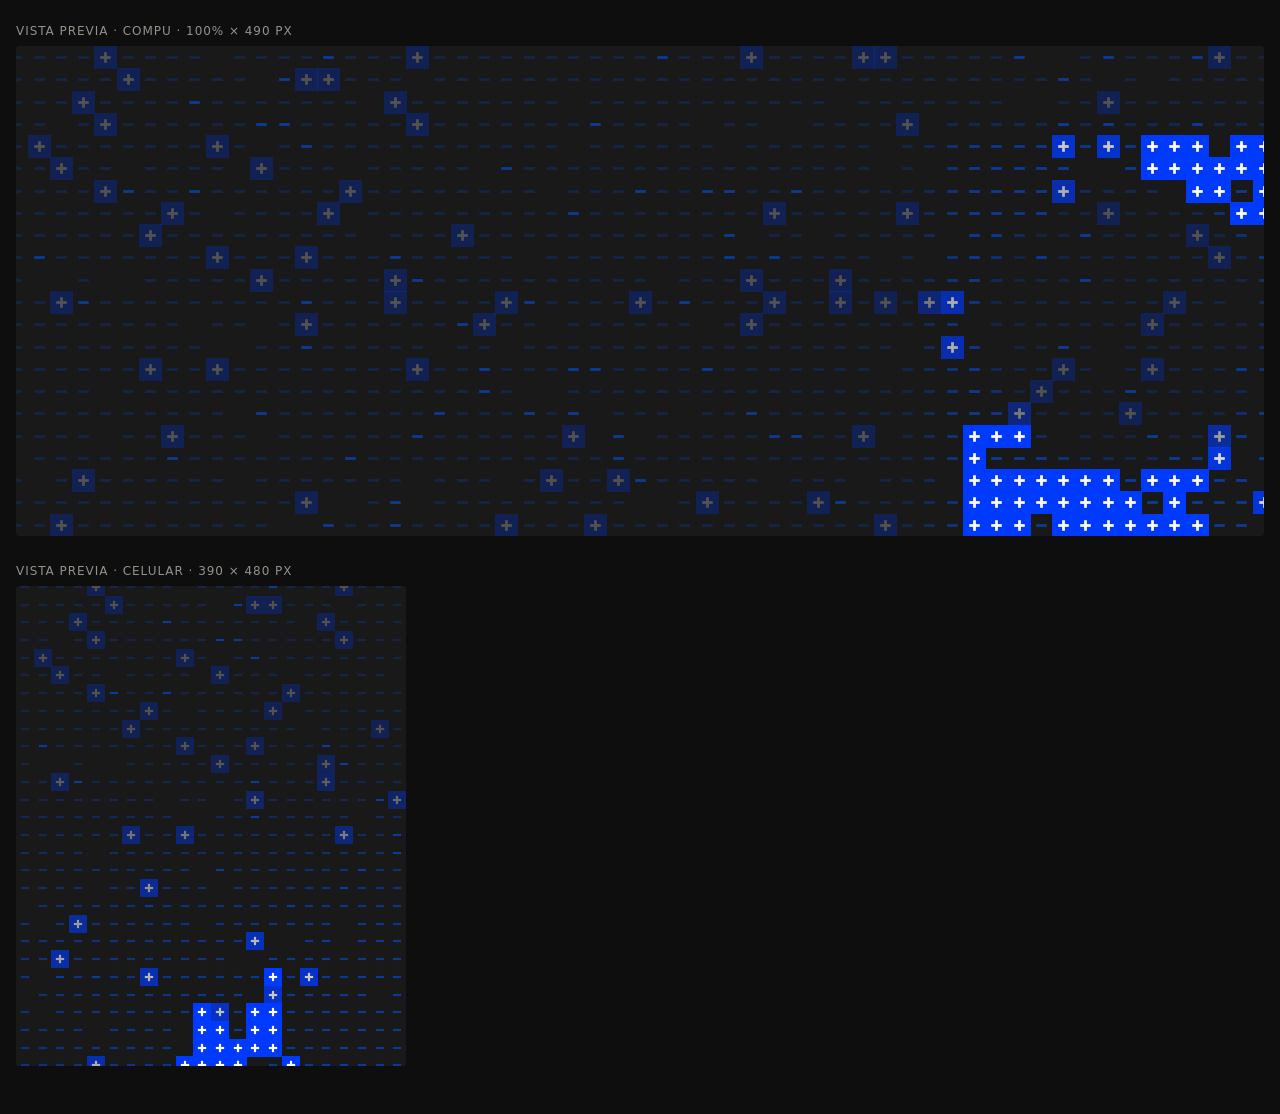
<file: landing-black-friday/fondo-portada-bf.html>
<!doctype html>
<html lang="es">
<head>
<meta charset="utf-8">
<meta name="viewport" content="width=device-width, initial-scale=1">
<title>Fondo portada BF · Rumor</title>
<style>
  /* ====== SOLO DEMO (no copiar) ====== */
  html,body{margin:0;background:#0e0e0e;color:#FFFCF1;font-family:system-ui,-apple-system,"Segoe UI",Roboto,sans-serif}
  .demo-wrap{padding:24px 16px 48px;max-width:1960px;margin:0 auto;display:grid;gap:28px}
  .demo-label{font-size:12px;letter-spacing:.08em;text-transform:uppercase;opacity:.55;margin:0 0 8px}
    .hero{position:relative;overflow:hidden;background:#191919;border-radius:4px}
  .hero--desk{width:100%;height:490px}
  .hero--mob{width:390px;max-width:100%;height:480px}
  /* ====== FIN DEMO ====== */
</style>

<!-- ================================================================
     BLOQUE A COPIAR · 1/3 · CSS
     El contenedor padre (la portada) tiene que tener position:relative.
     ================================================================ -->
<style>
  .rbf-bg{position:absolute;inset:0;z-index:0;overflow:hidden;background:#191919;pointer-events:none}
  .rbf-bg canvas{display:block;width:100%;height:100%}
</style>
</head>
<body>

<div class="demo-wrap">
  <div>
    <p class="demo-label">Vista previa · compu · 100% × 490 px</p>
    <section class="hero hero--desk">
      <!-- ================================================================
           BLOQUE A COPIAR · 2/3 · HTML (va como primer hijo de la portada)
           ================================================================ -->
      <div class="rbf-bg" aria-hidden="true"><canvas></canvas></div>
      <!-- ============================================================== -->
    </section>
  </div>
  <div>
    <p class="demo-label">Vista previa · celular · 390 × 480 px</p>
    <section class="hero hero--mob"><div class="rbf-bg" aria-hidden="true"><canvas></canvas></div></section>
  </div>
</div>

<!-- ================================================================
     BLOQUE A COPIAR · 3/3 · SCRIPT
     Inicializa todos los .rbf-bg de la página. Sin dependencias.
     ================================================================ -->
<script>
(function () {
  'use strict';

  /* ---------- Paleta Rumor ---------- */
  var C = { black: '#191919', blue: '#003AFE', blue2: '#0057FF', white: '#FFFCF1', red: '#E3262B' };

  /* ---------- Tiempo ----------
     Bucle perfecto de 12 s: 3 temas × 4 s. Todo es función de step % STEPS.
     Solo se redibuja cuando cambia el paso (12 por segundo): estética "digital" y muy poco CPU. */
  var CYCLE = 12000;
  var STEPS = 144;
  var INTRO = 1400;          // ms · arranque tipo "cargando" (solo la primera vez, fuera del bucle)
  var WIPE = 0.22;           // fracción de cada tema que dura el barrido al siguiente
  var STATIC_T = 0.12;       // momento usado con prefers-reduced-motion (tema azul)

  /* ---------- Zonas que quedan oscuras (compu) ----------
     Medido sobre la portada real: contenido centrado de 1300 px máx.,
     título hasta el 72% del contenido, contador centrado en el 91% / 57% del alto. */
  var LAYOUT = {
    contentMax: 1300, pad: 32,   // ancho máx. del contenido y margen lateral (px)
    textEnd: 0.72,               // hasta dónde llega el texto (fracción del contenido)
    counterX: 0.91, counterY: 0.57, counterR: 125, // centro y radio exterior del contador (px)
    topBar: 95,                  // franja superior con logo y etiqueta (px)
    avoidPad: 14                 // margen oscuro alrededor de cada elemento data-rbf-avoid (px)
  };

  /* ---------- Temas (dos valores por celda: apagada / prendida) ----------
     off: signo chico sobre negro · on: bloque de color con el signo opuesto
     thr: umbral de la mancha (más alto = menos superficie prendida)            */
  var THEMES = [
    { name: 'azul',   block: C.blue,  onInk: C.white, onG: ['+'],        offInk: C.blue2, offG: '-',   offA: 0.55, thr: -0.02 },
    { name: 'blanco', block: C.white, onInk: C.black, onG: ['%', '50'],  offInk: C.white, offG: 'dot', offA: 0.20, thr: 0.24 },
    { name: 'rojo',   block: C.red,   onInk: C.black, onG: ['-'],        offInk: C.red,   offG: '+',   offA: 0.50, thr: 0.02 }
  ];

  function hash(a, b, c) {
    var h = (Math.imul(a, 374761393) + Math.imul(b, 668265263) + Math.imul(c, 1274126177)) | 0;
    h = Math.imul(h ^ (h >>> 13), 1274126177);
    h ^= h >>> 16;
    return (h >>> 0) / 4294967296;
  }
  function smooth(e0, e1, x) { x = Math.min(1, Math.max(0, (x - e0) / (e1 - e0))); return x * x * (3 - 2 * x); }
  var TAU = 6.283185307;

  /* ---------- Signos vectoriales (sin fuentes remotas) ---------- */
  function drawGlyph(g, ctx, s, color) {
    ctx.fillStyle = color; ctx.strokeStyle = color;
    var t = Math.max(1, s * 0.12), L = s * 0.46;
    if (g === '+') { ctx.fillRect(-L / 2, -t / 2, L, t); ctx.fillRect(-t / 2, -L / 2, t, L); }
    else if (g === '-') { ctx.fillRect(-L / 2, -t / 2, L, t); }
    else if (g === 'dot') { ctx.beginPath(); ctx.arc(0, 0, s * 0.09, 0, TAU); ctx.fill(); }
    else if (g === '%') {
      var r = s * 0.1, o = s * 0.15;
      ctx.lineWidth = t * 0.8;
      ctx.beginPath(); ctx.arc(-o, -o, r, 0, TAU); ctx.stroke();
      ctx.beginPath(); ctx.arc(o, o, r, 0, TAU); ctx.stroke();
      ctx.lineWidth = t * 0.85;
      ctx.beginPath(); ctx.moveTo(L * 0.5, -L * 0.5); ctx.lineTo(-L * 0.5, L * 0.5); ctx.stroke();
    } else {
      ctx.font = '800 ' + Math.round(s * 0.5) + 'px ui-monospace, SFMono-Regular, Menlo, Consolas, "Liberation Mono", monospace';
      ctx.textAlign = 'center'; ctx.textBaseline = 'middle';
      ctx.fillText(g, 0, s * 0.04);
    }
  }

  function sprite(px, block, g, ink) {
    var c = document.createElement('canvas'); c.width = c.height = px;
    var x = c.getContext('2d');
    if (block) x.fillStyle = block, x.fillRect(0, 0, px, px);   // bloques pegados: forman manchas continuas
    x.translate(px / 2, px / 2); drawGlyph(g, x, px, ink);
    return c;
  }
  function buildSprites(px) {
    return THEMES.map(function (T) {
      return {
        on: T.onG.map(function (g) { return sprite(px, T.block, g, T.onInk); }),
        off: sprite(px, null, T.offG, T.offInk)
      };
    });
  }

  function init(root) {
    var canvas = root.querySelector('canvas');
    if (!canvas) { canvas = document.createElement('canvas'); root.appendChild(canvas); }
    var ctx = canvas.getContext('2d', { alpha: false });

    var W = 0, H = 0, dpr = 1, cell = 20, cols = 0, rows = 0, ox = 0, oy = 0, px = 20;
    var U, WT, sprites;
    var lastKey = -1, raf = 0, inView = true;
    var tStart = 0, introDone = false;
    var rm = window.matchMedia ? window.matchMedia('(prefers-reduced-motion: reduce)') : { matches: false };

    /* Rectángulos (relativos al fondo) de los elementos a respetar.
       data-rbf-avoid="text" usa las líneas reales del texto; cualquier otro valor, la caja entera. */
    var avoidEls = [];
    var spread = root.hasAttribute('data-rbf-spread');
    function avoidZones(r) {
      var host = root.parentElement || document;
      avoidEls = Array.prototype.slice.call(host.querySelectorAll('[data-rbf-avoid]'));
      if (!avoidEls.length) return null;
      var out = [];
      avoidEls.forEach(function (el) {
        var rects;
        if (el.getAttribute('data-rbf-avoid') === 'text') {
          var rg = document.createRange(); rg.selectNodeContents(el); rects = rg.getClientRects();
        } else rects = [el.getBoundingClientRect()];
        for (var q = 0; q < rects.length; q++) {
          var b = rects[q]; if (!b.width || !b.height) continue;
          out.push([b.left - r.left, b.top - r.top, b.right - r.left, b.bottom - r.top]);
        }
      });
      return out;
    }

    function layout() {
      var r = root.getBoundingClientRect();
      W = Math.max(1, Math.round(r.width)); H = Math.max(1, Math.round(r.height));
      dpr = Math.min(window.devicePixelRatio || 1, 2);
      canvas.width = Math.round(W * dpr); canvas.height = Math.round(H * dpr);
      cell = Math.max(16, Math.min(24, Math.min(W, H) / 22));
      px = Math.ceil(cell * dpr);
      cols = Math.ceil(W / cell); rows = Math.ceil(H / cell);
      ox = (W - cols * cell) / 2; oy = (H - rows * cell) / 2;
      sprites = buildSprites(px);

      var a = smooth(0.85, 1.7, W / H);          // 0 = celu vertical · 1 = compu apaisada
      var zones = avoidZones(r);                  // elementos marcados con data-rbf-avoid
      var cw = Math.min(W - 2 * LAYOUT.pad, LAYOUT.contentMax), cl = (W - cw) / 2;
      var tEnd = cl + LAYOUT.textEnd * cw, cX = cl + LAYOUT.counterX * cw, cY = H * LAYOUT.counterY;
      var n = cols * rows;
      U = new Float32Array(n); WT = new Float32Array(n);
      for (var j = 0; j < rows; j++) for (var i = 0; i < cols; i++) {
        var k = j * cols + i;
        var xn = (ox + (i + 0.5) * cell) / W, yn = (oy + (j + 0.5) * cell) / H;
        var X = xn * W, Y = yn * H;
        // Dirección del barrido entre temas
        U[k] = (xn * 0.45 + yn * 0.55) * (1 - a) + (xn * 0.85 + yn * 0.15) * a;
        var wm, wd;
        if (zones) {
          // Modo integrado: presencia general con sesgo a la derecha / abajo,
          // y cero detrás de cada elemento marcado.
          wm = smooth(0.35, 0.85, yn) * (0.6 + 0.4 * xn);   // celu: abajo, más a la derecha
          wd = smooth(0.42, 0.8, xn);                       // compu: mitad derecha
          if (spread) { wm = 1; wd = 1; }                  // data-rbf-spread: presencia pareja
          var m = 1;
          for (var z = 0; z < zones.length; z++) {
            var Z = zones[z];
            var dx = Math.max(Z[0] - X, 0, X - Z[2]), dy = Math.max(Z[1] - Y, 0, Y - Z[3]);
            m *= smooth(LAYOUT.avoidPad, LAYOUT.avoidPad + cell * 1.5, Math.sqrt(dx * dx + dy * dy));
            if (!m) break;
          }
          wm *= m; wd *= m;
        } else {
          // Modo genérico (sin marcas): zonas medidas sobre la portada
          wm = smooth(0.3, 0.85, yn) * (0.6 + 0.4 * xn);
          wd = smooth(tEnd, tEnd + 0.07 * cw, X)
             * smooth(LAYOUT.topBar * 0.7, LAYOUT.topBar * 1.15, Y);
          var dc = Math.sqrt((X - cX) * (X - cX) + (Y - cY) * (Y - cY));
          wd *= smooth(LAYOUT.counterR, LAYOUT.counterR * 1.3, dc);
        }
        WT[k] = wm * (1 - a) + wd * a;
      }
      lastKey = -1;
    }

    /* Campo de manchas: suma de ondas con frecuencias temporales enteras → bucle exacto */
    function field(i, j, t) {
      var p = TAU * t;
      return (Math.sin(0.21 * i + 0.13 * j + p + 1.3) +
              Math.sin(-0.12 * i + 0.29 * j - p + 0.4) +
              Math.sin(0.33 * i - 0.17 * j + p + 2.1) * 0.8 +
              Math.sin(0.06 * i + 0.09 * j - 2 * p + 0.7) * 0.9 +
              Math.sin(0.52 * i + 0.41 * j - p + 4.2) * 0.45) / 3.6;
    }

    /* intro: 0..1 durante el arranque, o -1 si ya terminó */
    function draw(t, intro) {
      var step = Math.round(t * STEPS) % STEPS;
      var nT = THEMES.length, seg = t * nT, cur = Math.floor(seg) % nT, local = seg - Math.floor(seg);
      var nxt = (cur + 1) % nT;
      var wipeP = (local - (1 - WIPE)) / WIPE;   // <0: sin barrido · 0..1: barrido en curso

      ctx.setTransform(1, 0, 0, 1, 0, 0);
      ctx.globalAlpha = 1;
      ctx.fillStyle = C.black; ctx.fillRect(0, 0, canvas.width, canvas.height);

      var n = cols * rows;
      for (var k = 0; k < n; k++) {
        var i = k % cols, j = (k / cols) | 0;
        var w = WT[k];
        var h = hash(i, j, step);

        // Arranque: las celdas aparecen al azar y titilan antes de asentarse
        if (intro >= 0) {
          var appear = hash(i, j, 991);
          if (appear > intro) continue;
          if (intro - appear < 0.12) {
            var T0 = THEMES[0];
            var spr0 = h < 0.5 ? sprites[0].on[0] : sprites[0].off;
            ctx.globalAlpha = h < 0.5 ? 0.25 + 0.6 * w : T0.offA;
            ctx.drawImage(spr0, Math.round((ox + i * cell) * dpr), Math.round((oy + j * cell) * dpr));
            continue;
          }
        }

        // ¿Qué tema le toca a esta celda? (barrido con borde irregular)
        var th = cur, edge = false;
        if (wipeP >= 0) {
          var front = wipeP * 1.3 - 0.15;
          var d = U[k] + (hash(i, j, 7) - 0.5) * 0.12 - front;
          if (d < 0) th = nxt;
          edge = d > -0.05 && d < 0.05;
        }
        var T = THEMES[th], S = sprites[th];

        // Valor booleano de la celda
        var f = field(i, j, t) + (hash(i, j, 3) - 0.5) * 0.28;
        var thr = T.thr + (1 - w) * 1.1;
        var on = f > thr;
        if (edge && h < 0.45) on = !on;                          // el frente del barrido "voltea" celdas
        else if (Math.abs(f - thr) < 0.06 && h < 0.3) on = !on;  // bordes de las manchas titilan
        if (w < 0.15) on = false;                                // zona del texto: siempre oscura

        var x = Math.round((ox + i * cell) * dpr), y = Math.round((oy + j * cell) * dpr);
        if (on) {
          var g = S.on.length > 1 ? (hash(i, j, 11) < 0.6 ? 0 : 1) : 0;
          ctx.globalAlpha = 1;
          ctx.drawImage(S.on[g], x, y);
        } else {
          ctx.globalAlpha = T.offA * (0.35 + 0.65 * w);
          ctx.drawImage(S.off, x, y);
        }
      }
      ctx.globalAlpha = 1;
    }

    function now() { return performance.now(); }
    function frame(ts) {
      raf = 0;
      if (!running()) return;
      var el = ts - tStart;
      if (!introDone && el < INTRO) {
        var ip = Math.floor(el / INTRO * 24) / 24;          // también a pasos
        var key = -1000 - Math.round(ip * 24);
        if (key !== lastKey) { lastKey = key; draw(0, ip); }
      } else {
        if (!introDone) { introDone = true; tStart = ts - INTRO; }
        var lt = ((ts - tStart - INTRO) % CYCLE) / CYCLE;
        var s = Math.floor(lt * STEPS);
        if (s !== lastKey) { lastKey = s; draw(s / STEPS, -1); }
      }
      raf = requestAnimationFrame(frame);
    }
    function running() { return inView && !document.hidden && !rm.matches; }
    var pausedAt = 0;
    function update() {
      if (rm.matches) { if (raf) cancelAnimationFrame(raf); raf = 0; draw(STATIC_T, -1); lastKey = -2; return; }
      if (running()) {
        if (!raf) {
          if (pausedAt) { tStart += now() - pausedAt; pausedAt = 0; }   // retoma donde quedó
          raf = requestAnimationFrame(frame);
        }
      } else if (!pausedAt) pausedAt = now();
    }
    function redrawNow() {
      if (rm.matches) return draw(STATIC_T, -1);
      if (!introDone) return draw(0, 0);
      draw(Math.floor((((pausedAt || now()) - tStart - INTRO) % CYCLE) / CYCLE * STEPS) / STEPS, -1);
    }

    layout();
    tStart = now();
    redrawNow();

    if ('ResizeObserver' in window) {
      var pend = 0;
      var ro = new ResizeObserver(function () {
        if (pend) return;
        pend = requestAnimationFrame(function () { pend = 0; layout(); redrawNow(); });
      });
      ro.observe(root);
      avoidEls.forEach(function (el) { ro.observe(el); });
    } else {
      window.addEventListener('resize', function () { layout(); redrawNow(); });
    }
    if (document.fonts && document.fonts.ready) document.fonts.ready.then(function () { layout(); redrawNow(); });
    if ('IntersectionObserver' in window) {
      new IntersectionObserver(function (e) { inView = e[e.length - 1].isIntersecting; update(); }).observe(root);
    }
    document.addEventListener('visibilitychange', update);
    if (rm.addEventListener) rm.addEventListener('change', update);
    update();
  }

  function start() { document.querySelectorAll('.rbf-bg').forEach(init); }
  if (document.readyState === 'loading') document.addEventListener('DOMContentLoaded', start); else start();
})();
</script>
<!-- ============================ FIN BLOQUE ============================ -->
</body>
</html>
</file>
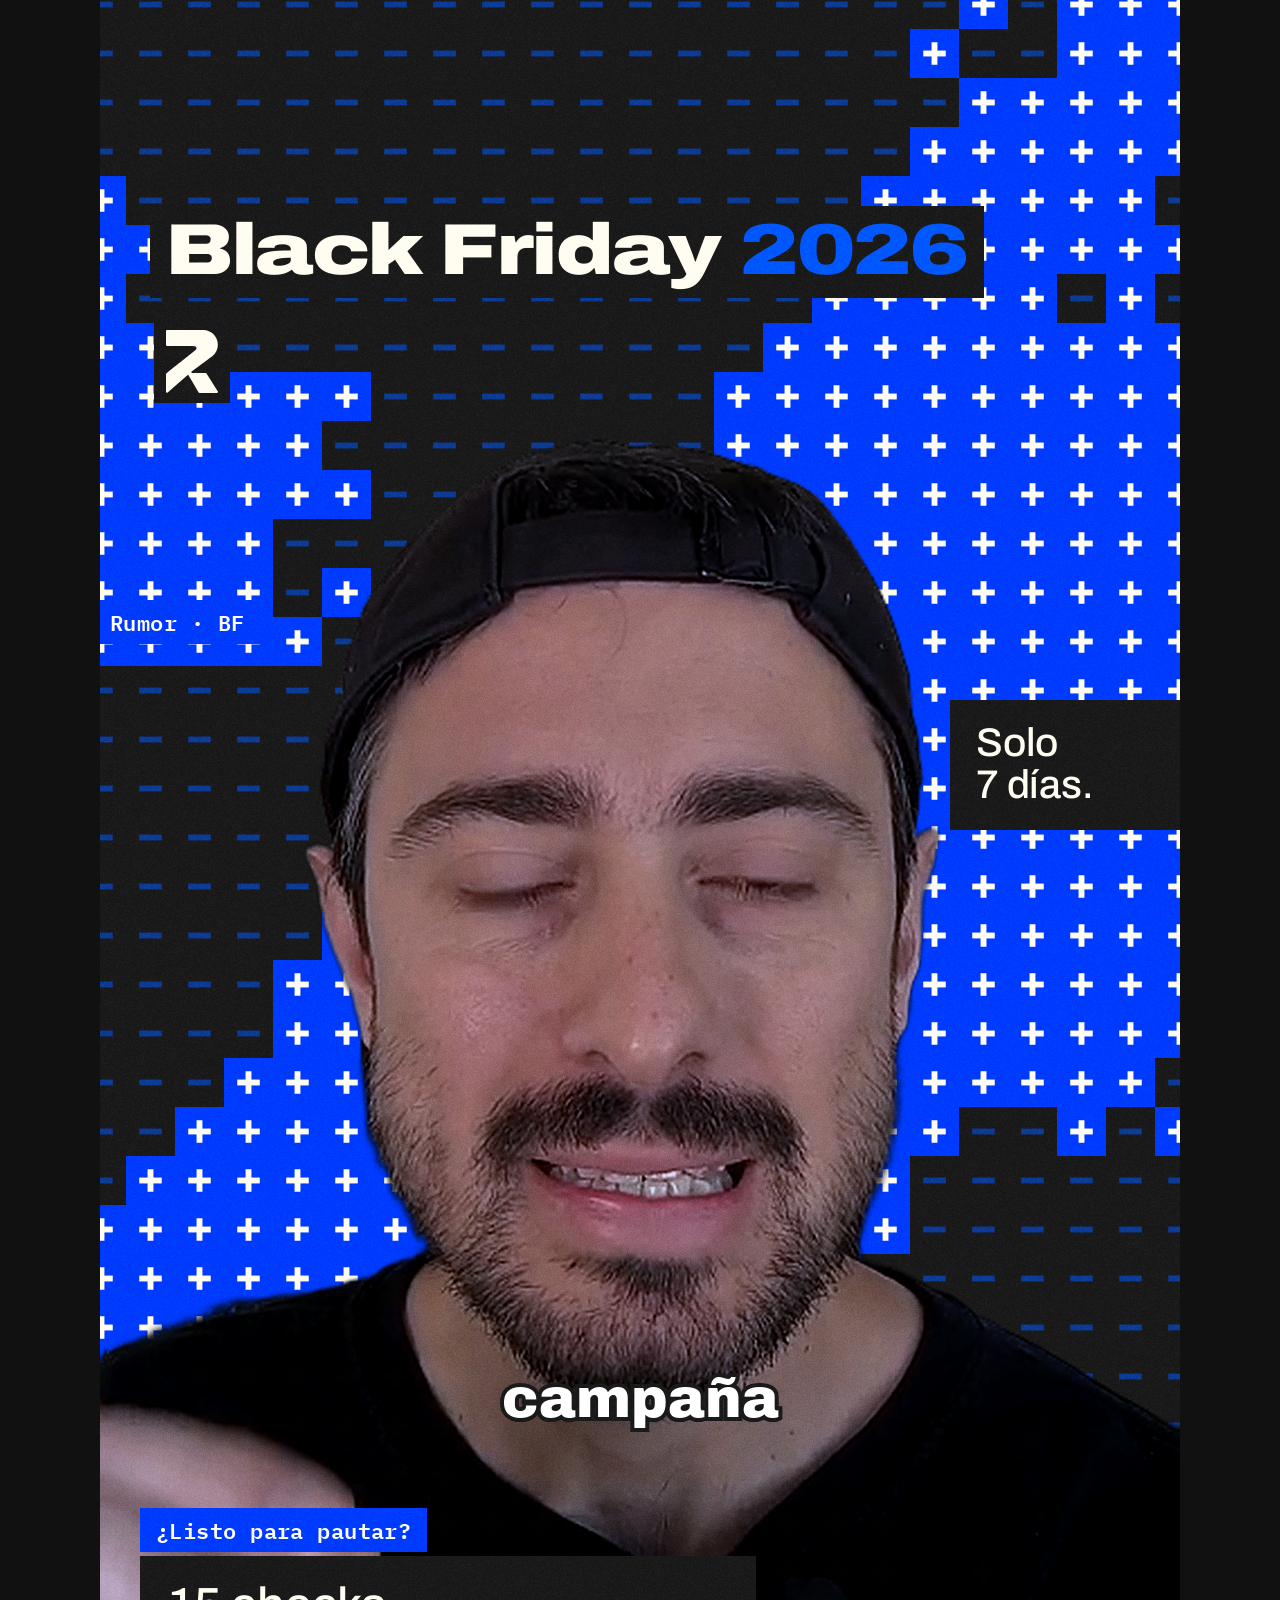
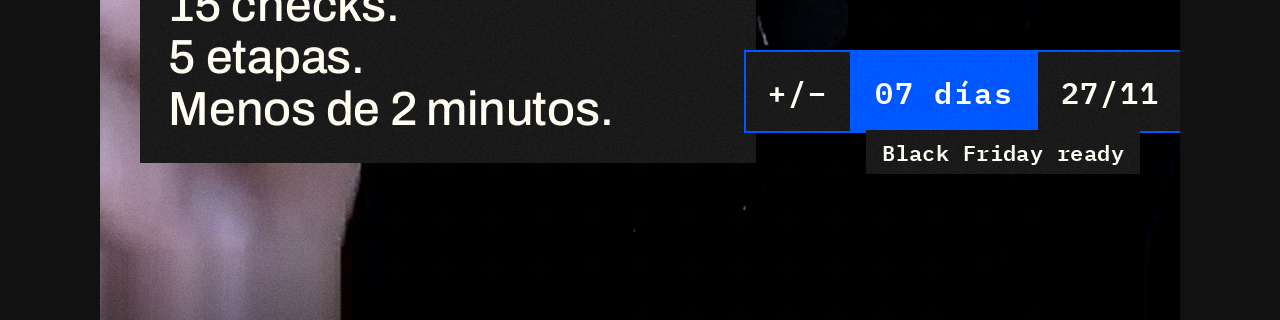
<file: video/reel/prueba.html>
<!doctype html>
<html lang="es">
<head>
<meta charset="utf-8">
<title>Reel BF · cuadro de prueba</title>
<link href="https://fonts.googleapis.com/css2?family=Archivo:wdth,wght@62..125,400..900&family=Archivo+Black&family=IBM+Plex+Mono:wght@500;600&display=block" rel="stylesheet">
<style>
  :root{--black:#191919;--paper:#FFFCF1;--blue:#003AFE;--blue2:#0057FF;--red:#E3262B;--cell:49px}
  html,body{margin:0;background:#111}
  body{display:grid;place-items:center;min-height:100vh}
  #stage{width:1080px;height:1920px;position:relative;background:var(--black);overflow:hidden;font-family:Archivo,Arial,sans-serif;color:var(--paper)}
  body:not(.capture) #stage{transform:scale(calc(100vh / 1920px))}
  .layer{position:absolute;inset:0}
  #bg{display:block;width:100%;height:100%}

  /* Título fijo arriba (dentro de zona segura) */
  /* Título como el footer del artefacto: alineado a la izquierda + isotipo */
  .title{position:absolute;left:66px;top:206px;display:flex;flex-direction:column;align-items:flex-start;gap:22px}
  .title b{font-weight:900;font-stretch:125%;font-variation-settings:"wdth" 125;font-size:72px;line-height:1;letter-spacing:-.02em;color:var(--paper)}
  .title em{font-style:normal;color:var(--blue2)}
  .title svg{width:52px;height:auto;display:block}
  .title b{background:var(--black);padding:8px 16px 12px;margin-left:-16px}
  .title svg{background:var(--black);padding:10px 12px;margin-left:-12px;box-sizing:content-box}

  /* Recuadros con copies (estilo Boolean Sequence) */
  .box{position:absolute;background:var(--black);color:var(--paper);font-weight:500;font-size:31px;line-height:1.18;padding:18px 22px 20px;letter-spacing:-.005em}
  .tag{position:absolute;background:var(--blue);color:var(--paper);font-family:"IBM Plex Mono",monospace;font-weight:600;font-size:21px;letter-spacing:.02em;padding:9px 14px;line-height:1}
  .tag.k{background:var(--black);color:var(--paper)}
  .seg{position:absolute;display:flex;font-family:"IBM Plex Mono",monospace;font-weight:600;font-size:21px;letter-spacing:.06em}
  .seg i{font-style:normal;display:block;padding:.55em .75em;border:2px solid var(--blue2);margin-left:-2px;background:var(--black);color:var(--paper)}
  .seg i.on{background:var(--blue2);color:#fff}

  /* Sujeto */
  /* Marco del sujeto: corta el torso; la cabeza sale por arriba del marco */
  .panel{position:absolute;left:156px;top:700px;width:768px;height:540px;background:var(--black);
    background-image:radial-gradient(circle,rgba(255,252,241,.13) 1.4px,transparent 1.8px);background-size:24.5px 24.5px}
  .frame{position:absolute;left:156px;top:700px;width:768px;height:540px;pointer-events:none;
    border:2px solid rgba(255,252,241,.55);border-top-color:transparent}
  .panel::before{content:"";position:absolute;left:0;right:0;top:0;border-top:2px solid rgba(255,252,241,.55)}
  .frame i{position:absolute;width:12px;height:12px;background:var(--paper)}
  .frame i:nth-child(1){left:-7px;top:-7px}.frame i:nth-child(2){right:-7px;top:-7px}
  .frame i:nth-child(3){left:-7px;bottom:-7px}.frame i:nth-child(4){right:-7px;bottom:-7px}
  #sujeto{position:absolute;left:0;top:-89px;width:1080px}  /* cabeza en y≈440, mentón ≈1300 */

  /* Subtítulo: una palabra, posición fija */
  /* Subtítulo: una palabra, posición fija. 55 px = tamaño 55 de Premiere en secuencia 1080×1920 */
  .sub{position:absolute;left:0;right:0;top:1372px;text-align:center;font-family:"Archivo Black","Arial Black",Arial,sans-serif;font-size:55px;line-height:1;
    color:#fff;-webkit-text-stroke:8px var(--black);paint-order:stroke fill;text-shadow:0 4px 0 var(--black)}

  #grain{position:absolute;inset:0;width:100%;height:100%;mix-blend-mode:soft-light;opacity:.22;pointer-events:none}

  /* Guías de zona segura de Instagram Reels (solo con ?guias) */
  .guides{display:none;position:absolute;inset:0;pointer-events:none}
  .guias .guides{display:block}
  .guides div{position:absolute;background:rgba(227,38,43,.28);outline:2px dashed #E3262B}
  .guides b{position:absolute;font:600 22px "IBM Plex Mono",monospace;color:#fff;background:#E3262B;padding:4px 8px}
</style>
</head>
<body>
<div id="stage">
  <canvas id="bg" class="layer" width="1080" height="1920"></canvas>

  <!-- detrás del sujeto: asoman a los costados y se van por los bordes -->
  <div class="tag" style="left:-6px;top:600px;font-size:22px;padding:11px 16px">Rumor · BF</div>
  <div class="box" style="left:850px;top:700px;width:260px;font-size:40px;line-height:1.05;padding:22px 26px 24px">Solo<br>7 días.</div>

  <img id="sujeto" src="prueba/sujeto-completo.png" alt="">

  <!-- delante del sujeto: parte baja del cuadro, más grandes y sueltos -->
  <div class="tag" style="left:40px;top:1508px;font-size:22px;padding:11px 16px">¿Listo para pautar?</div>
  <div class="box" style="left:40px;top:1556px;width:560px;font-size:48px;line-height:1.08;padding:24px 28px 28px">15 checks.<br>5 etapas.<br>Menos de 2 minutos.</div>
  <div class="seg" style="right:-4px;top:1650px;font-size:30px"><i>+/−</i><i class="on">07 días</i><i>27/11</i></div>
  <div class="tag k" style="right:40px;top:1730px;font-size:22px;padding:11px 16px">Black Friday ready</div>

  <div class="title"><b>Black Friday <em>2026</em></b>
    <svg viewBox="0 0 119.52 144.65" aria-label="Rumor"><path fill="#FFFCF1" d="M119.2,141.6l-26.12-41.65c-.36-.56-.99-.9-1.660-.9h-31.2c-1.85,0-2.680-2.31-1.260-3.49l48.05-35.88c7.730-6.400,12.210-15.920,12.210-25.960h0C119.22,15.09,104.13,0,85.52,0H1.97C.88,0,0,.88,0,1.970v32.680c0,1.090.88,1.970,1.970,1.970h59.090c10.400,0,12.250,5.300,4.130,11.790l-30.310,24.180c-15.840,12.640-30.700,24.490-34.130,27.230-.47.370-.74.940-.74,1.540v41.160c0,1.670,1.950,2.580,3.230,1.520l45.930-40.100c.94-.78,2.350-.53,2.960.52l22.910,39.200c.35.610,1,.98,1.700.98h40.810c1.560,0,2.510-1.730,1.660-3.040Z"/></svg></div>
  <div class="sub" id="sub">campaña</div>

  <canvas id="grain" width="1080" height="1920"></canvas>

  <div class="guides">
    <div style="left:0;right:0;top:0;height:269px"></div><b style="left:12px;top:12px">zona UI superior</b>
    <div style="left:0;right:0;bottom:0;height:672px"></div><b style="left:12px;bottom:620px">zona UI inferior (descripción, usuario)</b>
    <div style="right:0;top:269px;width:120px;bottom:672px"></div><b style="right:4px;top:1190px">botones</b>
    <div style="left:0;top:269px;width:65px;bottom:672px"></div>
  </div>
</div>
<script src="../bf-fondo/grid.js"></script>
<script>
  const Q = new URLSearchParams(location.search);
  if (Q.has('capture')) document.body.classList.add('capture');
  if (Q.has('guias')) document.body.classList.add('guias');
  if (Q.has('fondo')) document.body.classList.add('con-fondo');
  const G = RumorGrid(document.getElementById('bg'), { modo: 'pleno' });

  // grano determinista (cambia a 12 pasos/seg como el fondo)
  const gc = document.getElementById('grain'), gx = gc.getContext('2d'), gimg = gx.createImageData(1080, 1920);
  function grain(step) {
    let s = (step * 2654435761) >>> 0;
    const d = gimg.data;
    for (let i = 0; i < d.length; i += 4) {
      s ^= s << 13; s >>>= 0; s ^= s >>> 17; s ^= s << 5; s >>>= 0;
      const v = 128 + ((s & 255) - 128) * 0.55;
      d[i] = d[i + 1] = d[i + 2] = v; d[i + 3] = 255;
    }
    gx.putImageData(gimg, 0, 0);
  }
  window.DURATION = 1;
  window.seek = t => {
    const lt = (t % G.CYCLE) / G.CYCLE, step = Math.floor(lt * G.STEPS);
    G.draw(step / G.STEPS, -1); grain(step);
  };
  window.seek(Number(Q.get('t') || 2));
</script>
</body>
</html>
</file>
